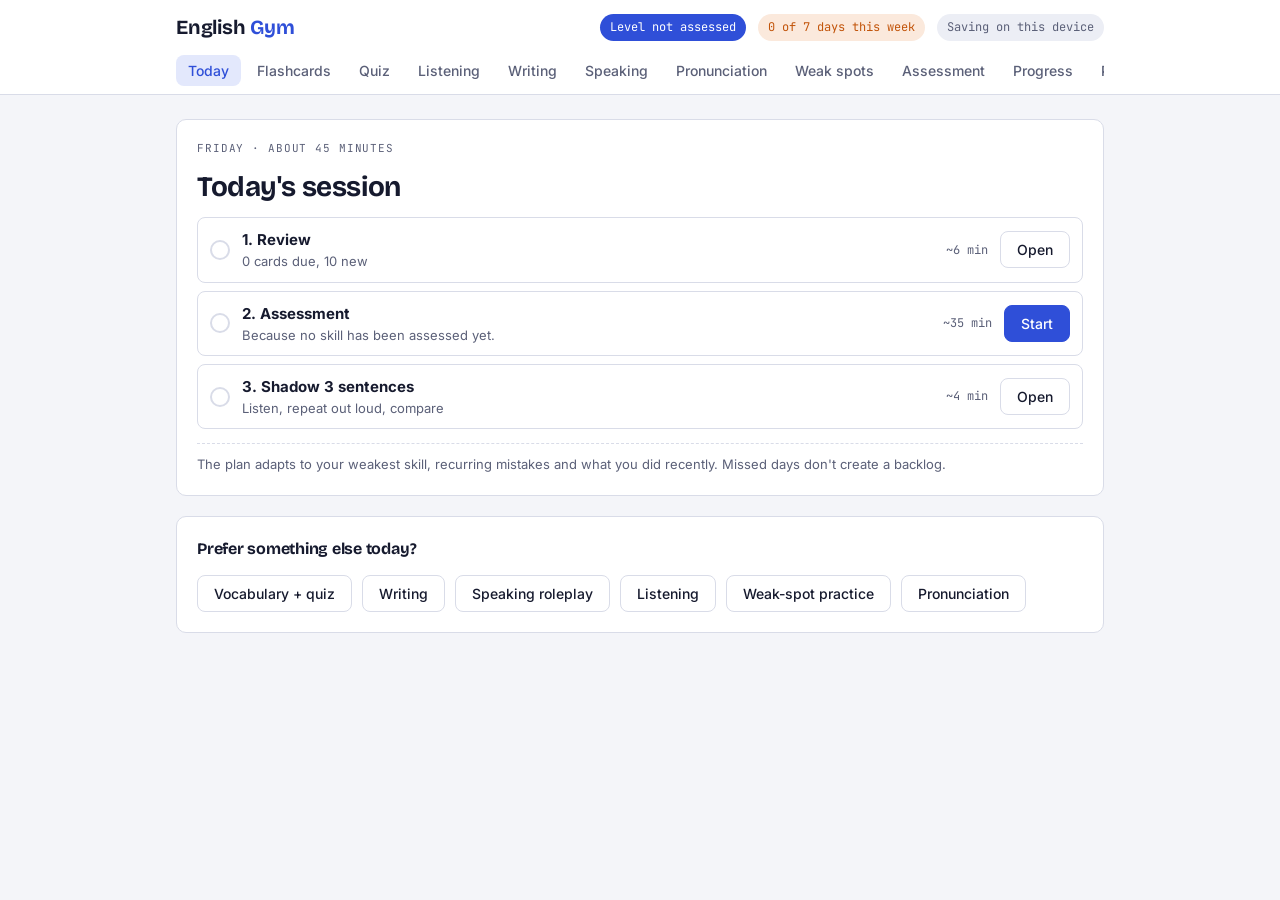
<file: index.html>
<!doctype html><html lang="en"><head><meta charset="utf-8">
<meta name="viewport" content="width=device-width,initial-scale=1,viewport-fit=cover">
<meta name="theme-color" content="#2f4fd8"><link rel="manifest" href="manifest.json">
<link rel="icon" href="icon-192.png"><link rel="apple-touch-icon" href="icon-192.png">
<style>*,*::before,*::after{box-sizing:border-box}html,body{margin:0}body{background:var(--bg,#f4f5f9)}</style>
<title>Paulik's English Gym</title>
<meta name="claude:viewport-fit-sides" content="cover">
<link rel="preconnect" href="https://fonts.googleapis.com">
<link rel="stylesheet" href="https://fonts.googleapis.com/css2?family=Bricolage+Grotesque:opsz,wght@12..96,500;12..96,700&family=Inter:wght@400;500;600&family=JetBrains+Mono:wght@500&display=swap">
<style>
/* Layout: sticky top bar with level + streak, tab rail, one working panel per mode, max 960px */
:root{
  --bg:#f4f5f9; --surface:#ffffff; --sunk:#eceef5; --line:#d9dce8;
  --fg:#161a2e; --muted:#5b6078; --accent:#2f4fd8; --accent-ink:#ffffff; --accent-soft:#e3e8fc;
  --warm:#c2540a; --warm-soft:#fbe9dc; --good:#1f8a4c; --good-soft:#e0f3e7; --bad:#c22f3a; --bad-soft:#fbe4e6;
  --display:"Bricolage Grotesque", "Segoe UI", system-ui, sans-serif;
  --body:"Inter", system-ui, -apple-system, "Segoe UI", sans-serif;
  --mono:"JetBrains Mono", ui-monospace, Menlo, monospace;
  --r:10px;
}
@media (prefers-color-scheme: dark){:root:not([data-theme="light"]){
  --bg:#10121c; --surface:#181b29; --sunk:#202436; --line:#2d3247;
  --fg:#e9ebf5; --muted:#9aa0bb; --accent:#7f97ff; --accent-ink:#0d1020; --accent-soft:#232c55;
  --warm:#f59a5b; --warm-soft:#3a2617; --good:#5cc98a; --good-soft:#173324; --bad:#f17a83; --bad-soft:#3b1c20; color-scheme:dark}}
:root[data-theme="dark"]{
  --bg:#10121c; --surface:#181b29; --sunk:#202436; --line:#2d3247;
  --fg:#e9ebf5; --muted:#9aa0bb; --accent:#7f97ff; --accent-ink:#0d1020; --accent-soft:#232c55;
  --warm:#f59a5b; --warm-soft:#3a2617; --good:#5cc98a; --good-soft:#173324; --bad:#f17a83; --bad-soft:#3b1c20; color-scheme:dark}
*{box-sizing:border-box}
body{background:var(--bg);color:var(--fg);font-family:var(--body);font-size:15px;line-height:1.55}
body::before{content:"";position:fixed;inset:0 0 auto;height:env(safe-area-inset-top,0px);z-index:10;background:var(--surface)}
.wrap{max-width:960px;margin:0 auto;padding-left:max(16px,env(safe-area-inset-left,0px));padding-right:max(16px,env(safe-area-inset-right,0px))}
header.top{position:sticky;top:env(safe-area-inset-top,0px);z-index:5;background:var(--surface);border-bottom:1px solid var(--line)}
.topin{display:flex;align-items:center;gap:12px;padding-block:12px;flex-wrap:wrap}
.brand{font-family:var(--display);font-weight:700;font-size:20px;letter-spacing:-.01em;margin-right:auto}
.brand span{color:var(--accent)}
.pill{font-family:var(--mono);font-size:12px;padding:4px 10px;border-radius:999px;background:var(--sunk);color:var(--muted);white-space:nowrap}
.pill.lvl{background:var(--accent);color:var(--accent-ink)}
.pill.fire{background:var(--warm-soft);color:var(--warm)}
nav.tabs{display:flex;gap:4px;overflow-x:auto;padding-bottom:8px;scrollbar-width:none}
nav.tabs::-webkit-scrollbar{display:none}
nav.tabs button{flex:0 0 auto;border:0;background:transparent;color:var(--muted);font:500 14px var(--body);padding:7px 12px;border-radius:8px;cursor:pointer}
nav.tabs button[aria-selected="true"]{background:var(--accent-soft);color:var(--accent)}
nav.tabs button:hover{color:var(--fg)}
main{padding-block:24px 64px;display:grid;gap:20px}
h1,h2,h3{font-family:var(--display);letter-spacing:-.015em;text-wrap:balance;margin:0}
h1{font-size:28px;line-height:1.15}
h2{font-size:21px}
h3{font-size:16px}
p{margin:0}
.muted{color:var(--muted)}
.small{font-size:13px}
.eyebrow{font-family:var(--mono);font-size:11px;text-transform:uppercase;letter-spacing:.08em;color:var(--muted)}
.panel{background:var(--surface);border:1px solid var(--line);border-radius:var(--r);padding:20px;display:grid;gap:14px;min-width:0}
.grid2{display:grid;grid-template-columns:repeat(auto-fit,minmax(260px,1fr));gap:16px}
.row{display:flex;gap:10px;flex-wrap:wrap;align-items:center}
.btn{border:1px solid var(--line);background:var(--surface);color:var(--fg);font:500 14px var(--body);padding:9px 16px;border-radius:8px;cursor:pointer}
.btn:hover{border-color:var(--accent)}
.btn.primary{background:var(--accent);border-color:var(--accent);color:var(--accent-ink)}
.btn.ghost{border-color:transparent;background:transparent;color:var(--accent);padding-inline:8px}
.btn:disabled{opacity:.5;cursor:not-allowed}
.btn:focus-visible,nav.tabs button:focus-visible,.opt:focus-visible,textarea:focus-visible,input:focus-visible,select:focus-visible{outline:2px solid var(--accent);outline-offset:2px}
.banner{background:var(--accent-soft);border-radius:var(--r);padding:16px 20px;display:flex;gap:14px;align-items:center;flex-wrap:wrap}
.banner p{flex:1 1 260px}
.stats{display:grid;grid-template-columns:repeat(auto-fit,minmax(130px,1fr));gap:12px}
.stat{background:var(--sunk);border-radius:8px;padding:12px 14px}
.stat b{display:block;font-family:var(--display);font-size:26px;font-variant-numeric:tabular-nums}
.stat span{font-size:12px;color:var(--muted)}
.mission{display:grid;gap:8px;margin:0;padding:0;list-style:none}
.mission li{display:flex;gap:12px;align-items:center;padding:10px 12px;border:1px solid var(--line);border-radius:8px}
.mission li .t{flex:1;min-width:0}
.mission li .min{font-family:var(--mono);font-size:12px;color:var(--muted)}
.check{width:20px;height:20px;border-radius:50%;border:2px solid var(--line);flex:0 0 auto}
.check.on{background:var(--good);border-color:var(--good)}
.tag{display:inline-block;font-family:var(--mono);font-size:11px;padding:2px 8px;border-radius:4px;background:var(--sunk);color:var(--muted)}
.tag.it{background:var(--accent-soft);color:var(--accent)}
.tag.gen{background:var(--warm-soft);color:var(--warm)}
/* flashcard */
.card{border:1px solid var(--line);border-radius:14px;padding:28px 24px;min-height:220px;display:grid;align-content:center;gap:10px;text-align:center;background:var(--surface)}
.card .word{font-family:var(--display);font-size:34px;font-weight:700;line-height:1.1;overflow-wrap:anywhere}
.card .def{font-size:16px}
.card .ex{font-style:italic;color:var(--muted)}
.rate{display:grid;grid-template-columns:repeat(4,1fr);gap:8px}
.rate .btn{display:grid;gap:2px;padding:10px 6px;text-align:center}
.rate .btn small{font-family:var(--mono);font-size:11px;color:var(--muted)}
.rate .again{border-color:var(--bad)} .rate .easy{border-color:var(--good)}
/* quiz */
.opts{display:grid;gap:8px}
.opt{text-align:left;border:1px solid var(--line);background:var(--surface);color:var(--fg);font:15px var(--body);padding:11px 14px;border-radius:8px;cursor:pointer}
.opt:hover{border-color:var(--accent)}
.opt.right{background:var(--good-soft);border-color:var(--good)}
.opt.wrong{background:var(--bad-soft);border-color:var(--bad)}
.progressbar{height:6px;background:var(--sunk);border-radius:3px;overflow:hidden}
.progressbar i{display:block;height:100%;background:var(--accent)}
textarea,input[type=text],select{width:100%;font:15px var(--body);color:var(--fg);background:var(--surface);border:1px solid var(--line);border-radius:8px;padding:10px 12px}
textarea{min-height:200px;resize:vertical;line-height:1.6}
label.f{display:grid;gap:6px;font-weight:500;font-size:14px}
.chips{display:flex;flex-wrap:wrap;gap:8px}
.chips label{display:flex;gap:6px;align-items:center;border:1px solid var(--line);border-radius:999px;padding:6px 12px;font-size:14px;cursor:pointer}
.chips input{accent-color:var(--accent)}
.fb{display:grid;gap:12px}
.score{font-family:var(--display);font-size:40px;font-weight:700;color:var(--accent);line-height:1}
.corr{border-left:3px solid var(--warm);padding:6px 12px;display:grid;gap:2px;background:var(--sunk);border-radius:0 6px 6px 0}
.corr del{color:var(--bad)} .corr ins{color:var(--good);text-decoration:none;font-weight:600}
.chat{display:grid;gap:10px;max-height:420px;overflow-y:auto;padding:4px}
.msg{max-width:85%;padding:10px 14px;border-radius:12px;overflow-wrap:anywhere}
.msg.them{background:var(--sunk);justify-self:start;border-bottom-left-radius:4px}
.msg.me{background:var(--accent);color:var(--accent-ink);justify-self:end;border-bottom-right-radius:4px}
.msg .who{font-family:var(--mono);font-size:10px;text-transform:uppercase;letter-spacing:.08em;opacity:.7;display:flex;gap:6px;align-items:center}
.speak{border:0;background:none;color:inherit;cursor:pointer;font-size:12px;padding:0;text-decoration:underline}
.scen{display:grid;grid-template-columns:repeat(auto-fit,minmax(220px,1fr));gap:10px}
.scen button{text-align:left;display:grid;gap:4px;border:1px solid var(--line);background:var(--surface);color:var(--fg);padding:14px;border-radius:10px;cursor:pointer;font:14px var(--body)}
.scen button:hover{border-color:var(--accent)}
.scen b{font-family:var(--display);font-size:16px}
table{border-collapse:collapse;width:100%;font-size:14px}
th,td{text-align:left;padding:8px 10px;border-bottom:1px solid var(--line);vertical-align:top}
th{font-family:var(--mono);font-size:11px;text-transform:uppercase;letter-spacing:.06em;color:var(--muted);font-weight:500}
td.num{font-variant-numeric:tabular-nums;font-family:var(--mono)}
.tablewrap{overflow-x:auto}
.bars{display:flex;align-items:flex-end;gap:4px;height:90px;border-bottom:1px solid var(--line)}
.bars div{flex:1;background:var(--accent);border-radius:3px 3px 0 0;min-height:2px;position:relative}
.bars div.zero{background:var(--line)}
.barlabels{display:flex;gap:4px;font-family:var(--mono);font-size:10px;color:var(--muted)}
.barlabels span{flex:1;text-align:center}
.note{font-size:13px;color:var(--muted);border-top:1px dashed var(--line);padding-top:10px}
.toast{position:fixed;left:50%;transform:translateX(-50%);bottom:calc(20px + env(safe-area-inset-bottom,0px));background:var(--fg);color:var(--bg);padding:10px 18px;border-radius:8px;font-size:14px;z-index:20}
.thinking{color:var(--muted);font-style:italic}
@media (prefers-reduced-motion: no-preference){.card,.panel{animation:rise .25s ease-out}@keyframes rise{from{transform:translateY(4px)}to{transform:none}}}
@media (max-width:480px){.card .word{font-size:28px}.rate .btn{font-size:13px}h1{font-size:24px}}
.chip{display:inline-block;font-family:var(--mono);font-size:11px;padding:2px 8px;border-radius:999px;background:var(--sunk);color:var(--muted);white-space:nowrap}
.chip.bad{background:var(--bad-soft);color:var(--bad)} .chip.warn{background:var(--warm-soft);color:var(--warm)} .chip.good{background:var(--good-soft);color:var(--good)}
.good-t{color:var(--good)} .bad-t{color:var(--bad)} .warn-t{color:var(--warm)}
.stat .sub{display:block;font-size:11px;color:var(--muted);margin-top:2px}
.opt.sel{border-color:var(--accent);background:var(--accent-soft)}
.reading{white-space:pre-wrap;background:var(--sunk);border-radius:8px;padding:14px 16px;line-height:1.7;max-width:68ch}
.crit{display:grid;gap:6px}
.crit>div{display:grid;grid-template-columns:minmax(120px,160px) 1fr 28px;gap:10px;align-items:center;font-size:14px}
.meter{height:8px;background:var(--sunk);border-radius:4px;overflow:hidden}.meter i{display:block;height:100%;background:var(--accent)}
details.panel>summary{cursor:pointer;list-style:none}
details.panel>summary::-webkit-details-marker{display:none}
details.panel>summary::before{content:"▸ ";color:var(--muted)} details.panel[open]>summary::before{content:"▾ "}
details>summary{cursor:pointer}
.fs{border:0;padding:0;margin:0;display:grid;gap:8px}.fs legend{font-weight:500;font-size:14px;margin-bottom:6px}
.corr.accent{border-left-color:var(--accent)}
.card input{max-width:360px;justify-self:center;text-align:center}
ol.mission{counter-reset:none}
.words{display:flex;flex-wrap:wrap;gap:6px;margin:0}
.words .w{font-family:var(--mono);font-size:13px;padding:3px 8px;border-radius:4px}
.words .w.ok{background:var(--good-soft);color:var(--good)} .words .w.miss{background:var(--bad-soft);color:var(--bad);text-decoration:underline dotted}
.pron-s{font-size:24px}
.mono-mark{font-family:var(--mono);font-size:14px;color:var(--accent);overflow-wrap:anywhere}
.spark svg{display:block;max-width:100%}
.reading p:last-child{margin-bottom:0}
</style>
<header class="top">
  <div class="wrap">
    <div class="topin">
      <div class="brand">English <span>Gym</span></div>
      <span class="pill lvl" id="hdrLevel">Level ?</span>
      <span class="pill fire" id="hdrStreak">this week</span>
      <span class="pill" id="hdrSync">Saving on this device</span>
    </div>
    <nav class="tabs" role="tablist" id="tabs"></nav>
  </div>
</header>
<main class="wrap" id="main"></main>
<div class="toast" id="toast" hidden></div>
<script>
/* Standalone (installed app) platform layer. Replaces the Claude runtime with the
   browser's own speech APIs. No Claude features, no account sync: those return null. */
window.EG_STANDALONE=true;
(function(){
  function webTTS(){
    const ss=window.speechSynthesis;if(!ss||typeof SpeechSynthesisUtterance==="undefined")return null;
    const ORDER=["buttery","airy","glassy","rounded"];
    let stateFns=[],cancelled=false,speaking=false;
    function emit(state,reason){stateFns.forEach(f=>{try{f({state,reason})}catch(e){}})}
    function pickVoices(){
      const want=(window.EG_VARIETY==="US")?"en-US":"en-GB";
      const all=ss.getVoices().filter(v=>/^en[-_]/i.test(v.lang));
      const norm=v=>v.lang.replace("_","-");
      const pref=all.filter(v=>norm(v)===want),rest=all.filter(v=>norm(v)!==want);
      return pref.concat(rest);
    }
    function speakOne(line,vs){return new Promise((res,rej)=>{
      const u=new SpeechSynthesisUtterance(String(line.text||""));
      const i=Math.max(0,ORDER.indexOf(line.voice||"buttery"));
      if(vs.length)u.voice=vs[i%vs.length];u.lang=u.voice?u.voice.lang:((window.EG_VARIETY==="US")?"en-US":"en-GB");
      u.rate=Math.min(1.5,Math.max(0.7,line.rate||1));
      u.onend=()=>res();u.onerror=e=>rej({code:(e&&e.error==="interrupted"||e&&e.error==="canceled")?"viewer_stopped":"unavailable",message:String(e&&e.error||"speech error")});
      ss.speak(u);
    })}
    return {
      async speak(input,opts){
        const lines=(Array.isArray(input)?input:[{text:input,...(opts||{})}]);
        ss.cancel();cancelled=false;speaking=true;emit("speaking");
        if(!ss.getVoices().length)await new Promise(r=>{ss.onvoiceschanged=r;setTimeout(r,1500)});
        const vs=pickVoices();
        try{for(const l of lines){if(cancelled)throw{code:"viewer_stopped"};await speakOne(l,vs)}speaking=false;emit("idle","completed")}
        catch(e){speaking=false;emit("idle","viewer_stopped");throw e}
      },
      stop(){cancelled=true;ss.cancel()},
      onState(f){stateFns.push(f);return()=>{stateFns=stateFns.filter(x=>x!==f)}}
    };
  }
  function webDict(){
    const R=window.SpeechRecognition||window.webkitSpeechRecognition;if(!R)return null;
    let P=[],F=[],St=[],rec=null,stopWait=null;
    const fire=(arr,v)=>arr.forEach(f=>{try{f(v)}catch(e){}});
    const sub=(arr,f)=>{arr.push(f);return()=>{const i=arr.indexOf(f);if(i>=0)arr.splice(i,1)}};
    return {
      onPartial:f=>sub(P,f),onFinal:f=>sub(F,f),onState:f=>sub(St,f),
      start(){return new Promise((res,rej)=>{
        try{if(rec)rec.abort()}catch(e){}
        rec=new R();rec.lang="en-GB";rec.continuous=true;rec.interimResults=true;
        let ok=false;
        rec.onstart=()=>{ok=true;fire(St,{state:"listening"});res()};
        rec.onresult=ev=>{let interim="";for(let i=ev.resultIndex;i<ev.results.length;i++){const r=ev.results[i];if(r.isFinal)fire(F,{text:r[0].transcript.trim()});else interim+=r[0].transcript}if(interim)fire(P,{text:interim.trim()})};
        rec.onerror=ev=>{const code=(ev.error==="not-allowed"||ev.error==="service-not-allowed")?"not_granted":"unavailable";if(!ok)rej({code,message:ev.error})};
        rec.onend=()=>{rec=null;fire(St,{state:"idle",reason:"stopped"});if(stopWait){stopWait();stopWait=null}};
        try{rec.start()}catch(e){rej({code:"unavailable",message:String(e)})}
      })},
      stop(){return new Promise(r=>{if(!rec)return r();stopWait=r;try{rec.stop()}catch(e){r()}setTimeout(r,3000)})}
    };
  }
  const caps={tts:webTTS(),dictation:webDict()};
  window.claude={use:n=>Promise.resolve(caps[n]||null)};
  if("serviceWorker" in navigator&&location.protocol!=="file:")window.addEventListener("load",()=>navigator.serviceWorker.register("sw.js").catch(()=>{}));
})();
</script>
<script>
/* ================= CONTENT ================= */
const LEVELS=["A2","B1","B2","C1"];
const ALL_LEVELS=["A1","A2","B1","B2","C1","C2"];
const CATS=["articles","prepositions","present perfect","past tenses","tenses (other)","question formation","word order","conditionals","passive","verb patterns","countables","subject-verb agreement","collocations","linkers","vocabulary","naturalness & register","spelling & punctuation","other"];
const SKILLS=[["grammar","Grammar & vocabulary"],["reading","Reading"],["listening","Listening"],["writing","Writing"],["speaking","Speaking"]];

/* Vocabulary. Order of the first 60 items must never change: card ids are "d"+index and your review history is keyed on them.
   Fields: w, pos/cat, hu (Hungarian meaning), def, ex, track (gen|it), lvl, syn?, ant?, note? */
const DECK_RAW=[
["get the hang of","expression","ráérez, belejön","to learn how to do something after some practice","After a week I finally got the hang of the new keyboard shortcuts.","gen","B1"],
["look forward to","phrasal verb","(örömmel) vár valamit","to feel happy about something that will happen","I'm looking forward to the summer break.","gen","B1"],
["put off","phrasal verb","elhalaszt, halogat","to delay doing something","Stop putting off your thesis and write one page today.","gen","B1",{syn:"postpone, delay"}],
["figure out","phrasal verb","rájön, kitalál","to understand or solve something after thinking","I can't figure out why the test keeps failing.","gen","B1",{syn:"work out"}],
["come up with","phrasal verb","kitalál (ötletet), előáll valamivel","to think of an idea or plan","We need to come up with a name for the app.","gen","B1"],
["turn down","phrasal verb","visszautasít","to refuse an offer or request","She turned down the job because the salary was too low.","gen","B1",{syn:"reject, decline",ant:"accept"}],
["make sense","collocation","van értelme, érthető","to be clear and logical","Does this explanation make sense to you?","gen","A2"],
["take part in","collocation","részt vesz valamiben","to join an activity","Over 200 students took part in the hackathon.","gen","A2",{syn:"participate in"}],
["on the other hand","linker","másrészt","used to give a contrasting point","The city is expensive. On the other hand, the salaries are higher.","gen","B1"],
["nevertheless","linker","mindazonáltal, ennek ellenére","despite what was just said","The task was hard; nevertheless, we finished on time.","gen","B2",{syn:"however, even so"}],
["whereas","linker","míg, ezzel szemben","compares two different facts","I prefer backend work, whereas my friend loves design.","gen","B2"],
["reluctant","word","vonakodó, nem szívesen tesz valamit","not willing to do something","He was reluctant to speak English in class at first.","gen","B2",{syn:"unwilling",ant:"eager"}],
["overwhelmed","word","túlterhelt, elárasztott (érzés)","having too much to deal with","I felt overwhelmed during the exam period.","gen","B1"],
["straightforward","word","egyszerű, egyértelmű","easy to understand or do","The installation is pretty straightforward.","gen","B2",{syn:"simple",ant:"complicated"}],
["thorough","word","alapos","careful and complete","She did a thorough review of the code.","gen","B2",{syn:"careful, detailed",ant:"careless"}],
["eventually","word","végül (hosszabb idő után)","in the end, after a long time","Eventually we found the bug in the config file.","gen","B1",{note:"False friend: it does NOT mean 'esetleg'. For 'esetleg' say 'possibly' or 'maybe'."}],
["a piece of cake","idiom","gyerekjáték","something very easy","The first assignment was a piece of cake.","gen","B1"],
["break the ice","idiom","megtöri a jeget","to make people feel relaxed in a new situation","He told a joke to break the ice at the meeting.","gen","B2"],
["cut corners","idiom","összecsap valamit, a minőség rovására spórol","to do something badly to save time or money","If you cut corners on testing, users will find the bugs.","gen","B2"],
["the bottom line","idiom","a lényeg","the most important fact","The bottom line is that we need more users.","gen","C1"],
["make ends meet","idiom","kijön a pénzéből","to have just enough money to live","Many students work part-time to make ends meet.","gen","B2"],
["commute","word","ingázás; ingázik","the regular journey to work or school","My commute to the university takes 20 minutes by tram.","gen","B1"],
["take for granted","expression","természetesnek vesz","to not value something because it is always there","We take fast internet for granted.","gen","B2"],
["drawback","word","hátrány","a disadvantage","The main drawback of remote work is isolation.","gen","B2",{syn:"disadvantage, downside",ant:"advantage"}],
["inevitable","word","elkerülhetetlen","certain to happen","Some mistakes are inevitable when you learn a language.","gen","C1",{syn:"unavoidable"}],
["nuance","word","árnyalat, finom különbség","a very small difference in meaning","Native speakers notice the nuance between 'job' and 'career'.","gen","C1"],
["albeit","linker","bár, habár (formális)","although (formal)","The plan worked, albeit more slowly than expected.","gen","C1"],
["keep in mind","expression","észben tart","to remember something important","Keep in mind that the deadline is Friday.","gen","B1",{syn:"bear in mind"}],
["to be honest","expression","őszintén szólva","used before saying what you really think","To be honest, I didn't enjoy the film.","gen","A2"],
["run out of","phrasal verb","kifogy valamiből","to have none left","We ran out of time before the last question.","gen","B1"],
["deploy","IT term","élesít, telepít (éles környezetbe)","to release software so it runs in production","We deploy a new version every Thursday.","it","B1"],
["deadline","business term","határidő","the time by which something must be finished","The deadline for the project report is next Monday.","it","A2"],
["stakeholder","business term","érintett fél, érdekelt fél","a person with an interest in a project or company","We presented the prototype to the main stakeholders.","it","B2"],
["scalable","IT term","skálázható","able to grow and handle more users or data","The architecture needs to be scalable to a million users.","it","B2"],
["bottleneck","IT term","szűk keresztmetszet","a point where a process slows down","The database query is the bottleneck of the whole app.","it","B2"],
["requirements","IT term","követelmények","what a system must do","The client changed the requirements twice this sprint.","it","B1"],
["sprint","IT term","sprint (rövid, fix fejlesztési ciklus)","a short fixed work period in Scrum","In this sprint we focus on the payment feature.","it","B1"],
["stand-up","IT term","napi rövid csapatmegbeszélés","a short daily team meeting","In the stand-up I said what I did yesterday and what I'll do today.","it","B1"],
["backlog","IT term","teendőlista, hátralék","a list of tasks still to be done","Let's add that idea to the backlog.","it","B1"],
["workaround","IT term","kerülőmegoldás","a temporary way to avoid a problem","There's no fix yet, but there is a workaround.","it","B2"],
["troubleshoot","IT term","hibát keres és elhárít","to find and fix problems","I spent the morning troubleshooting the network.","it","B2"],
["legacy system","IT term","örökölt (régi, még használt) rendszer","an old system still in use","Many banks still run legacy systems written in COBOL.","it","B2"],
["revenue","business term","árbevétel","money a company earns from sales","Our revenue grew by 15% this quarter.","it","B1"],
["profit margin","business term","haszonkulcs, profitráta","the percentage of revenue that is profit","Software has a higher profit margin than hardware.","it","B2"],
["ROI","business term","megtérülés (befektetésarányos)","return on investment: profit compared to cost","The ROI of the new CRM system was positive after one year.","it","B2"],
["KPI","business term","kulcs teljesítménymutató","key performance indicator: a measurable goal","Our main KPI is monthly active users.","it","B2"],
["outsource","business term","kiszervez","to pay another company to do work","They outsource customer support to a firm in Portugal.","it","B2"],
["data breach","IT term","adatszivárgás, adatvédelmi incidens","an incident where private data is stolen","The data breach affected two million customers.","it","B2"],
["compliance","business term","(szabályoknak való) megfelelés","following laws and rules, e.g. GDPR","GDPR compliance is required for all EU customers.","it","C1"],
["leverage","business term","kihasznál, kiaknáz","to use something to get the best result","We can leverage cloud services to cut costs.","it","C1"],
["streamline","business term","egyszerűsít, hatékonyabbá tesz","to make a process simpler and more efficient","The new tool streamlines our invoicing process.","it","C1"],
["benchmark","IT term","viszonyítási alap; teljesítményt mér","a standard to compare performance","We benchmarked three databases before choosing one.","it","B2"],
["follow up","phrasal verb","utánanéz, később visszajelez","to contact someone again about something","I'll follow up with an email after the meeting.","it","B1"],
["touch base","idiom","röviden egyeztet","to briefly contact someone","Let's touch base on Friday about the release.","it","B2"],
["on the same page","idiom","ugyanazt érti, egyetért","to agree and understand the same thing","Before coding, let's make sure we're on the same page.","it","B2"],
["ballpark figure","idiom","hozzávetőleges becslés","a rough estimate","Can you give me a ballpark figure for the cost?","it","C1"],
["user-friendly","word","felhasználóbarát","easy for people to use","The new dashboard is much more user-friendly.","it","B1"],
["feasibility","business term","megvalósíthatóság","how possible or practical something is","We did a feasibility study before the project.","it","C1"],
["roll out","phrasal verb","(fokozatosan) bevezet","to introduce a new product or system gradually","We'll roll out the update to 10% of users first.","it","B2"],
["attachment","word","csatolmány","a file sent with an email","Please find the report attached.","it","A2"],
/* ---- added in 2.0 ---- */
["make a decision","collocation","döntést hoz","to decide something","We need to make a decision by Friday.","gen","B1",{note:"Not 'do a decision' or 'bring a decision' (hozni → make)."}],
["solve a problem","collocation","megold egy problémát","to find an answer to a problem","Restarting the router solved the problem.","gen","A2"],
["gain experience","collocation","tapasztalatot szerez","to get practical knowledge by doing something","I want to gain experience in IT support before I specialise.","it","B1"],
["meet a deadline","collocation","tartja a határidőt","to finish something on time","We worked late to meet the deadline.","it","B1",{ant:"miss a deadline"}],
["miss a deadline","collocation","lekési a határidőt","to not finish something on time","If we miss the deadline, the client will pay less.","it","B1"],
["troubleshoot a network issue","collocation","hálózati hibát hárít el","to find and fix a problem with a network","I spent an hour troubleshooting a network issue in the lab.","it","B2"],
["deploy an application","collocation","alkalmazást élesít","to put an application into production","We deploy the application with one command.","it","B1"],
["raise a concern","collocation","aggályt vet fel","to say that you are worried about something","She raised a concern about data privacy.","it","B2"],
["run a meeting","collocation","megbeszélést vezet","to lead a meeting","Our team lead runs the meeting every Monday.","it","B2"],
["take responsibility for","collocation","felelősséget vállal valamiért","to accept that something is your job or your fault","I take full responsibility for the mistake.","gen","B1"],
["pay attention to","collocation","figyel valamire","to watch, listen or think carefully","Pay attention to the error code, not just the message.","gen","A2"],
["do research","collocation","kutatást végez, utánanéz","to study a subject carefully to find information","I did some research before the interview.","gen","B1",{note:"'research' is uncountable: some research, not 'a research'."}],
["make progress","collocation","halad, fejlődik","to get better or move forward","I'm making progress with my listening.","gen","B1"],
["have a look at","expression","ránéz, megnéz","to look at something quickly","Could you have a look at my code?","it","A2"],
["set up","phrasal verb","beállít, létrehoz","to prepare or configure something","Can you set up a new account for the intern?","it","B1"],
["back up","phrasal verb","biztonsági mentést készít","to make a copy of data in case it is lost","Always back up your files before an update.","it","B1"],
["log in","phrasal verb","bejelentkezik","to enter your username and password","I can't log in to my email.","it","A2"],
["reset a password","collocation","jelszót visszaállít","to change a password so the user can log in again","I reset her password and asked her to change it.","it","A2"],
["reboot","IT term","újraindít","to restart a computer or device","Have you tried rebooting the router?","it","A2",{syn:"restart"}],
["bandwidth","IT term","sávszélesség; (átvitt) szabad kapacitás","the amount of data a connection can carry; informally, time or energy","I don't have the bandwidth for another project this week.","it","B2"],
["latency","IT term","késleltetés","the delay before data is transferred","High latency makes video calls frustrating.","it","B2"],
["firewall","IT term","tűzfal","a system that blocks unwanted network traffic","The firewall blocked the connection to port 22.","it","B1"],
["phishing","IT term","adathalászat","fake messages that try to steal passwords or data","The email was a phishing attempt to steal passwords.","it","B1"],
["two-factor authentication","IT term","kétlépcsős azonosítás","logging in with a password plus a second check, such as a code","Turn on two-factor authentication for your bank account.","it","B1"],
["query","IT term","lekérdezés; lekérdez","a request for data from a database","This SQL query returns all active customers.","it","B1"],
["primary key","IT term","elsődleges kulcs","a column that uniquely identifies each row in a table","Each table needs a primary key.","it","B2"],
["redundancy","IT term","redundancia, tartalék (rendszer); (munkahelyen) leépítés","extra parts that keep a system running if one fails","We added redundancy so the service stays up if one server fails.","it","C1"],
["ticket","IT term","hibajegy","a support request recorded in a system","Please open a ticket and the support team will contact you.","it","B1"],
["escalate","IT term","továbbít magasabb szintre (eszkalál)","to pass a problem to someone more senior","If I can't solve it, I escalate the ticket to second-line support.","it","B2"],
["reproduce a bug","collocation","reprodukál egy hibát","to make a bug happen again on purpose to study it","I can't reproduce the bug on my machine.","it","B2"],
["root cause","IT term","kiváltó ok","the original reason for a problem","We still don't know the root cause of the outage.","it","B2"],
["outage","IT term","kiesés, leállás","a period when a service is not working","The outage lasted two hours.","it","B2",{syn:"downtime"}],
["cash flow","business term","pénzforgalom, cash flow","money moving in and out of a business","Many start-ups fail because of cash flow problems.","it","B2"],
["invest in","collocation","befektet valamibe","to put money into something to make a profit","He invests in index funds every month.","it","B1"],
["diversify","business term","diverzifikál, megosztja (a kockázatot)","to spread money across different investments","It's safer to diversify your investments.","it","C1"],
["share price","business term","részvényárfolyam","the price of one share of a company","The share price fell after the announcement.","it","B2"],
["make a profit","collocation","nyereséget termel","to earn more than you spend","The company made a profit for the first time last year.","it","B1",{ant:"make a loss"}],
["negotiate","business term","tárgyal, alkudozik","to discuss something to reach an agreement","We negotiated a better price with the supplier.","it","B2"],
["agenda","business term","napirend","a list of topics for a meeting","What's on the agenda for today's meeting?","it","B1",{note:"Not 'agenda' as in 'határidőnapló/naptár'."}],
["action item","business term","teendő (megbeszélés után)","a task someone must do after a meeting","Let's go through the action items before we finish.","it","B2"],
["by the way","expression","egyébként, apropó","used to add a new topic","By the way, the meeting moved to three.","gen","A2"],
["I'm not sure I follow","expression","nem biztos, hogy értem","a polite way to say you don't understand","Sorry, I'm not sure I follow. Could you explain that again?","gen","B1"],
["it's up to you","expression","rajtad múlik, te döntesz","you can decide","We can meet online or in person; it's up to you.","gen","A2"],
["hang out","phrasal verb","lóg, együtt van (barátokkal)","to spend free time with friends","We usually hang out by the river on Sundays.","gen","A2"],
["catch up","phrasal verb","beszélget (rég nem látott baráttal); behozza a lemaradást","to talk with someone you haven't seen for a while; to reach the same level","Let's catch up over coffee next week.","gen","B1"],
["work out","phrasal verb","edz; megold, kiderít","to exercise; to find the answer","I work out three times a week.","gen","B1"],
["open-world game","collocation","nyitott világú játék","a video game where players can move freely through a large world","GTA 6 is one of the most anticipated open-world games in years.","gen","B1"],
["storyline","word","történet, cselekmény","the plot of a book, film or game","The storyline was more interesting than the gameplay.","gen","B1",{syn:"plot"}],
["spoiler","word","(cselekményt elárul) spoiler","information that reveals what happens in a story","No spoilers, please! I haven't finished the game.","gen","B1"],
["jet lag","word","időeltolódás okozta fáradtság","tiredness after flying across time zones","I had terrible jet lag after flying to New York.","gen","B1"],
["book a table","collocation","asztalt foglal","to reserve a table in a restaurant","I'd like to book a table for two at seven.","gen","A2"],
["to be fair","expression","az igazsághoz hozzátartozik","used to add a point that is fair to someone","To be fair, the first version was built in two weeks.","gen","B2"],
["I see your point, but","expression","értem, mire gondolsz, de","a polite way to disagree","I see your point, but I think the cost is too high.","gen","B1"],
["in the long run","expression","hosszú távon","over a long period of time","Automated tests save time in the long run.","gen","B2"],
["gain weight","collocation","hízik","to become heavier","I gained weight during the exam period.","gen","B1",{ant:"lose weight"}],
["face a challenge","collocation","kihívással szembesül","to deal with a difficult situation","Every junior developer faces the same challenges.","gen","B2"]
];
const DECK=DECK_RAW.map((d,i)=>({id:"d"+i,w:d[0],cat:d[1],hu:d[2],def:d[3],ex:d[4],track:d[5],lvl:d[6],...(d[7]||{})}));

/* Practice items (quiz + targeted practice). id is stable for mastery tracking. */
const GRAMMAR=[
// articles
{id:"g-ar1",q:"She's ___ engineer at a software company.",o:["a","an","the","—"],a:1,cat:"articles",n:"'an' before a vowel sound.",lvl:"A2"},
{id:"g-ar2",q:"___ internet has changed how we work.",o:["A","An","The","—"],a:2,cat:"articles",n:"'the internet' is unique, so it takes 'the'.",lvl:"B1"},
{id:"g-ar3",q:"He is ___ best developer in our team.",o:["a","—","the","most"],a:2,cat:"articles",n:"Superlatives take 'the'.",lvl:"A2"},
{id:"g-ar4",q:"I usually go to work by ___ bus.",o:["a","the","—","an"],a:2,cat:"articles",n:"'by + transport' takes no article.",lvl:"B1"},
{id:"g-ar5",q:"___ life of a support technician is never boring.",o:["A","The","—","An"],a:1,cat:"articles",n:"'The life of...' is made specific by 'of'.",lvl:"B2"},
{id:"g-ar6",q:"I want to become ___ IT consultant.",o:["a","an","the","—"],a:1,cat:"articles",n:"Jobs take a/an; 'IT' starts with a vowel sound (/aɪ/).",lvl:"A2"},
{id:"g-ar7",q:"___ data security is important for every company.",o:["The","A","—","An"],a:2,cat:"articles",n:"A general, uncountable idea takes no article.",lvl:"B2"},
{id:"g-ar8",q:"Can you close ___ window? It's cold in here.",o:["a","the","—","an"],a:1,cat:"articles",n:"You both know which window: 'the'.",lvl:"A2"},
// prepositions
{id:"g-pr1",q:"I've been working here ___ three years.",o:["since","for","during","from"],a:1,cat:"prepositions",n:"'for' + a length of time; 'since' + a starting point.",lvl:"B1"},
{id:"g-pr2",q:"I'm interested ___ machine learning.",o:["on","about","in","for"],a:2,cat:"prepositions",n:"interested in.",lvl:"B1"},
{id:"g-pr3",q:"It depends ___ the budget.",o:["of","from","on","in"],a:2,cat:"prepositions",n:"depend on (Hungarian 'függ valamitől' tempts you to say 'from').",lvl:"B1"},
{id:"g-pr4",q:"We discussed ___ the new feature.",o:["about","on","—","over"],a:2,cat:"prepositions",n:"'discuss' takes no preposition.",lvl:"B2"},
{id:"g-pr5",q:"The meeting is ___ 3 pm ___ Friday.",o:["at / on","in / at","on / in","at / in"],a:0,cat:"prepositions",n:"at + clock time, on + day.",lvl:"A2"},
{id:"g-pr6",q:"Please reply ___ this email by Friday.",o:["—","on","to","at"],a:2,cat:"prepositions",n:"reply to something.",lvl:"B1"},
{id:"g-pr7",q:"She's good ___ explaining technical things.",o:["in","at","on","with"],a:1,cat:"prepositions",n:"good at something.",lvl:"A2"},
{id:"g-pr8",q:"I'll be there ___ ten minutes.",o:["after","in","during","for"],a:1,cat:"prepositions",n:"'in ten minutes' = ten minutes from now.",lvl:"B1"},
{id:"g-pr9",q:"We arrived ___ Budapest late at night.",o:["to","at","in","on"],a:2,cat:"prepositions",n:"arrive in a city, arrive at a building; never 'arrive to'.",lvl:"B1"},
{id:"g-pr10",q:"The crash was caused ___ a missing config file.",o:["from","by","of","with"],a:1,cat:"prepositions",n:"caused by.",lvl:"B1"},
// present perfect
{id:"g-pp1",q:"I ___ this bug three times this week.",o:["fixed","have fixed","fix","had fixed"],a:1,cat:"present perfect",n:"'this week' is unfinished time: present perfect.",lvl:"B1"},
{id:"g-pp2",q:"___ you ever ___ a presentation in English?",o:["Did / give","Have / given","Have / gave","Do / give"],a:1,cat:"present perfect",n:"Life experience with 'ever': present perfect.",lvl:"B1"},
{id:"g-pp3",q:"I ___ in Szeged since 2021.",o:["live","am living","have lived","lived"],a:2,cat:"present perfect",n:"since + a situation that continues now: present perfect (Hungarian uses present tense here).",lvl:"B1"},
{id:"g-pp4",q:"She ___ just ___ the new version.",o:["has / deployed","did / deploy","is / deploying","have / deployed"],a:0,cat:"present perfect",n:"'just' + a recent result: present perfect.",lvl:"B1"},
{id:"g-pp5",q:"How long ___ you known your team lead?",o:["do","are","have","did"],a:2,cat:"present perfect",n:"How long + a state up to now: present perfect.",lvl:"B1"},
{id:"g-pp6",q:"We ___ the meeting yesterday, so the decision is final.",o:["have had","had","have","had had"],a:1,cat:"present perfect",n:"A finished time ('yesterday') needs past simple, not present perfect.",lvl:"B1"},
// past tenses
{id:"g-pt1",q:"Yesterday I ___ the presentation.",o:["have finished","finished","had finish","finish"],a:1,cat:"past tenses",n:"Finished past time ('yesterday'): past simple.",lvl:"A2"},
{id:"g-pt2",q:"By the time we arrived, the meeting ___.",o:["already started","has already started","had already started","was already start"],a:2,cat:"past tenses",n:"An earlier past action: past perfect.",lvl:"B2"},
{id:"g-pt3",q:"I ___ a report when the power went off.",o:["wrote","was writing","have written","had write"],a:1,cat:"past tenses",n:"Past continuous for an action in progress when something interrupted it.",lvl:"B1"},
{id:"g-pt4",q:"When I was a child, I ___ play video games every evening.",o:["use to","used to","was used to","am used to"],a:1,cat:"past tenses",n:"used to + verb = a past habit.",lvl:"B1"},
{id:"g-pt5",q:"She ___ the email before she realised it had a mistake.",o:["has sent","had sent","sends","was send"],a:1,cat:"past tenses",n:"The first of two past actions: past perfect.",lvl:"B2"},
// question formation
{id:"g-qf1",q:"Where ___ you work?",o:["do","are","does","—"],a:0,cat:"question formation",n:"Present simple questions need 'do'.",lvl:"A2"},
{id:"g-qf2",q:"Can you tell me where ___?",o:["is the server room","the server room is","is server room","the server room"],a:1,cat:"question formation",n:"Indirect questions use statement word order.",lvl:"B2"},
{id:"g-qf3",q:"What ___ when the error appeared?",o:["you did","did you do","you do","have you did"],a:1,cat:"question formation",n:"Past questions: did + subject + base verb.",lvl:"A2"},
{id:"g-qf4",q:"Who ___ the database last night?",o:["did change","changed","did changed","has change"],a:1,cat:"question formation",n:"Subject questions (who did it?) take no 'did'.",lvl:"B2"},
{id:"g-qf5",q:"Do you know what time ___?",o:["does the meeting start","the meeting starts","starts the meeting","is the meeting start"],a:1,cat:"question formation",n:"Indirect question: statement word order, no 'does'.",lvl:"B2"},
{id:"g-qf6",q:"How long ___ it take to restore the backup?",o:["does","is","has","do"],a:0,cat:"question formation",n:"'How long does it take...?'",lvl:"A2"},
// word order
{id:"g-wo1",q:"Which sentence is correct?",o:["I like very much this job.","I like this job very much.","I very much like this job much.","Very much I like this job."],a:1,cat:"word order",n:"Don't put an adverb between the verb and its object.",lvl:"B1"},
{id:"g-wo2",q:"Which sentence is correct?",o:["She always is late.","She is always late.","Always she is late.","She is late always."],a:1,cat:"word order",n:"Frequency adverbs go after 'be' but before main verbs.",lvl:"A2"},
{id:"g-wo3",q:"Which sentence is correct?",o:["Yesterday I have seen him in the office.","I saw him in the office yesterday.","I saw yesterday him in the office.","I in the office saw him yesterday."],a:1,cat:"word order",n:"Subject – verb – object – place – time.",lvl:"B1"},
{id:"g-wo4",q:"Which sentence is correct?",o:["I can't find anywhere my keys.","I can't find my keys anywhere.","Anywhere I can't find my keys.","I can't anywhere find my keys."],a:1,cat:"word order",n:"The object comes right after the verb; place words after it.",lvl:"B1"},
{id:"g-wo5",q:"Hardly ___ the server restarted when it crashed again.",o:["had","has","did","was"],a:0,cat:"word order",n:"'Hardly had ... when ...' (inversion).",lvl:"C1"},
// conditionals
{id:"g-co1",q:"If I ___ more time, I would learn Rust.",o:["have","had","would have","will have"],a:1,cat:"conditionals",n:"Second conditional: if + past, would + verb.",lvl:"B1"},
{id:"g-co2",q:"I wish I ___ more English at school.",o:["studied","had studied","have studied","would study"],a:1,cat:"conditionals",n:"Regret about the past: wish + past perfect.",lvl:"B2"},
{id:"g-co3",q:"If you ___ the cable, the router restarts.",o:["unplug","will unplug","unplugged","would unplug"],a:0,cat:"conditionals",n:"Zero conditional for facts: if + present, present.",lvl:"B1"},
{id:"g-co4",q:"If I ___ you, I'd ask for a pay rise.",o:["am","was","were","be"],a:2,cat:"conditionals",n:"'If I were you' is the standard form for advice.",lvl:"B1"},
{id:"g-co5",q:"If they had backed up the data, they ___ it.",o:["wouldn't lose","won't lose","wouldn't have lost","didn't lose"],a:2,cat:"conditionals",n:"Third conditional: would have + past participle.",lvl:"B2"},
{id:"g-co6",q:"Unless you ___ the update, the bug will stay.",o:["install","will install","don't install","installed"],a:0,cat:"conditionals",n:"unless = if not, followed by the present.",lvl:"B2"},
// passive
{id:"g-pa1",q:"The data ___ every night at 2 am.",o:["backs up","is backed up","is backing","backed up"],a:1,cat:"passive",n:"The data does not do the action: passive.",lvl:"B1"},
{id:"g-pa2",q:"The software ___ for two years before it was replaced.",o:["was used","has been used","is used","uses"],a:0,cat:"passive",n:"A finished past period + passive.",lvl:"B2"},
{id:"g-pa3",q:"The new feature ___ next month.",o:["will release","will be released","is releasing","releases"],a:1,cat:"passive",n:"The feature doesn't release itself: passive.",lvl:"B1"},
{id:"g-pa4",q:"All passwords must ___ every 90 days.",o:["change","be changed","changed","be changing"],a:1,cat:"passive",n:"modal + be + past participle.",lvl:"B2"},
{id:"g-pa5",q:"The report ___ by the manager last week.",o:["wrote","was written","has written","is writing"],a:1,cat:"passive",n:"Past simple passive: was/were + past participle.",lvl:"B1"},
// verb patterns
{id:"g-vp1",q:"I look forward to ___ from you.",o:["hear","hearing","heard","be hearing"],a:1,cat:"verb patterns",n:"'look forward to' + -ing.",lvl:"B1"},
{id:"g-vp2",q:"He made me ___ the whole report again.",o:["to write","writing","write","wrote"],a:2,cat:"verb patterns",n:"make someone + base verb.",lvl:"B2"},
{id:"g-vp3",q:"I'd rather you ___ the code before pushing it.",o:["test","tested","will test","testing"],a:1,cat:"verb patterns",n:"would rather + someone + past simple.",lvl:"C1"},
{id:"g-vp4",q:"I'm not used to ___ up so early.",o:["get","getting","got","be getting"],a:1,cat:"verb patterns",n:"be used to + -ing.",lvl:"B1"},
{id:"g-vp5",q:"She suggested ___ the release until Monday.",o:["to postpone","postponing","postpone","that postponing"],a:1,cat:"verb patterns",n:"suggest + -ing.",lvl:"B2"},
{id:"g-vp6",q:"I'd like ___ about the role.",o:["to know more","knowing more","know more","to knowing more"],a:0,cat:"verb patterns",n:"would like + to-infinitive.",lvl:"A2"},
{id:"g-vp7",q:"Remember ___ the server room door when you leave.",o:["lock","to lock","locking","locked"],a:1,cat:"verb patterns",n:"remember to do = don't forget a future task.",lvl:"B1"},
// countables
{id:"g-cn1",q:"We need ___ information before we decide.",o:["more","many","a few","several"],a:0,cat:"countables",n:"'information' is uncountable.",lvl:"B1"},
{id:"g-cn2",q:"Can you give me some ___ on my CV?",o:["advices","advice","an advice","advise"],a:1,cat:"countables",n:"'advice' is uncountable; 'advise' is the verb.",lvl:"B1"},
{id:"g-cn3",q:"She has ___ experience with cloud platforms.",o:["a lot of","many","a few","much of"],a:0,cat:"countables",n:"'experience' (skill) is uncountable.",lvl:"B1"},
{id:"g-cn4",q:"How ___ equipment do we need for the lab?",o:["many","much","few","a lot"],a:1,cat:"countables",n:"'equipment' is uncountable: how much.",lvl:"B1"},
{id:"g-cn5",q:"There are ___ new features in this release.",o:["much","a few","a little","an"],a:1,cat:"countables",n:"'features' is a countable plural: a few.",lvl:"A2"},
// collocations
{id:"g-cl1",q:"I ___ a mistake in the calculation.",o:["did","made","took","had"],a:1,cat:"collocations",n:"make a mistake.",lvl:"A2"},
{id:"g-cl2",q:"Let's ___ a break.",o:["make","do","take","get"],a:2,cat:"collocations",n:"take a break.",lvl:"A2"},
{id:"g-cl3",q:"She ___ a lot of research before the interview.",o:["made","did","took","gave"],a:1,cat:"collocations",n:"do research.",lvl:"B1"},
{id:"g-cl4",q:"We need to ___ a decision today.",o:["do","make","bring","give"],a:1,cat:"collocations",n:"make a decision (not 'bring', from 'döntést hoz').",lvl:"B1"},
{id:"g-cl5",q:"I hope to ___ experience in IT support this summer.",o:["win","gain","do","catch"],a:1,cat:"collocations",n:"gain experience.",lvl:"B1"},
{id:"g-cl6",q:"We worked all weekend to ___ the deadline.",o:["meet","reach","do","hold"],a:0,cat:"collocations",n:"meet a deadline.",lvl:"B1"},
{id:"g-cl7",q:"Could you ___ a look at this error message?",o:["do","make","have","see"],a:2,cat:"collocations",n:"have (or take) a look at.",lvl:"A2"},
{id:"g-cl8",q:"Please ___ attention to the security warning.",o:["give","make","pay","do"],a:2,cat:"collocations",n:"pay attention.",lvl:"A2"},
// linkers
{id:"g-li1",q:"___ the project was difficult, we enjoyed it.",o:["Despite","Although","However","In spite"],a:1,cat:"linkers",n:"'Although' + clause; 'despite' + noun or -ing.",lvl:"B2"},
{id:"g-li2",q:"The app is popular. ___, it has some security issues.",o:["Although","However","Despite","Whereas"],a:1,cat:"linkers",n:"'However' starts a new sentence, followed by a comma.",lvl:"B1"},
{id:"g-li3",q:"The server was slow. ___, we upgraded the RAM.",o:["Although","Therefore","Despite","Unless"],a:1,cat:"linkers",n:"Therefore = as a result.",lvl:"B1"},
{id:"g-li4",q:"___ the bad weather, the event went ahead.",o:["Although","Despite","However","Even"],a:1,cat:"linkers",n:"despite + noun.",lvl:"B2"},
{id:"g-li5",q:"I'll call you ___ I get the results.",o:["as soon as","since","despite","whereas"],a:0,cat:"linkers",n:"as soon as = immediately when.",lvl:"B1"},
// vocabulary (false friends, word forms)
{id:"g-vo1",q:"We ___ fix the bug tomorrow, but I'm not sure.",o:["eventually","might","finally","actually"],a:1,cat:"vocabulary",n:"'eventually' means 'in the end', not 'esetleg'. Use 'might' or 'possibly'.",lvl:"B1"},
{id:"g-vo2",q:"Can you ___ me your charger for a minute?",o:["borrow","lend","rent","loan to"],a:1,cat:"vocabulary",n:"lend = give for a time; borrow = take for a time.",lvl:"A2"},
{id:"g-vo3",q:"The project was a big ___; we finished early.",o:["success","succeed","successful","successfully"],a:0,cat:"vocabulary",n:"After 'a big' you need a noun.",lvl:"B1"},
{id:"g-vo4",q:"I'm really ___ about the new job.",o:["exciting","excited","excite","excitement"],a:1,cat:"vocabulary",n:"-ed = how you feel; -ing = what causes the feeling.",lvl:"A2"},
{id:"g-vo5",q:"My manager gave me ___ feedback on my report.",o:["actual","useful","eventual","sympathetic"],a:1,cat:"vocabulary",n:"'actual' means 'real' (not 'aktuális'); 'sympathetic' means 'együttérző' (not 'szimpatikus').",lvl:"B2"}
];

/* Assessment sets: two parallel sets so the 4-week re-test uses new items. Grammar: 5 per level. */
const ASSESS_GRAMMAR={
A:[
{q:"She ___ to the gym every Tuesday.",o:["go","goes","going","is go"],a:1,lvl:"A2",cat:"subject-verb agreement"},
{q:"I ___ my keys yesterday.",o:["lose","lost","have lost","losing"],a:1,lvl:"A2",cat:"past tenses"},
{q:"There isn't ___ milk in the fridge.",o:["some","many","any","a"],a:2,lvl:"A2",cat:"countables"},
{q:"This laptop is ___ than my old one.",o:["more fast","fastest","faster","more faster"],a:2,lvl:"A2",cat:"other"},
{q:"We met ___ Monday morning.",o:["in","at","on","by"],a:2,lvl:"A2",cat:"prepositions"},
{q:"I ___ in Szeged since 2021.",o:["live","am living","have lived","lived"],a:2,lvl:"B1",cat:"present perfect"},
{q:"If it rains tomorrow, we ___ at home.",o:["stay","will stay","would stay","stayed"],a:1,lvl:"B1",cat:"conditionals"},
{q:"The report ___ by the manager last week.",o:["wrote","was written","has written","is writing"],a:1,lvl:"B1",cat:"passive"},
{q:"I'm not used to ___ up so early.",o:["get","getting","got","be getting"],a:1,lvl:"B1",cat:"verb patterns"},
{q:"We need to ___ a decision today.",o:["do","make","take on","give"],a:1,lvl:"B1",cat:"collocations"},
{q:"If I ___ about the problem earlier, I would have fixed it.",o:["knew","had known","have known","would know"],a:1,lvl:"B2",cat:"conditionals"},
{q:"By the time we arrived, the meeting ___.",o:["already started","has already started","had already started","was already start"],a:2,lvl:"B2",cat:"past tenses"},
{q:"She suggested ___ the release until Monday.",o:["to postpone","postponing","postpone","that postponing"],a:1,lvl:"B2",cat:"verb patterns"},
{q:"Despite ___ tired, he finished the code.",o:["he was","being","of being","to be"],a:1,lvl:"B2",cat:"linkers"},
{q:"Which request is the most formal?",o:["Can you send me the file?","Send the file, thanks.","Could you possibly send me the file?","Gimme the file pls."],a:2,lvl:"B2",cat:"naturalness & register"},
{q:"Not only ___ the deadline, but they also went over budget.",o:["they missed","did they miss","they did miss","missed they"],a:1,lvl:"C1",cat:"word order"},
{q:"The project, ___ was launched in May, has already made a profit.",o:["that","which","what","who"],a:1,lvl:"C1",cat:"other"},
{q:"Had we tested it properly, the bug ___.",o:["wouldn't have occurred","won't occur","didn't occur","hadn't occurred"],a:0,lvl:"C1",cat:"conditionals"},
{q:"Closest meaning of 'to mitigate a risk':",o:["to ignore it","to reduce it","to create it","to measure it"],a:1,lvl:"C1",cat:"vocabulary"},
{q:"It's high time we ___ a new strategy.",o:["adopt","adopted","will adopt","have adopted"],a:1,lvl:"C1",cat:"verb patterns"}
],
B:[
{q:"My brother ___ in a bank.",o:["work","works","is work","working"],a:1,lvl:"A2",cat:"subject-verb agreement"},
{q:"___ you like coffee?",o:["Are","Do","Does","Is"],a:1,lvl:"A2",cat:"question formation"},
{q:"We didn't ___ to the party last night.",o:["went","go","going","gone"],a:1,lvl:"A2",cat:"past tenses"},
{q:"There ___ two printers in the office.",o:["is","are","be","has"],a:1,lvl:"A2",cat:"subject-verb agreement"},
{q:"The keys are ___ the table.",o:["in","on","at","to"],a:1,lvl:"A2",cat:"prepositions"},
{q:"I ___ for this company for two years now.",o:["work","am working","have been working","worked"],a:2,lvl:"B1",cat:"present perfect"},
{q:"If you heat ice, it ___.",o:["melts","will melted","melted","would melt"],a:0,lvl:"B1",cat:"conditionals"},
{q:"The new office ___ next year.",o:["builds","is building","will be built","will build"],a:2,lvl:"B1",cat:"passive"},
{q:"I'm thinking ___ changing jobs.",o:["to","about","for","on"],a:1,lvl:"B1",cat:"prepositions"},
{q:"She asked me where ___.",o:["did I live","I lived","do I live","lived I"],a:1,lvl:"B1",cat:"question formation"},
{q:"I'd rather ___ from home tomorrow.",o:["work","to work","working","worked"],a:0,lvl:"B2",cat:"verb patterns"},
{q:"He denied ___ the files.",o:["to delete","deleting","delete","that deleting"],a:1,lvl:"B2",cat:"verb patterns"},
{q:"The meeting ___ by the time I logged in.",o:["has finished","had finished","finished already","was finishing"],a:1,lvl:"B2",cat:"past tenses"},
{q:"We should have ___ the risks earlier.",o:["consider","considered","considering","to consider"],a:1,lvl:"B2",cat:"verb patterns"},
{q:"Closest meaning of 'to postpone':",o:["to cancel","to delay","to finish","to approve"],a:1,lvl:"B2",cat:"vocabulary"},
{q:"Only after the audit ___ how serious the problem was.",o:["we realised","did we realise","we did realise","realised we"],a:1,lvl:"C1",cat:"word order"},
{q:"The proposal, ___ I strongly disagreed, was accepted.",o:["that","with which","which","with that"],a:1,lvl:"C1",cat:"other"},
{q:"Were the price lower, more people ___ it.",o:["would buy","will buy","bought","buy"],a:0,lvl:"C1",cat:"conditionals"},
{q:"Closest meaning of 'to scrutinise':",o:["to ignore","to examine carefully","to approve quickly","to publish"],a:1,lvl:"C1",cat:"vocabulary"},
{q:"She is ___ the most experienced person on the team.",o:["by far","very much","so","too"],a:0,lvl:"C1",cat:"collocations"}
]};

const ASSESS_READING={
A:[
{lvl:"A2",title:"A message from Anna",text:"Hi Tom,\nThanks for your email. I can't come to the football match on Saturday because I have to work. My manager asked me to help with a new computer system. But I'm free on Sunday afternoon. Do you want to get a pizza near the station? Let me know!\nAnna",qs:[
{q:"Why can't Anna go on Saturday?",o:["She is ill.","She has to work.","She has no ticket.","She is travelling."],a:1},
{q:"What does Anna suggest?",o:["Watching football on Sunday","Having pizza on Sunday","Meeting at work","Going to the station on Saturday"],a:1},
{q:"What will Anna do at work?",o:["Train new staff","Help with a computer system","Fix a printer","Write emails"],a:1}]},
{lvl:"B1",title:"IT notice: scheduled maintenance",text:"On Thursday from 22:00 to 02:00, the email server will be unavailable while we install security updates. Messages sent during this time will not be lost; they will be delivered once the server is back online. If you need to send urgent messages, please use the team chat instead. Staff working night shifts should save their work before 22:00, as shared drives may also be slow. Thank you for your patience.",qs:[
{q:"Why will the server be unavailable?",o:["It is being replaced.","Security updates are being installed.","There was an attack.","The office is closed."],a:1},
{q:"What happens to emails sent during the maintenance?",o:["They are deleted.","They are returned.","They arrive later.","They move to the team chat."],a:2},
{q:"Who should save their work early?",o:["Managers","People working at night","The IT team","Everyone using chat"],a:1}]},
{lvl:"B2",title:"Remote hiring",text:"Remote work has changed how companies hire. Firms that once recruited only within commuting distance can now employ developers in other countries, which widens the talent pool but also increases competition for each opening. For junior candidates, this is a mixed blessing: there are more openings, yet they compete with experienced people from abroad. Many recruiters say the deciding factor is no longer location but communication: the ability to explain progress clearly in writing and to ask for help early.",qs:[
{q:"What is the main effect of remote work on hiring?",o:["Companies hire fewer people.","The pool of candidates is larger.","Salaries have fallen.","Juniors are preferred."],a:1},
{q:"Why is it 'a mixed blessing' for juniors?",o:["They earn less.","There are more jobs but more competition.","They must move abroad.","Recruiters ignore them."],a:1},
{q:"What do recruiters now value most?",o:["Location","Clear communication","Years of experience","Certificates"],a:1}]},
{lvl:"C1",title:"Technical debt",text:"Few concepts in software are as misunderstood as 'technical debt'. The metaphor is often invoked to excuse sloppy code, yet it was meant to describe something subtler: the deliberate decision to ship with an incomplete understanding of the problem, on the condition that the code is revised once that understanding improves. Debt, in this sense, is not inherently bad; it becomes toxic only when repayment is put off indefinitely and interest accumulates in the form of ever-slower development.",qs:[
{q:"What does the writer suggest about how the term is commonly used?",o:["It is used precisely.","It is often used to justify poor work.","It is rarely used.","It refers only to money."],a:1},
{q:"According to the original idea, technical debt is acceptable when...",o:["the code is never changed.","the team later revises the code.","the product is free.","deadlines are ignored."],a:1},
{q:"What does 'interest' refer to in the last sentence?",o:["Money paid to banks","Developers' curiosity","Development becoming slower","User engagement"],a:2}]}
],
B:[
{lvl:"A2",title:"Notice at the gym",text:"From Monday, the gym opens at 6 am instead of 7 am. The swimming pool is closed for cleaning until Wednesday. Please bring your own towel: we no longer give out towels at reception. Lockers are free, but you need a 100-forint coin.",qs:[
{q:"What changes on Monday?",o:["The gym closes earlier.","The gym opens earlier.","The pool opens.","Towels are free."],a:1},
{q:"Why is the pool closed?",o:["It is broken.","It is being cleaned.","There is no water.","It is too early."],a:1},
{q:"What do you need for a locker?",o:["A towel","A card","A coin","A key from reception"],a:2}]},
{lvl:"B1",title:"A customer email",text:"Hello,\nI bought a wireless keyboard from your online shop two weeks ago. At first it worked perfectly, but since yesterday some keys don't respond, even after I changed the batteries. I have already tried connecting it to a different computer, and the problem is the same. Could you tell me how to return it or get a replacement? I still have the receipt.\nBest regards,\nMárk",qs:[
{q:"What is the problem?",o:["The keyboard never worked.","Some keys stopped working.","The battery is missing.","It was not delivered."],a:1},
{q:"What has Márk already tried?",o:["Calling the shop","Using another computer","Buying a new keyboard","Updating software"],a:1},
{q:"What does he want?",o:["A discount","A return or a replacement","Technical training","New batteries"],a:1}]},
{lvl:"B2",title:"Security training",text:"Cybersecurity training often fails because it focuses on rules rather than habits. Employees are told not to click suspicious links, but phishing emails are designed precisely so that they do not look suspicious. More effective programmes run realistic simulations: staff receive fake phishing emails, and those who click are shown, immediately and without blame, what they missed. Over time, the click rate falls not because people memorise rules but because they develop a reflex to pause before acting.",qs:[
{q:"Why does traditional training often fail?",o:["It is too expensive.","It teaches rules, not habits.","It is too short.","Staff don't attend."],a:1},
{q:"What happens in effective programmes when someone clicks?",o:["They are punished.","They are shown their mistake without blame.","They must repeat the course.","Their manager is told."],a:1},
{q:"What is the main reason the click rate falls?",o:["People memorise rules.","People learn to pause.","Emails are blocked.","Fewer emails are sent."],a:1}]},
{lvl:"C1",title:"Open worlds",text:"The appeal of open-world games lies less in their size than in the illusion of consequence. A sprawling map is merely scenery unless the player's choices ripple outward: a shop owner who remembers a robbery, a district whose atmosphere shifts after a gang war. Developers, however, face a combinatorial problem, since every branching consequence multiplies the content that must be written, tested and translated. Consequently, many studios settle for systems that feel reactive in the moment while quietly resetting behind the scenes.",qs:[
{q:"According to the writer, what makes open-world games appealing?",o:["Their huge maps","The feeling that choices matter","Realistic graphics","Low prices"],a:1},
{q:"Why are real consequences difficult to create?",o:["Players dislike them.","Each consequence multiplies the work.","Game engines can't handle them.","Maps are too big."],a:1},
{q:"What do many studios do instead?",o:["Remove choices","Create effects that seem lasting but reset","Make smaller maps","Hire more writers"],a:1}]}
]};

const ASSESS_WRITING={
A:{task:"Write an email (120–200 words) to your team lead. A customer reported that they cannot log in to your company's web app. Explain what happened, what you have already checked, and what you need from your team lead."},
B:{task:"Write 150–220 words: Should universities teach more practical IT skills and less theory? Give your opinion with reasons and at least one example."}
};
const ASSESS_SPEAKING={
A:["Introduce yourself and your studies. Speak for about one minute.","Describe a technical problem you had and how you solved it.","Do you think AI will make IT support jobs disappear? Why or why not?"],
B:["Talk about a place you would like to travel to, and why.","A colleague cannot connect to the office Wi-Fi. Explain what you would check, step by step.","What makes a good team member? Give examples from your experience."]
};

const CEFR_WRITING="A2: short, simple notes and messages; simple connectors (and, but, because); frequent basic errors. B1: straightforward connected text on familiar topics; links a series of shorter ideas; errors occur but meaning is clear. B2: clear, detailed text; can argue for and against; uses a range of linkers; good grammatical control; errors rarely cause misunderstanding. C1: clear, well-structured text; flexible and effective; complex sentences; wide vocabulary and idiomatic language; consistently high accuracy. C2: smooth, precise, appropriate style; virtually error-free.";
const CEFR_SPEAKING="A2: short phrases and simple sentences about familiar things; needs help; many pauses. B1: connected, simple description and explanation; can keep going comprehensibly though pauses for planning are evident. B2: clear, detailed descriptions; can develop an argument; reasonably fluent; good control with occasional errors. C1: fluent and spontaneous; precise, well-structured, with a broad range of language; errors are rare. C2: effortless, nuanced, precise.";

const PROMPTS=[
{t:"it",lvl:"B1",title:"Email to a lecturer",task:"Write an email to your lecturer asking for a one-week extension for a project. Explain why and suggest a new date. (120-180 words)"},
{t:"it",lvl:"B1",title:"Stand-up update",task:"Write your daily stand-up update: what you did yesterday, what you will do today, and one blocker. (80-120 words)"},
{t:"it",lvl:"B1",title:"Follow-up email after an interview",task:"Write a short follow-up email after a job interview for a junior IT support role. Thank them, mention one thing you discussed, and confirm your interest. (100-150 words)"},
{t:"it",lvl:"B2",title:"Bug report",task:"Write a clear bug report for a web app: steps to reproduce, expected result, actual result, and impact. (150-200 words)"},
{t:"it",lvl:"B2",title:"LinkedIn 'About' section",task:"Write your LinkedIn About section as a Business IT student in Szeged: skills, projects, and the role you are looking for. (150-220 words)"},
{t:"it",lvl:"B2",title:"Tool recommendation",task:"Your manager asks which project management tool the team should use (Jira, Trello or Notion). Write a short recommendation with pros and cons. (180-250 words)"},
{t:"it",lvl:"B2",title:"Explain a database to a client",task:"A small shop owner asks why they need a database instead of Excel. Explain it in simple, professional English. (150-200 words)"},
{t:"it",lvl:"C1",title:"Cover letter",task:"Write a cover letter for a junior business analyst position at an international company in Budapest. (220-300 words)"},
{t:"it",lvl:"C1",title:"Incident summary",task:"Write an incident summary for management: a two-hour outage of the company website. Cover cause, impact, fix, and prevention. (200-280 words)"},
{t:"gen",lvl:"A2",title:"My weekend",task:"Describe your last weekend: where you went, what you did, and who you met. (80-120 words)"},
{t:"gen",lvl:"B1",title:"Szeged for visitors",task:"A foreign friend is visiting Szeged. Write a message recommending three places and explaining why. (120-180 words)"},
{t:"gen",lvl:"B1",title:"A challenge I overcame",task:"Write about a difficult situation you faced and how you dealt with it. (150-200 words)"},
{t:"gen",lvl:"B2",title:"Opinion: remote work",task:"Is working from home better than working in an office? Give your opinion with arguments for both sides. (200-250 words)"},
{t:"gen",lvl:"B2",title:"Game review",task:"Review a game, film or series you played or watched recently. Summarise it without spoilers and say who it is for. (180-240 words)"},
{t:"gen",lvl:"C1",title:"Opinion: AI and jobs",task:"'AI will create more jobs than it destroys.' Discuss, with examples. (250-320 words)"}
];

const SCENARIOS=[
{id:"interview",t:"it",title:"Junior IT Support interview",who:"Hiring manager at an international IT services company",desc:"Classic and behavioural questions, plus a quick troubleshooting question.",start:"Hi, thanks for coming in today. To start, could you tell me a little about yourself and why you're interested in IT support?"},
{id:"explain",t:"it",title:"Explaining a technical issue",who:"Non-technical project manager",desc:"Explain why a feature is delayed by a technical problem, without jargon.",start:"I just heard the release is delayed again. What exactly is the problem, and when will it be fixed?"},
{id:"support",t:"it",title:"Customer troubleshooting call",who:"Frustrated customer whose laptop won't connect to the internet",desc:"Stay calm, ask the right questions, guide them step by step.",start:"Hi, finally! My internet hasn't worked since this morning and I have an important meeting in an hour. Can you help me or not?"},
{id:"standup",t:"it",title:"Daily stand-up",who:"Scrum master",desc:"Give your update, explain a blocker, answer follow-up questions.",start:"Morning everyone. Let's go round. What did you work on yesterday, and what's the plan for today?"},
{id:"present",t:"it",title:"Presenting your software project",who:"Professor at a project defence",desc:"Explain your project and defend your choices.",start:"Welcome. Please give us a short overview of your project, and then we'll have some questions."},
{id:"sql",t:"it",title:"Discussing an SQL database",who:"Senior developer reviewing your database design",desc:"Explain your tables, keys and queries, and respond to criticism.",start:"I've had a quick look at your schema. Walk me through the main tables. Why did you split customers and orders like that?"},
{id:"network",t:"it",title:"Explaining networking concepts",who:"New intern who knows almost nothing about networks",desc:"Explain IP addresses, DNS, routers and firewalls clearly.",start:"Sorry if this is a silly question, but what actually happens when I type a website address into my browser?"},
{id:"followup",t:"it",title:"Agreeing a follow-up email",who:"Client after a meeting",desc:"Summarise the meeting out loud and agree what the follow-up email will say.",start:"Thanks for the meeting. Before we hang up, can you summarise what we agreed and what you'll send me in writing?"},
{id:"client",t:"it",title:"Client requirements call",who:"Owner of a small online shop",desc:"Ask questions to understand what the client wants built.",start:"Hi! So, I want a new website for my shop, but honestly I'm not sure where to start. What do you need to know from me?"},
{id:"smalltalk",t:"gen",title:"Meeting someone new",who:"Friendly Erasmus student from Ireland",desc:"Introduce yourself, ask questions, keep the conversation going.",start:"Hey, I don't think we've met! I'm Aoife. How do you know the host?"},
{id:"food",t:"gen",title:"Ordering food",who:"Waiter in a busy London restaurant",desc:"Order, ask about ingredients, deal with a wrong dish.",start:"Hi there, are you ready to order, or do you need a few more minutes?"},
{id:"travel",t:"gen",title:"Problem at a hotel",who:"Hotel receptionist in Edinburgh",desc:"Your room has a problem. Explain it and ask for a solution politely.",start:"Good evening, how can I help you?"},
{id:"hobbies",t:"gen",title:"Talking about hobbies",who:"New colleague at lunch",desc:"Talk about gaming, sport, films; ask follow-up questions.",start:"So what do you do when you're not studying? Any hobbies?"},
{id:"debate",t:"gen",title:"Friendly debate",who:"Opinionated friend",desc:"Defend your opinion and respond to counter-arguments.",start:"Okay, honest question: do you think video games like GTA are bad for young people? I kind of think they are."}
];
const SPEAK_QS=["Describe your perfect working day in five years.","What is the most useful app on your phone and why?","Explain what Business IT is to a 10-year-old.","Talk about a person who influenced you.","What would you change about your university?","Describe a project you are proud of.","Should university education be free? Why?","Talk about your favourite place in Hungary.","How will AI change your future job?","Describe a time you worked in a team."];
/* ================= CONTENT: listening + pronunciation ================= */
/* Audio is generated with Claude text-to-speech from these scripts. They are written for the app, not real recordings.
   variety = spelling and vocabulary of the script (US or UK). Voices are not regional accents. */
const VOICES=["buttery","airy","glassy","rounded"];
const LISTENING=[
{id:"ls-a2-pass",lvl:"A2",variety:"US",track:"it",title:"Help desk: a forgotten password",speakers:{Sam:"rounded",Kata:"airy"},lines:[
["Sam","Hi, IT help desk, this is Sam. How can I help?"],["Kata","Hi Sam. I can't log in to my email. I think I forgot my password."],["Sam","No problem. Can you tell me your name and your department?"],["Kata","Sure. It's Kata Nagy, from the marketing department."],["Sam","Thanks, Kata. I'm sending a reset link to your phone now. Did you get a text message?"],["Kata","Yes, I got it. Should I click the link?"],["Sam","Yes. Then choose a new password with at least twelve characters."],["Kata","Twelve? Okay. Can I use my old password again?"],["Sam","No, sorry. It has to be a new one. And please don't write it on a sticky note!"],["Kata","Ha, okay. Done. I'm in! Thank you so much."]],
qs:[{q:"Why does Kata call?",o:["She can't log in to her email.","Her laptop is broken.","She needs a new phone.","She wants to change department."],a:0},{q:"Where does Sam send the reset link?",o:["To her email","To her phone","To her manager","To the marketing team"],a:1},{q:"How long must the new password be?",o:["At least eight characters","At least ten characters","At least twelve characters","Exactly twelve characters"],a:2},{q:"What does Sam ask her not to do?",o:["Use her phone","Write the password on a note","Click the link","Call again"],a:1}],
vocab:[["reset link","jelszó-visszaállító link"],["sticky note","öntapadós cetli"],["I'm in!","bent vagyok (sikerült belépni)"]]},
{id:"ls-b1-weekend",lvl:"B1",variety:"UK",track:"gen",title:"Plans for the weekend",speakers:{Dan:"buttery",Ellie:"airy"},lines:[
["Dan","So, any plans for the weekend?"],["Ellie","Not really. I was going to go hiking in the hills, but the forecast says it's going to pour with rain all day Saturday."],["Dan","That's a shame. Why don't you come round to ours on Saturday instead? We're having a few people over to watch the match."],["Ellie","Oh, which match?"],["Dan","England against France. It kicks off at three, so come at half two if you like."],["Ellie","Sounds great. Shall I bring anything?"],["Dan","Maybe some snacks? We've got plenty to drink."],["Ellie","Brilliant. And if the weather's better on Sunday, I might still go hiking. Fancy joining me?"],["Dan","Hmm, I'll see how I feel after Saturday night!"]],
qs:[{q:"Why isn't Ellie going hiking on Saturday?",o:["It's too cold.","Heavy rain is expected.","The hills are closed.","She is working."],a:1},{q:"What time does the match start?",o:["2:30","3:00","3:30","2:00"],a:1},{q:"What should Ellie bring?",o:["Drinks","Snacks","A friend","Nothing"],a:1},{q:"How does Dan answer the invitation for Sunday?",o:["He says yes immediately.","He refuses.","He isn't sure yet.","He suggests Monday."],a:2}],
vocab:[["pour with rain","zuhog az eső"],["come round","átjön (valakihez)"],["kick off","kezdődik (meccs)"],["Fancy joining me?","Van kedved csatlakozni? (brit)"]]},
{id:"ls-b1-standup",lvl:"B1",variety:"US",track:"it",title:"A daily stand-up",speakers:{Lead:"rounded",Mia:"airy",Tom:"buttery"},lines:[
["Lead","Okay, let's keep this short. Mia, you first."],["Mia","Yesterday I finished the login page and pushed it for review. Today I'm starting on the password reset flow. No blockers."],["Lead","Great. Tom?"],["Tom","I spent most of yesterday on the payment bug. I still can't reproduce it on my machine, so I'm going to ask the customer for more details. That's kind of a blocker, actually."],["Lead","Okay, let's talk after the meeting. I can join the call with the customer if that helps."],["Tom","That would be great, thanks."],["Lead","Anything else? No? Then that's it. Thanks, everyone."]],
qs:[{q:"What did Mia finish yesterday?",o:["The password reset flow","The login page","The payment bug","A code review"],a:1},{q:"What is Tom's problem?",o:["He is ill.","He can't reproduce the bug.","The customer is angry.","His laptop broke."],a:1},{q:"What will Tom do next?",o:["Ask the customer for more details","Fix the login page","Write tests","Go home early"],a:0},{q:"How does the team lead help?",o:["Offers to join the customer call","Gives the bug to Mia","Cancels the meeting","Fixes the bug"],a:0}],
vocab:[["push for review","beküld ellenőrzésre (kódot)"],["reproduce a bug","reprodukál egy hibát"],["blocker","akadály, ami miatt nem lehet haladni"]]},
{id:"ls-b2-phishing",lvl:"B2",variety:"UK",track:"it",title:"Security briefing: a phishing attempt",speakers:{Security:"glassy"},lines:[
["Security","Morning, everyone. I'll keep this brief. Last week, three people in the finance team received an email that appeared to come from our CEO, asking them to pay an urgent invoice. Fortunately, one of them noticed that the sender's address was slightly off. There was an extra letter in the domain name, and she reported it straight away. That's exactly what we want."],["Security","So, a couple of reminders. First, if a message creates a sense of urgency, that's a red flag in itself. Second, never confirm payment details by replying to the email; ring the person on a number you already have. And finally, if you do click on something by mistake, don't panic and don't hide it. Tell IT immediately. The sooner we know, the less damage it does. Right, any questions?"]],
qs:[{q:"Who received the fake email?",o:["The IT team","Three people in finance","The CEO","All staff"],a:1},{q:"How was the attack noticed?",o:["The invoice was too high.","The sender's address was slightly wrong.","The CEO phoned.","Antivirus blocked it."],a:1},{q:"How should you check payment details?",o:["Reply to the email","Phone the person on a number you already have","Ask a colleague","Check the invoice number"],a:1},{q:"What should you do if you click a bad link?",o:["Delete the email and say nothing","Restart your computer","Tell IT immediately","Change your password next week"],a:2}],
vocab:[["slightly off","kicsit nem stimmel"],["red flag","figyelmeztető jel"],["ring someone","felhív valakit (brit)"],["straight away","azonnal"]]},
{id:"ls-b2-interview",lvl:"B2",variety:"US",track:"it",title:"Interview: a difficult user",speakers:{Interviewer:"rounded",Candidate:"buttery"},lines:[
["Interviewer","So, tell me about a time you had to deal with a difficult user."],["Candidate","Sure. During my internship, a user called in really upset because she'd lost a presentation an hour before a client meeting. She was pretty frustrated and, honestly, a bit rude."],["Interviewer","How did you handle it?"],["Candidate","First, I let her explain without interrupting, because I figured she needed to vent. Then I asked her a few specific questions: where she'd saved the file, and when she'd last opened it. It turned out it was on a network drive, and we had snapshots every hour, so I was able to restore a version from forty minutes earlier."],["Interviewer","Nice. What did you learn from that?"],["Candidate","Mainly that staying calm is half the job. And that asking the right questions saves a lot of time."]],
qs:[{q:"Why was the user upset?",o:["Her laptop was stolen.","She lost a presentation before a meeting.","She couldn't log in.","The network was down."],a:1},{q:"What did the candidate do first?",o:["Restored the file","Listened without interrupting","Called a manager","Restarted the server"],a:1},{q:"How was the file recovered?",o:["From an email attachment","From an hourly snapshot on the network drive","From a USB stick","The user rewrote it"],a:1},{q:"What lesson does the candidate mention?",o:["Users are always rude.","Stay calm and ask the right questions.","Backups are unnecessary.","Interns shouldn't answer calls."],a:1}],
vocab:[["vent","kiadja a mérgét, kibeszéli magából"],["it turned out","kiderült"],["restore","visszaállít"],["snapshot","pillanatkép (mentés)"]]},
{id:"ls-c1-ai",lvl:"C1",variety:"UK",track:"it",title:"Podcast: AI and customer support",speakers:{Host:"glassy"},lines:[
["Host","There's a widespread assumption that AI will simply replace first-line support staff, and to some extent the numbers bear that out: chatbots now resolve a sizeable share of routine queries, like password resets and delivery updates. But what tends to get overlooked is what happens to the queries that remain."],["Host","They're, almost by definition, the awkward ones: the ambiguous, the emotionally charged, the ones that don't fit neatly into a category. So rather than disappearing, the role is shifting. The support agents who'll thrive are the ones who can untangle a messy problem, explain it in plain language, and keep a frustrated customer on side. Ironically, the more we automate, the more those distinctly human skills are worth."]],
qs:[{q:"According to the speaker, what do chatbots handle well?",o:["Complex complaints","Routine questions such as password resets","Sales negotiations","Emotional customers"],a:1},{q:"What is often overlooked?",o:["The cost of chatbots","How difficult the remaining queries are","Customer privacy","The speed of AI"],a:1},{q:"What does the speaker predict for support roles?",o:["They will disappear.","They will change rather than vanish.","They will be outsourced.","They will become purely technical."],a:1},{q:"What does 'keep a customer on side' mean here?",o:["Keep them waiting","Keep them friendly and cooperative","Transfer them","Give them a refund"],a:1}],
vocab:[["bear out","alátámaszt, igazol"],["untangle","kibogoz"],["keep someone on side","megtartja valaki jóindulatát"],["thrive","boldogul, virágzik"]]}
];
const ASSESS_LISTENING={
A:[
{lvl:"A2",variety:"US",speakers:{Voice:"rounded"},lines:[["Voice","Attention, please. The 10:15 train to Budapest is running about twenty minutes late. It will now leave from platform four, not platform two. The café on platform one is open until eleven. Thank you."]],qs:[{q:"How late is the train?",o:["Ten minutes","Twenty minutes","Fifteen minutes","One hour"],a:1},{q:"Which platform will it leave from?",o:["Two","One","Four","Three"],a:2},{q:"Until when is the café open?",o:["10:15","10:00","11:00","12:00"],a:2}]},
{lvl:"B1",variety:"UK",speakers:{Laura:"airy"},lines:[["Laura","Hi, it's Laura from the recruitment agency. I'm ringing about the IT support job we discussed. The company would like to meet you on Thursday at ten, at their office near the river. Could you bring a printed copy of your CV and some form of ID? If Thursday doesn't work, give me a call back before Wednesday lunchtime and we'll sort out another time. Thanks, bye!"]],qs:[{q:"Why is Laura calling?",o:["To offer the job directly","To arrange an interview","To cancel a meeting","To ask for references"],a:1},{q:"What should you bring?",o:["A laptop and your CV","A printed CV and ID","Two references","Nothing"],a:1},{q:"When should you call back if Thursday is impossible?",o:["Before Wednesday lunchtime","Before Thursday morning","Next week","Today"],a:0}]},
{lvl:"B2",variety:"US",speakers:{Manager:"rounded",Dev:"buttery"},lines:[["Manager","So where are we with the migration?"],["Dev","We moved about eighty percent of the data over the weekend. The remaining twenty percent is the old customer records, and they're messier than we expected. Lots of duplicates."],["Manager","Will that push back the launch?"],["Dev","Probably by a week, unless we decide to clean them up after launch instead."],["Manager","Let me check with the client. I'd rather not delay if we can avoid it."]],qs:[{q:"How much data has been moved?",o:["20%","50%","80%","All of it"],a:2},{q:"What is the problem with the remaining data?",o:["It is lost.","It has many duplicates.","It is encrypted.","It is too new."],a:1},{q:"What does the manager prefer?",o:["Delaying the launch","Avoiding a delay if possible","Cancelling the project","Hiring more developers"],a:1}]},
{lvl:"C1",variety:"UK",speakers:{Speaker:"glassy"},lines:[["Speaker","What struck me most about the merger wasn't the technology, which, frankly, was the easy part. It was the culture clash. One company made decisions by consensus, with endless meetings until everyone was on board; the other was used to a single director simply calling the shots. Neither approach is wrong in itself, but put them together without acknowledging the difference and you get paralysis. In hindsight, we should have agreed on how decisions would be made before we agreed on anything else."]],qs:[{q:"What was the hardest part of the merger?",o:["The technology","The different ways of making decisions","The cost","Legal issues"],a:1},{q:"What does 'calling the shots' mean?",o:["Making the decisions","Avoiding meetings","Firing people","Taking photos"],a:0},{q:"What does the speaker wish they had done?",o:["Chosen better technology","Agreed first on how decisions would be made","Avoided the merger","Hired a new director"],a:1}]}
],
B:[
{lvl:"A2",variety:"UK",speakers:{Voice:"airy"},lines:[["Voice","Hello, and welcome to the City Library. Today, the library closes early, at four o'clock, because of a staff meeting. The computers on the first floor are free to use for one hour. Please ask at the front desk for a password. Thank you."]],qs:[{q:"When does the library close today?",o:["Two o'clock","Four o'clock","Six o'clock","Eight o'clock"],a:1},{q:"Why does it close early?",o:["A holiday","A staff meeting","Cleaning","A power cut"],a:1},{q:"How do you get a computer password?",o:["Online","Ask at the front desk","From a friend","It's on the computer"],a:1}]},
{lvl:"B1",variety:"US",speakers:{Customer:"buttery",Agent:"airy"},lines:[["Customer","Hi, I ordered a laptop last week, but I got the wrong color. I ordered silver, and this one's black."],["Agent","I'm sorry about that. Do you want to exchange it, or would you prefer a refund?"],["Customer","An exchange, please. But I need it by Friday for a trip."],["Agent","Okay. If I send the silver one today with express shipping, it'll arrive Thursday. You can return the black one using the free label in the box."]],qs:[{q:"What is wrong with the order?",o:["It's broken.","It's the wrong color.","It's late.","It's too expensive."],a:1},{q:"What does the customer want?",o:["A refund","An exchange","A discount","To cancel"],a:1},{q:"When will the new laptop arrive?",o:["Today","Wednesday","Thursday","Friday"],a:2}]},
{lvl:"B2",variety:"UK",speakers:{Speaker:"rounded"},lines:[["Speaker","Before we start, a quick update on the network upgrade. Over the next fortnight, we'll be replacing the switches in every building, one floor at a time. You'll get an email the day before your floor is done. While the work is happening, the wired connection will drop for roughly fifteen minutes, so if you're on a call, switch to Wi-Fi or use your phone. Please don't unplug anything yourselves; the engineers will handle it."]],qs:[{q:"How long will the whole upgrade take?",o:["One day","Two weeks","A month","Fifteen minutes"],a:1},{q:"What happens while your floor is being done?",o:["Wi-Fi stops working.","The wired connection drops for about 15 minutes.","Phones stop working.","The building closes."],a:1},{q:"What should staff NOT do?",o:["Use Wi-Fi","Unplug equipment themselves","Make calls","Read the email"],a:1}]},
{lvl:"C1",variety:"US",speakers:{Speaker:"buttery"},lines:[["Speaker","People often ask whether they should learn a specific programming language to get hired. Honestly, I think that's the wrong question. Languages come and go; what hiring managers are really screening for is whether you can reason about a problem you've never seen before and explain your thinking out loud. A candidate who gets stuck but talks through their assumptions often comes across better than one who silently produces a perfect answer. That's not to say syntax doesn't matter, but it's rarely the deciding factor."]],qs:[{q:"What does the speaker think about learning one specific language?",o:["It's the most important factor.","It's the wrong thing to focus on.","It's a waste of time.","It's only for seniors."],a:1},{q:"What are hiring managers mainly looking for?",o:["Perfect syntax","Reasoning and explaining your thinking","Speed","Certificates"],a:1},{q:"How can a candidate who gets stuck still do well?",o:["By staying silent","By talking through their assumptions","By switching languages","By asking to skip the question"],a:1}]}
]};
const REAL_AUDIO=[
["BBC Learning English: 6 Minute English","https://www.bbc.co.uk/learningenglish/english/features/6-minute-english","UK accents, B1–B2, transcripts included"],
["VOA Learning English","https://learningenglish.voanews.com/","US accent, slower news, A2–B1"],
["TED Talks (technology)","https://www.ted.com/topics/technology","Many accents, B2–C1, transcripts included"]
];

const PRON=[
{id:"p1",focus:"word stress",s:"I'm a developer, not a designer.",mark:"I'm a de-VEL-o-per, not a de-SIGN-er.",tip:"Hungarian stresses the first syllable. English often doesn't: de-VEL-o-per, de-SIGN-er."},
{id:"p2",focus:"word stress",s:"We need to develop a new technology.",mark:"We need to de-VEL-op a new tech-NOL-o-gy.",tip:"The vowels around the stressed syllable become short and weak."},
{id:"p3",focus:"word stress",s:"The computer is on the table in the corner.",mark:"The com-PU-ter is on the TA-ble in the COR-ner.",tip:"com-PU-ter, not COM-pu-ter."},
{id:"p4",focus:"word stress",s:"It depends on the requirements and the budget.",mark:"It de-PENDS on the re-QUIRE-ments and the BUD-get.",tip:"Many verbs and nouns from Latin stress the second syllable."},
{id:"p5",focus:"word stress",s:"Thanks for your help. I really appreciate it.",mark:"THANKS for your HELP. I REAL-ly ap-PRE-ci-ate it.",tip:"ap-PRE-ci-ate: the stress is on the second syllable."},
{id:"p6",focus:"th sounds",s:"I think these three things are worth thinking about.",mark:"I THINK these THREE THINGS are WORTH THINK-ing a-BOUT.",tip:"Put your tongue between your teeth for th. Don't replace it with t, d, s or f."},
{id:"p7",focus:"th sounds",s:"The other thing is that the data is on the third server.",mark:"The OTH-er THING is that the DA-ta is on the THIRD SER-ver.",tip:"Voiced th (the, other, that) vibrates; unvoiced th (thing, third) is only air."},
{id:"p8",focus:"w and v",s:"We very rarely work over the weekend.",mark:"We VER-y RARE-ly WORK O-ver the WEEK-end.",tip:"w: round your lips, no teeth. v: top teeth touch the bottom lip."},
{id:"p9",focus:"w and v",s:"Which version of Windows are you using?",mark:"WHICH VER-sion of WIN-dows are you US-ing?",tip:"Which and Windows start with w, version starts with v. Feel the difference on your lip."},
{id:"p10",focus:"connected speech",s:"Can I have a look at it?",mark:"Ca-nI-ha-va-LOO-ka-tit?",tip:"Words link when one ends in a consonant and the next starts with a vowel."},
{id:"p11",focus:"connected speech",s:"What do you want to do?",mark:"WHAT d'you WAN-na DO?",tip:"In fast speech, 'do you' and 'want to' are reduced. Don't say every word separately."},
{id:"p12",focus:"connected speech",s:"I'll get back to you as soon as I can.",mark:"I'll GET BACK to you as SOON as I CAN.",tip:"'to you' sounds like 'tuh-yuh'; 'as soon as' links smoothly."},
{id:"p13",focus:"connected speech",s:"Turn it off and on again.",mark:"TUR-ni-TOFF a-NON a-GAIN.",tip:"A classic IT sentence. Link the words: turnitoffandonagain."},
{id:"p14",focus:"final consonants",s:"I asked him to fix the bugs and test the fix.",mark:"I ASKED him to FIX the BUGS and TEST the FIX.",tip:"Say the final sounds clearly: askt, bugz, fiks."},
{id:"p15",focus:"final consonants",s:"She worked late and checked the logs.",mark:"She WORKED LATE and CHECKED the LOGS.",tip:"-ed after k sounds like t: workt, checkt. Logs ends with a z sound."},
{id:"p16",focus:"rhythm",s:"I'd like a cup of coffee and a piece of cake.",mark:"I'd LIKE a CUP of COF-fee and a PIECE of CAKE.",tip:"Stress the content words. Small words (a, of, and) are quick and weak."},
{id:"p17",focus:"rhythm",s:"The server went down at three this morning.",mark:"The SER-ver went DOWN at THREE this MOR-ning.",tip:"English keeps a beat on stressed words; the words between them get squeezed."},
{id:"p18",focus:"intonation",s:"Could you send me the report by Friday?",mark:"Could you SEND me the re-PORT by FRI-day? ↗",tip:"A polite yes/no request usually rises at the end."},
{id:"p19",focus:"intonation",s:"Where did you save the file?",mark:"WHERE did you SAVE the FILE? ↘",tip:"Wh- questions usually fall at the end."},
{id:"p20",focus:"sentence stress",s:"I said the blue cable, not the red one.",mark:"I said the BLUE ca-ble, not the RED one.",tip:"To correct someone, stress the word that changes."},
{id:"p21",focus:"word stress",s:"Have you ever worked with SQL databases?",mark:"Have you EV-er WORKED with S-Q-L DA-ta-ba-ses?",tip:"SQL is said 'S-Q-L' or 'sequel'. DA-ta-ba-ses: stress on the first syllable."},
{id:"p22",focus:"h sound",s:"How have you handled hardware problems?",mark:"HOW have you HAN-dled HARD-ware PROB-lems?",tip:"h is a soft, light breath. Don't drop it, and don't make it rough."},
{id:"p23",focus:"vowels",s:"The analysis was thorough, though a bit long.",mark:"The a-NAL-y-sis was THOR-ough, though a bit LONG.",tip:"thorough rhymes with 'borough' (THUR-uh); though sounds like 'dhoh'."},
{id:"p24",focus:"vowels",s:"Can you check the cache and the cookies?",mark:"Can you CHECK the CACHE and the COOK-ies?",tip:"cache sounds exactly like 'cash'."}
];
/* ================= LEARNING LOGIC (pure functions, covered by tests) ================= */
const DAY=864e5;
function addDays(iso,n){const d=new Date(iso+"T12:00:00Z");d.setUTCDate(d.getUTCDate()+n);return d.toISOString().slice(0,10)}
function daysBetween(a,b){return Math.round((new Date(b+"T12:00:00Z")-new Date(a+"T12:00:00Z"))/DAY)}
const lvlIdx=l=>ALL_LEVELS.indexOf(l);

/* ---- state shape + migration ---- */
function defaultState(){return{v:2,profile:null,cards:{},custom:[],mistakes:[],events:[],revStats:{},writings:[],talks:[],activity:{},tests:[],assess:[],skills:{},genItems:[],missions:{},listening:[],pron:[],started:null}}
function normalizeCat(t){
  const s=String(t||"").toLowerCase();
  if(!s)return"other";
  if(CATS.includes(s))return s;
  if(s.includes("article"))return"articles";
  if(s.includes("preposition"))return"prepositions";
  if(s.includes("present perfect")||s==="perfect")return"present perfect";
  if(s.includes("past"))return"past tenses";
  if(s.includes("question"))return"question formation";
  if(s.includes("order")||s.includes("inversion"))return"word order";
  if(s.includes("conditional")||s.includes("wish"))return"conditionals";
  if(s.includes("passive"))return"passive";
  if(s.includes("agreement")||s.includes("third person")||s.includes("subject-verb"))return"subject-verb agreement";
  if(s.includes("tense")||s.includes("future")||s.includes("continuous"))return"tenses (other)";
  if(s.includes("pattern")||s.includes("gerund")||s.includes("infinitive"))return"verb patterns";
  if(s.includes("countable")||s.includes("plural")||s.includes("quantifier"))return"countables";
  if(s.includes("collocation"))return"collocations";
  if(s.includes("linker")||s.includes("connector")||s.includes("conjunction")||s.includes("linking")||s.includes("cohesion"))return"linkers";
  if(s.includes("register")||s.includes("style")||s.includes("natural")||s.includes("formal")||s.includes("idiom")||s.includes("tone"))return"naturalness & register";
  if(s.includes("spell")||s.includes("punctu")||s.includes("capital"))return"spelling & punctuation";
  if(s.includes("vocab")||s.includes("word choice")||s.includes("false friend")||s.includes("word form")||s.includes("meaning"))return"vocabulary";
  if(s.includes("adjective"))return"prepositions";
  return"other";
}
function migrate(raw){
  const S=Object.assign(defaultState(),raw||{});
  if(!raw||raw.v===2)return S;
  // v1 -> v2
  S.v=2;
  S.mistakes=(raw.mistakes||[]).map((m,i)=>({id:"m1-"+i,d:m.d,cat:normalizeCat(m.type),src:m.src||"quiz",q:m.q||"",yours:m.yours||"",correct:m.correct||"",note:m.note||"",uses:[],fixedAt:m.fixed?(m.d||null):null,manual:!!m.fixed}));
  S.events=[];S.revStats={};S.assess=[];S.skills={};S.genItems=[];
  (raw.tests||[]).filter(t=>t.kind==="placement").forEach(t=>{
    const a={d:t.d,skill:"grammar",set:"A",score:t.score,of:t.of,level:t.level,conf:"low",note:"From the 1.0 test (20 grammar questions)"};
    S.assess.push(a);S.skills.grammar=a;
  });
  delete S.level;
  return S;
}

/* ---- spaced repetition ---- */
function rateCard(s,r,today){
  s=Object.assign({ease:2.5,interval:0,reps:0,lapses:0},s||{});
  if(r===0){s.interval=1;s.lapses++;s.ease=Math.max(1.3,s.ease-.2);s.reps=0}
  else{
    if(s.reps===0)s.interval=r===3?3:1;
    else if(s.reps===1)s.interval=r===1?2:r===2?3:6;
    else s.interval=Math.max(s.interval+1,Math.round(s.interval*(r===1?1.2:r===2?s.ease:s.ease*1.3)));
    s.ease=Math.max(1.3,s.ease+(r===1?-.15:r===3?.15:0));s.reps++;
  }
  s.due=addDays(today,s.interval);s.last=today;return s;
}
function cardStatus(s){if(!s)return"new";if(s.interval>=21)return"mastered";if(s.reps>=2&&s.interval>=7)return"review";return"learning"}
/* Daily caps: reviews come first; new cards shrink as the review load grows, so a missed day never snowballs. */
function reviewCap(minutes){return minutes>=60?70:minutes>=45?55:minutes>=30?40:25}
function newAllowance(dueCount,learningCount,minutes){
  const base=minutes>=60?12:minutes>=45?10:minutes>=30?8:5;
  if(dueCount>=reviewCap(minutes))return 0;
  if(learningCount>=40)return 0;            // too many fresh cards still unstable
  if(dueCount>25||learningCount>=25)return Math.min(3,base);
  return base;
}
function dueQueue(cardsState,deck,today,minutes){
  const due=deck.filter(c=>cardsState[c.id]&&cardsState[c.id].due<=today).sort((a,b)=>cardsState[a.id].due<cardsState[b.id].due?-1:1);
  const cap=reviewCap(minutes);
  return{now:due.slice(0,cap),waiting:Math.max(0,due.length-cap),total:due.length};
}
function retention(revStats,today,days){let n=0,ok=0;for(let k=0;k<days;k++){const r=revStats[addDays(today,-k)];if(r){n+=r.n;ok+=r.ok}}return n?ok/n:null}
function normAnswer(s){return String(s||"").toLowerCase().replace(/[’']/g,"'").replace(/[^a-z0-9' -]/g,"").replace(/\s+/g," ").trim()}
function checkTyped(input,target){
  const a=normAnswer(input),b=normAnswer(target);
  if(!a)return"empty";if(a===b)return"exact";
  // allow one small typo per 6 letters
  const dist=lev(a,b);return dist<=Math.max(1,Math.floor(b.length/6))?"close":"wrong";
}
function lev(a,b){const m=[];for(let i=0;i<=a.length;i++){m[i]=[i];for(let j=1;j<=b.length;j++)m[i][j]=i===0?j:Math.min(m[i-1][j]+1,m[i][j-1]+1,m[i-1][j-1]+(a[i-1]===b[j-1]?0:1))}return m[a.length][b.length]}

/* ---- mistakes: a mistake is fixed only after 3 correct uses, on 3 different items, on at least 2 different days ---- */
const MASTERY={uses:3,items:3,days:2};
function isMastered(m){
  if(m.fixedAt)return true;
  const u=m.uses||[];
  return u.length>=MASTERY.uses&&new Set(u.map(x=>x.qid)).size>=MASTERY.items&&new Set(u.map(x=>x.d)).size>=MASTERY.days;
}
function addMistake(S,m,today){
  const rec={id:"m"+Date.now().toString(36)+Math.random().toString(36).slice(2,6),d:today,cat:normalizeCat(m.cat),src:m.src,q:m.q||"",qid:m.qid||null,yours:m.yours||"",correct:m.correct||"",note:m.note||"",uses:[],fixedAt:null};
  S.mistakes.unshift(rec);
  // keep all open mistakes; trim only old fixed ones
  if(S.mistakes.length>400){const open=S.mistakes.filter(x=>!isMastered(x));const fixed=S.mistakes.filter(isMastered).slice(0,Math.max(0,400-open.length));S.mistakes=open.concat(fixed)}
  return rec;
}
function recordEvent(S,cat,ok,src,qid,today){S.events.push({d:today,cat:normalizeCat(cat),ok:!!ok,src,qid:qid||null});if(S.events.length>2500)S.events=S.events.slice(-2500)}
/* A correct answer credits the oldest open mistake in that category, if that item hasn't already counted for it. */
function creditCorrect(S,cat,qid,today){
  cat=normalizeCat(cat);
  const open=S.mistakes.filter(m=>m.cat===cat&&!isMastered(m)).reverse();
  for(const m of open){
    if(m.qid&&m.qid===qid&&m.d===today)continue; // same question right after the mistake doesn't count
    if((m.uses||[]).some(u=>u.qid===qid))continue;
    m.uses=(m.uses||[]).concat([{d:today,qid}]);
    if(isMastered(m))m.fixedAt=today;
    return m;
  }
  return null;
}
/* Weakness profile per category over the last 28 days, compared with the 28 days before. */
function weaknessProfile(S,today){
  const out={};
  const from28=addDays(today,-27),from56=addDays(today,-55);
  for(const e of S.events){
    const c=out[e.cat]||(out[e.cat]={cat:e.cat,ok28:0,err28:0,okPrev:0,errPrev:0,open:0,fixed:0});
    if(e.d>=from28){e.ok?c.ok28++:c.err28++}else if(e.d>=from56){e.ok?c.okPrev++:c.errPrev++}
  }
  for(const m of S.mistakes){
    const c=out[m.cat]||(out[m.cat]={cat:m.cat,ok28:0,err28:0,okPrev:0,errPrev:0,open:0,fixed:0});
    isMastered(m)?c.fixed++:c.open++;
    // writing/speaking mistakes are not quiz events; count them as errors in the window
    if(m.src!=="quiz"&&m.src!=="practice"&&m.src!=="assessment"&&m.d>=from28)c.err28++;
  }
  return Object.values(out).map(c=>{
    const n=c.ok28+c.err28,np=c.okPrev+c.errPrev;
    c.acc=n?c.ok28/n:null;c.accPrev=np?c.okPrev/np:null;c.attempts=n;
    c.status=n<3&&c.open===0?"not enough data":
      (c.acc!=null&&c.acc>=.85&&n>=6&&c.open<=1)?"strong":
      (c.accPrev!=null&&c.acc!=null&&c.acc-c.accPrev>=.15)?"improving":
      (c.err28>=3&&(c.acc==null||c.acc<.6))?"weak":
      (c.open>=3)?"recurring":"developing";
    c.priority=c.open*2+c.err28-(c.ok28*.3)+(c.status==="weak"?3:c.status==="recurring"?2:0)-(c.status==="strong"?5:0);
    return c;
  }).sort((a,b)=>b.priority-a.priority);
}
/* Targeted practice: weakest categories first, skip items answered correctly in the last 3 days. */
function targetedItems(S,pool,today,n,levelIdxCap){
  const prof=weaknessProfile(S,today).filter(c=>c.status!=="strong"&&(c.open>0||c.err28>0));
  const recentOk=new Set(S.events.filter(e=>e.ok&&e.d>=addDays(today,-2)).map(e=>e.qid));
  const picked=[];
  for(const c of prof){
    const items=pool.filter(q=>q.cat===c.cat&&!recentOk.has(q.id)&&(levelIdxCap==null||lvlIdx(q.lvl)<=levelIdxCap+1));
    for(const q of items){if(picked.length>=n)break;if(!picked.includes(q))picked.push(q)}
    if(picked.length>=n)break;
  }
  return{items:picked,cats:prof.slice(0,3).map(c=>c.cat)};
}
/* Validate a Claude-generated practice item. */
function validItem(x){
  return x&&typeof x.q==="string"&&x.q.length>5&&Array.isArray(x.o)&&x.o.length===4&&x.o.every(o=>typeof o==="string"&&o.trim())&&new Set(x.o.map(o=>o.trim().toLowerCase())).size===4&&Number.isInteger(x.a)&&x.a>=0&&x.a<4&&CATS.includes(normalizeCat(x.cat));
}

/* ---- assessment ---- */
/* Band scoring: you reach a level when you get at least `pass` of that level's items right AND all lower levels are reached. */
function bandLevel(items,answers,pass){
  const by={};items.forEach((q,i)=>{const b=by[q.lvl]||(by[q.lvl]={n:0,ok:0});b.n++;if(answers[i])b.ok++});
  let level="A1";
  for(const L of LEVELS){const b=by[L];if(!b)continue;if(b.ok/b.n>=pass)level=L;else break}
  return{level,by};
}
function nextSet(S,skill){const last=S.assess.filter(a=>a.skill===skill).slice(-1)[0];return last&&last.set==="A"?"B":"A"}
function overallEstimate(skills){
  const ls=SKILLS.map(([k])=>skills[k]&&skills[k].level).filter(Boolean).map(lvlIdx).sort((a,b)=>a-b);
  if(!ls.length)return null;
  const med=ls[Math.floor((ls.length-1)/2)]; // lower median: don't round up
  return{level:ALL_LEVELS[med],tested:ls.length,spread:ls[ls.length-1]-ls[0]>=2,provisional:ls.length<3,low:ALL_LEVELS[ls[0]],high:ALL_LEVELS[ls[ls.length-1]]};
}
function retestDue(S,today){const last=S.assess.slice(-1)[0];return last?daysBetween(last.d,today)>=28:false}
function validRating(r){return r&&ALL_LEVELS.includes(String(r.level||"").toUpperCase())}

/* ---- activity ---- */
function daysThisWeek(activity,today){let n=0;for(let k=0;k<7;k++)if(activity[addDays(today,-k)])n++;return n}
/* ================= LEARNING LOGIC, part 2 (pure, tested) ================= */
const CONTRACTIONS={"i'm":"i am","you're":"you are","we're":"we are","they're":"they are","it's":"it is","that's":"that is","there's":"there is","what's":"what is","i'll":"i will","you'll":"you will","we'll":"we will","it'll":"it will","i'd":"i would","you'd":"you would","we'd":"we would","don't":"do not","doesn't":"does not","didn't":"did not","can't":"can not","cannot":"can not","won't":"will not","isn't":"is not","aren't":"are not","wasn't":"was not","haven't":"have not","hasn't":"has not","i've":"i have","we've":"we have","you've":"you have","let's":"let us","wanna":"want to","gonna":"going to"};
const NUMS={"0":"zero","1":"one","2":"two","3":"three","4":"four","5":"five","6":"six","7":"seven","8":"eight","9":"nine","10":"ten","12":"twelve"};
function speechTokens(s){
  const out=[];
  String(s||"").toLowerCase().replace(/[’`]/g,"'").replace(/[^a-z0-9' -]/g," ").split(/[\s-]+/).filter(Boolean).forEach(w=>{
    w=w.replace(/^'+|'+$/g,"");if(!w)return;
    if(CONTRACTIONS[w])out.push(...CONTRACTIONS[w].split(" "));else if(NUMS[w])out.push(NUMS[w]);else out.push(w);
  });
  return out;
}
/* Word-level match between the target sentence and what speech recognition heard (longest common subsequence). */
function wordDiff(target,heard){
  const a=speechTokens(target),b=speechTokens(heard);
  const m=Array.from({length:a.length+1},()=>new Array(b.length+1).fill(0));
  for(let i=a.length-1;i>=0;i--)for(let j=b.length-1;j>=0;j--)m[i][j]=a[i]===b[j]?m[i+1][j+1]+1:Math.max(m[i+1][j],m[i][j+1]);
  const matchedIdx=new Set();let i=0,j=0;
  while(i<a.length&&j<b.length){if(a[i]===b[j]){matchedIdx.add(i);i++;j++}else if(m[i+1][j]>=m[i][j+1])i++;else j++}
  const words=a.map((w,k)=>({w,ok:matchedIdx.has(k)}));
  return{score:a.length?matchedIdx.size/a.length:0,matched:matchedIdx.size,total:a.length,missing:words.filter(x=>!x.ok).map(x=>x.w),words,extra:Math.max(0,b.length-matchedIdx.size)};
}

/* ---- adaptive daily session ---- */
const MODE_LABEL={quiz:"Vocabulary + quiz",write:"Writing",speak:"Speaking roleplay",weak:"Weak-spot practice",listen:"Listening",pron:"Pronunciation & shadowing",assess:"Assessment",produce:"60-second speaking"};
const RHYTHM2={1:"quiz",2:"write",3:"speak",4:"weak",5:"speak",6:"write",0:"listen"};
const SKILL_MODE={grammar:"weak",listening:"listen",writing:"write",speaking:"speak",reading:"quiz"};
function lastDone(S,mode,today){for(let k=0;k<60;k++){const d=addDays(today,-k);if(S.missions[d]&&S.missions[d][mode])return k}return null}
function planSession(S,today,minutes,dow){
  const scores={},why={};
  const add=(m,v,r)=>{scores[m]=(scores[m]||0)+v;if(r&&v>0)(why[m]=why[m]||[]).push(r)};
  ["quiz","write","speak","weak","listen"].forEach(m=>add(m,0));
  add(RHYTHM2[dow],2,"today's slot in your weekly rhythm");
  const anyAssess=S.assess.length>0;
  if(!anyAssess)add("assess",4,"no skill has been assessed yet");
  else if(retestDue(S,today))add("assess",5,"your 4-week re-test is due");
  const tested=SKILLS.map(([k])=>[k,S.skills[k]]).filter(x=>x[1]);
  if(tested.length>=2){
    const lo=Math.min(...tested.map(x=>lvlIdx(x[1].level))),hi=Math.max(...tested.map(x=>lvlIdx(x[1].level)));
    if(hi>lo)tested.filter(x=>lvlIdx(x[1].level)===lo).forEach(([k])=>add(SKILL_MODE[k],2,`${k} is your lowest skill`));
  }
  const prof=weaknessProfile(S,today),weakN=prof.filter(c=>c.status==="weak"||c.status==="recurring").length;
  if(weakN>=2)add("weak",1.5,`${weakN} mistake areas keep coming back`);
  const lastW=S.writings[0];if(lastW&&lastW.score!=null&&lastW.score<5&&daysBetween(lastW.d,today)<=7)add("write",1,"your last text scored low, so a second attempt helps");
  ["quiz","write","speak","weak","listen"].forEach(m=>{const k=lastDone(S,m,today);if(k===0)add(m,-3);else if(k===null||k>=4)add(m,1,k===null?"you haven't done this yet":`last done ${k} days ago`)});
  const order=["assess","weak","write","speak","listen","quiz"];
  const main=Object.keys(scores).sort((a,b)=>scores[b]-scores[a]||order.indexOf(a)-order.indexOf(b))[0];
  const dq=dueQueue(S.cards,DECK.concat(S.custom||[]),today,minutes);
  const learning=Object.values(S.cards).filter(c=>cardStatus(c)==="learning").length;
  const nNew=newAllowance(dq.total,learning,minutes);
  const reviewMin=Math.max(3,Math.min(12,Math.round(dq.now.length*.35+nNew*.6)));
  const produce=main==="speak"||main==="assess"?"pron":main==="write"?"produce":(Number(today.slice(-2))%2?"pron":"produce");
  const produceMin=4;
  return{review:{due:dq.now.length,waiting:dq.waiting,nNew,min:reviewMin},main:{mode:main,why:(why[main]||[]).slice(0,2),min:Math.max(10,minutes-reviewMin-produceMin)},produce:{mode:produce,min:produceMin}};
}

/* ---- outcome analytics ---- */
function windowAvg(list,dateKey,valFn,from,to){const v=list.filter(x=>x[dateKey]>=from&&x[dateKey]<=to).map(valFn).filter(x=>x!=null&&isFinite(x));return v.length?v.reduce((a,b)=>a+b,0)/v.length:null}
function compare4w(S,today){
  const cur=[addDays(today,-27),today],prev=[addDays(today,-55),addDays(today,-28)];
  const q=(r)=>{const e=S.events.filter(x=>x.d>=r[0]&&x.d<=r[1]&&x.src!=="assessment");return e.length?e.filter(x=>x.ok).length/e.length:null};
  const rec=(r)=>{let n=0,ok=0;for(const[d,v]of Object.entries(S.revStats))if(d>=r[0]&&d<=r[1]){n+=v.n;ok+=v.ok}return n?ok/n:null};
  const w=(r)=>windowAvg(S.writings,"d",x=>x.score,r[0],r[1]);
  const l=(r)=>windowAvg(S.listening||[],"d",x=>x.of?x.score/x.of:null,r[0],r[1]);
  const sp=(r)=>windowAvg(S.talks,"d",x=>x.gr!=null?(x.gr+x.vo+x.na+x.fl)/4:(x.fl!=null?(x.fl+x.ac+x.vo)/3:null),r[0],r[1]);
  const pr=(r)=>windowAvg(S.pron||[],"d",x=>x.match,r[0],r[1]);
  return[["Question accuracy",q(prev),q(cur),"pct"],["Card recall",rec(prev),rec(cur),"pct"],["Writing score",w(prev),w(cur),"10"],["Listening accuracy",l(prev),l(cur),"pct"],["Speaking score",sp(prev),sp(cur),"10"],["Speech recognised (shadowing)",pr(prev),pr(cur),"pct"]];
}
function weeklyMinutes(activity,today,weeks){const out=[];for(let w=weeks-1;w>=0;w--){let s=0;for(let k=0;k<7;k++)s+=activity[addDays(today,-(w*7+k))]||0;out.push(s)}return out}
/* ================= APP ================= */
function today(){const d=new Date();return d.getFullYear()+"-"+String(d.getMonth()+1).padStart(2,"0")+"-"+String(d.getDate()).padStart(2,"0")}
let S=defaultState();
let docRef=null,sample=null,dict=null,tts=null,downloads=null,saveTimer=null,storeMode="local";
const STANDALONE=!!window.EG_STANDALONE,CLAUDE_URL="https://claude.ai/artifact/VuYbGGJVvynT2938BzDKqA";
function needsClaude(what){return STANDALONE?h("span",{class:"small muted"},(what||"This")+" needs Claude, so it only works in the Claude version. ",h("a",{href:CLAUDE_URL,target:"_blank",rel:"noopener"},"Open the Claude version")):h("span",{class:"small muted"},(what||"This")+" needs Claude, which isn't available in this view.")}
const LSKEY="english-gym-v1";
function loadLocal(){try{const r=localStorage.getItem(LSKEY);if(r)return JSON.parse(r)}catch(e){}return null}
function saveLocal(){try{localStorage.setItem(LSKEY,JSON.stringify(S))}catch(e){}}
function save(){
  saveLocal();clearTimeout(saveTimer);
  if(docRef){saveTimer=setTimeout(async()=>{try{await docRef.set({json:JSON.stringify(S),updated:Date.now(),v:2});setSync("Saved to your account")}catch(e){setSync("Saved on this device")}},700)}
}
function setSync(t){const e=document.getElementById("hdrSync");if(e)e.textContent=t}
function logMinutes(m,kind){const d=today();S.activity[d]=(S.activity[d]||0)+m;S.missions[d]=S.missions[d]||{};if(kind)S.missions[d][kind]=true;save();renderHeader()}
const DEFAULT_PROFILE={name:"Paulik",level:"B1",minutes:45,goals:["Job interviews","Speaking confidently","Business emails"],interests:["Software and AI","IT support and networking","Databases","Cybersecurity","Business and investing","Gaming (GTA 6)","Sport","Travel","Film and series"],balance:50};
const P=()=>Object.assign({},DEFAULT_PROFILE,S.profile||{});
const overall=()=>overallEstimate(S.skills);
function contentLevel(){const o=overall();let l=(o&&o.level)||P().level||"B1";if(l==="A1")l="A2";if(l==="C2")l="C1";return l}
const cIdx=()=>lvlIdx(contentLevel());
const learnCount=()=>Object.values(S.cards).filter(c=>cardStatus(c)==="learning").length;

/* ---------- helpers ---------- */
const $=s=>document.querySelector(s);
function h(tag,attrs={},...kids){const e=document.createElement(tag);for(const[k,v]of Object.entries(attrs||{})){if(k==="class")e.className=v;else if(k.startsWith("on"))e.addEventListener(k.slice(2),v);else if(v!==false&&v!=null)e.setAttribute(k,v===true?"":v)}for(const k of kids.flat()){if(k==null||k===false)continue;e.append(k.nodeType?k:document.createTextNode(String(k)))}return e}
function toast(t){const e=$("#toast");e.textContent=t;e.hidden=false;clearTimeout(toast._t);toast._t=setTimeout(()=>e.hidden=true,2600)}
const shuffle=a=>{a=a.slice();for(let i=a.length-1;i>0;i--){const j=Math.floor(Math.random()*(i+1));[a[i],a[j]]=[a[j],a[i]]}return a};
function allCards(){return DECK.concat(S.custom.map(c=>Object.assign({cat:"word",hu:"",track:"gen",lvl:"B1"},c)))}
function speakBtn(text,label){if(!tts)return null;return h("button",{class:"speak",type:"button",onclick:()=>{tts.speak(text,{language:"en"}).catch(()=>{})}},label||"listen")}
function stat(v,l,sub){return h("div",{class:"stat"},h("b",{},v),h("span",{},l),sub?h("span",{class:"sub"},sub):null)}
const pct=x=>x==null?"–":Math.round(x*100)+"%";
const STATUS_CLASS={"weak":"bad","recurring":"warn","developing":"","improving":"good","strong":"good","not enough data":""};
function chip(text,cls){return h("span",{class:"chip "+(cls||"")},text)}
function claudeErr(e){return e&&e.code==="not_granted"?"Claude access is off for this page, so this part can't run.":e&&e.code==="rate_limited"?"Too many Claude requests right now. Wait a minute and try again.":"Claude didn't answer properly. Your work is kept; try again."}

/* ---------- answer handling (shared by quiz, practice, generated items) ---------- */
function handleAnswer(q,chosen,src){
  const ok=chosen===q.a,d=today(),qid=q.id||null;
  recordEvent(S,q.cat,ok,src,qid,d);
  let note="";
  if(ok){const m=creditCorrect(S,q.cat,qid,d);if(m){const n=(m.uses||[]).length;note=isMastered(m)?`That fixed one of your ${q.cat} mistakes.`:`Counts toward fixing a ${q.cat} mistake (${Math.min(n,3)}/3).`}}
  else addMistake(S,{cat:q.cat,src,qid,q:q.q,yours:q.o[chosen],correct:q.o[q.a],note:q.n||""},d);
  save();return{ok,note};
}
function runMCQ(panel,qs,src,title,onDone){
  let i=0,score=0,answered=false;
  function draw(){
    panel.innerHTML="";
    if(i>=qs.length){onDone(score);return}
    const q=qs[i];
    panel.append(h("div",{class:"row"},h("span",{class:"eyebrow"},`${title} · ${i+1} of ${qs.length}`),h("span",{class:"tag"},q.cat)),h("div",{class:"progressbar"},h("i",{style:`width:${i/qs.length*100}%`})),h("h2",{},q.q));
    const opts=h("div",{class:"opts"}),fb=h("div",{"aria-live":"polite"});
    q.o.forEach((o,k)=>opts.append(h("button",{class:"opt",onclick:()=>{if(answered)return;answered=true;const r=handleAnswer(q,k,src);const btns=[...opts.children];btns[q.a].classList.add("right");
      if(r.ok){score++;fb.append(h("p",{class:"good-t"},"Correct. "+(q.n||"")))}else{btns[k].classList.add("wrong");fb.append(h("p",{class:"bad-t"},"Not quite. "+(q.n||"")))}
      if(r.note)fb.append(h("p",{class:"small muted"},r.note));
      const nb=h("button",{class:"btn primary",style:"margin-top:10px",onclick:()=>{i++;answered=false;draw()}},i+1<qs.length?"Next":"See result");fb.append(nb);nb.focus()}},o)));
    panel.append(opts,fb);
  }
  draw();
}

/* ---------- navigation ---------- */
const TABS=[["today","Today"],["cards","Flashcards"],["quiz","Quiz"],["listen","Listening"],["write","Writing"],["speak","Speaking"],["pron","Pronunciation"],["weak","Weak spots"],["assess","Assessment"],["progress","Progress"],["profile","Profile"]];
const HIDDEN_VIEWS=["practice"];
let view="today";
function go(v){view=v;try{history.replaceState(null,"","#"+v)}catch(e){}render()}
function renderTabs(){const t=$("#tabs");t.innerHTML="";for(const[k,l]of TABS)t.append(h("button",{role:"tab","aria-selected":String(k===view),onclick:()=>go(k)},l))}
function renderHeader(){const o=overall();$("#hdrLevel").textContent=o?("Est. "+o.level+(o.provisional?" (provisional)":"")):"Level not assessed";$("#hdrStreak").textContent=daysThisWeek(S.activity,today())+" of 7 days this week"}
function render(){renderTabs();renderHeader();const m=$("#main");m.innerHTML="";(VIEWS[view]||VIEWS.today)(m);window.scrollTo({top:0})}

const RHYTHM={1:["Vocabulary + quiz","quiz","New words and phrases, then a 10-question quiz"],2:["Writing (IT and Business)","write","An email, report or update"],3:["Speaking roleplay (General)","speak","Meeting people, food, travel, debate"],4:["Weak-spot practice","weak","Targeted questions on your most frequent mistakes"],5:["Speaking roleplay (IT and Business)","speak","Interview, troubleshooting, stand-up"],6:["Writing (General)","write","Opinion, review or story"],0:["Review and check-in","progress","Cards, then look at your progress"]};

const VIEWS={
today(m){
  const p=P(),dow=new Date().getDay(),r=RHYTHM[dow],dn=["Sunday","Monday","Tuesday","Wednesday","Thursday","Friday","Saturday"][dow],ms=S.missions[today()]||{};
  const o=overall();
  if(!o)m.append(h("div",{class:"banner"},h("p",{},h("b",{},"Start with an assessment of each skill."),h("br"),h("span",{class:"muted small"},"Grammar and reading take about 10 minutes each and need nothing else. Writing and speaking use Claude for the rating. Until then the app uses your own level guess ("+p.level+").")),h("button",{class:"btn primary",onclick:()=>go("assess")},"Open assessments")));
  else if(retestDue(S,today()))m.append(h("div",{class:"banner"},h("p",{},h("b",{},"4-week check-in is due."),h("br"),h("span",{class:"muted small"},"Re-take the skill assessments with new questions and compare with last time.")),h("button",{class:"btn primary",onclick:()=>go("assess")},"Re-test")));
  const q=dueQueue(S.cards,allCards(),today(),p.minutes),nn=Math.min(newAllowance(q.total,learnCount(),p.minutes),newCards(20).length);
  const top=weaknessProfile(S,today()).find(c=>c.status==="weak"||c.status==="recurring");
  const mainMin=Math.max(10,p.minutes-15);
  m.append(h("div",{class:"panel"},
    h("div",{class:"eyebrow"},dn+" · about "+p.minutes+" minutes"),
    h("h1",{},"Today's session"),
    h("ol",{class:"mission"},
      h("li",{},h("span",{class:"check"+(ms.cards?" on":"")}),h("div",{class:"t"},h("b",{},"1. Review"),h("div",{class:"muted small"},`${q.now.length} cards due${nn?`, ${nn} new`:""}${q.waiting?` · ${q.waiting} can wait, no need to catch up at once`:""}`)),h("span",{class:"min"},"~8 min"),h("button",{class:"btn",onclick:()=>go("cards")},"Open")),
      h("li",{},h("span",{class:"check"+(ms[r[1]]?" on":"")}),h("div",{class:"t"},h("b",{},"2. "+r[0]),h("div",{class:"muted small"},r[2])),h("span",{class:"min"},"~"+mainMin+" min"),h("button",{class:"btn primary",onclick:()=>go(r[1])},"Start")),
      h("li",{},h("span",{class:"check"+(ms.produce?" on":"")}),h("div",{class:"t"},h("b",{},"3. Say it yourself"),h("div",{class:"muted small"},"60 seconds speaking out loud on a topic, using one new phrase")),h("span",{class:"min"},"~3 min"),h("button",{class:"btn",onclick:()=>go("speak")},"Open"))
    ),
    top?h("p",{class:"note"},"Your most frequent mistakes right now: ",h("b",{},top.cat),". ",h("button",{class:"btn ghost",onclick:()=>go("weak")},"Practise them")):h("p",{class:"note"},"Missed a day? Just carry on. Reviews are capped so nothing piles up.")
  ));
},
cards(m){
  const p=P();
  const dq=dueQueue(S.cards,allCards(),today(),p.minutes);
  let queue=dq.now.concat(newCards(newAllowance(dq.total,learnCount(),p.minutes))),i=0,shown=false,done=0,typed=null;
  const panel=h("div",{class:"panel"});m.append(panel);
  function prodMode(c){const s=S.cards[c.id];return s&&s.reps>=2&&((c.id.length+today().charCodeAt(9))%2===0)}
  function draw(){
    panel.innerHTML="";
    if(i>=queue.length){
      panel.append(h("h2",{},done?"Session done":"Nothing due right now"),h("p",{class:"muted"},done?`You reviewed ${done} cards.`+(dq.waiting?` ${dq.waiting} older reviews will come tomorrow; that is on purpose.`:" Come back tomorrow for the next batch."):"All reviews are done for today."));
      if(done)logMinutes(Math.max(1,Math.round(done*0.4)),"cards");
      const extra=newCards(5);
      panel.append(h("div",{class:"row"},extra.length&&newAllowance(0,learnCount(),p.minutes)>0?h("button",{class:"btn",onclick:()=>{queue=extra;i=0;done=0;draw()}},"Learn 5 more"):null,h("button",{class:"btn",onclick:()=>go("today")},"Back to today")));
      if(learnCount()>=25)panel.append(h("p",{class:"note"},`You have ${learnCount()} cards still in the learning stage, so new cards are limited until they settle.`));
      return;
    }
    const c=queue[i],st=S.cards[c.id],isNew=!st,prod=prodMode(c);
    panel.append(h("div",{class:"row"},h("span",{class:"eyebrow"},`Card ${i+1} of ${queue.length}`),h("span",{class:"tag "+(c.track==="it"?"it":"gen")},c.track==="it"?"IT & Business":"General"),h("span",{class:"tag"},c.cat),h("span",{class:"tag"},c.lvl),chip(cardStatus(st))),
      h("div",{class:"progressbar"},h("i",{style:`width:${i/queue.length*100}%`})));
    const card=h("div",{class:"card"});
    if(prod){
      card.append(h("div",{class:"eyebrow"},"Say or type the English"),h("div",{class:"def"},c.hu||c.def),h("div",{class:"muted"},c.def),h("div",{class:"ex"},"“"+blankOut(c.ex,c.w)+"”"));
      if(!shown){const inp=h("input",{type:"text",id:"prodIn",placeholder:"English expression",autocomplete:"off"});card.append(inp);setTimeout(()=>inp.focus(),0);
        inp.addEventListener("keydown",e=>{if(e.key==="Enter"){typed=checkTyped(inp.value,c.w);shown=true;draw()}});}
    }else{
      card.append(h("div",{class:"word"},c.w),speakBtn(c.w));
    }
    if(shown){
      if(prod)card.append(h("div",{class:"word"},c.w),typed?h("p",{class:typed==="exact"||typed==="close"?"good-t":"bad-t"},typed==="exact"?"Correct.":typed==="close"?"Almost: check the spelling.":typed==="empty"?"Recalled in your head? Rate honestly.":"Not this time."):null);
      else card.append(c.hu?h("div",{class:"def"},h("b",{},c.hu)):null,h("div",{class:"def"},c.def));
      card.append(h("div",{class:"ex"},"“"+c.ex+"”"),speakBtn(c.ex,"listen to the sentence"));
      const extra=[c.syn?"Similar: "+c.syn:null,c.ant?"Opposite: "+c.ant:null].filter(Boolean).join(" · ");
      if(extra)card.append(h("div",{class:"small muted"},extra));
      if(c.note)card.append(h("div",{class:"small warn-t"},c.note));
    }
    panel.append(card);
    if(!shown)panel.append(h("button",{class:"btn primary",onclick:()=>{if(prod){const inp=$("#prodIn");typed=checkTyped(inp&&inp.value,c.w)}shown=true;draw()}},prod?"Check":"Show meaning"),h("p",{class:"muted small"},prod?"Production practice: recall the English yourself before you look.":"Say the meaning out loud first, or make your own sentence with it."));
    else{
      const names=["Again","Hard","Good","Easy"],cls=["again","","","easy"];
      panel.append(h("div",{class:"rate"},names.map((n,k)=>h("button",{class:"btn "+cls[k],onclick:()=>{
        const before=S.cards[c.id];S.cards[c.id]=rateCard(before,k,today());
        if(before){const d=today();const r=S.revStats[d]||(S.revStats[d]={n:0,ok:0});r.n++;if(k>0)r.ok++}
        if(k===0)queue.push(c);i++;done++;shown=false;typed=null;save();draw()}},n,h("small",{},nextLabel(st,k))))));
    }
  }
  draw();
  m.append(deckPanel(),addCardPanel());
},
quiz(m){
  const L=cIdx(),d=today();
  const tg=targetedItems(S,GRAMMAR,d,4,L).items;
  const rest=shuffle(GRAMMAR.filter(q=>!tg.includes(q)&&Math.abs(lvlIdx(q.lvl)-L)<=1)).slice(0,8-tg.length);
  const qs=shuffle(tg.concat(rest).concat(vocabQuestions(2)));
  const panel=h("div",{class:"panel"});m.append(panel);
  runMCQ(panel,qs,"quiz","Quiz",score=>{logMinutes(5,"quiz");S.tests.push({d,kind:"quiz",score,of:qs.length});save();
    panel.append(h("div",{class:"eyebrow"},"Quiz result"),h("div",{class:"score"},`${score} / ${qs.length}`),h("p",{class:"muted"},tg.length?`${tg.length} questions targeted your weak spots. Wrong answers went to your mistake list.`:"Wrong answers went to your mistake list."),h("div",{class:"row"},h("button",{class:"btn primary",onclick:()=>go("quiz")},"New quiz"),h("button",{class:"btn",onclick:()=>go("weak")},"See weak spots")))});
},
weak(m){
  const d=today(),prof=weaknessProfile(S,d);
  const open=S.mistakes.filter(x=>!isMastered(x));
  m.append(h("div",{class:"panel"},h("div",{class:"eyebrow"},"Weak spots"),h("h1",{},prof.length?"Your mistake profile":"No data yet"),
    h("p",{class:"muted small"},"Built from quizzes, practice, writing and speaking feedback over the last 4 weeks. A mistake only counts as fixed after you get 3 different questions on it right, on at least 2 different days."),
    prof.length?h("div",{class:"tablewrap"},h("table",{},h("thead",{},h("tr",{},h("th",{},"Area"),h("th",{},"Status"),h("th",{},"Accuracy, 4 wks"),h("th",{},"Errors, 4 wks"),h("th",{},"Open"))),h("tbody",{},prof.map(c=>h("tr",{},h("td",{},c.cat),h("td",{},chip(c.status,STATUS_CLASS[c.status])),h("td",{class:"num"},pct(c.acc)+(c.accPrev!=null?` (was ${pct(c.accPrev)})`:"")),h("td",{class:"num"},c.err28),h("td",{class:"num"},c.open)))))):h("p",{class:"muted"},"Take a quiz or get writing feedback, and your weak spots will appear here."),
    h("div",{class:"row"},h("button",{class:"btn primary",disabled:!open.length,onclick:()=>go("practice")},"Practise my weak spots"),open.length?h("span",{class:"small muted"},`${open.length} open mistakes`):null)));
  const byCat={};open.forEach(x=>(byCat[x.cat]=byCat[x.cat]||[]).push(x));
  for(const c of prof.filter(c=>byCat[c.cat])){
    m.append(h("details",{class:"panel"},h("summary",{},h("b",{},c.cat)," · "+byCat[c.cat].length+" open"),byCat[c.cat].slice(0,30).map(x=>h("div",{class:"corr"},
      h("div",{},x.src==="quiz"||x.src==="practice"?h("span",{},x.q+" "):null,h("del",{},x.yours)," → ",h("ins",{},x.correct)),
      h("div",{class:"row"},h("span",{class:"small muted",style:"flex:1"},[x.note,x.src,x.d,`${(x.uses||[]).length}/3 correct uses`].filter(Boolean).join(" · ")),h("button",{class:"btn ghost",onclick:()=>{S.mistakes=S.mistakes.filter(y=>y!==x);save();render()}},"Not a mistake"))))));
  }
  const fixed=S.mistakes.filter(isMastered).length;if(fixed)m.append(h("p",{class:"muted small"},fixed+" mistakes fixed so far."));
},
practice(m){
  const d=today(),tg=targetedItems(S,GRAMMAR.concat(S.genItems),d,8,cIdx());
  const panel=h("div",{class:"panel"});m.append(panel);
  const gen=async()=>{
    if(!sample){toast(STANDALONE?"Fresh questions need Claude. Use the Claude version (link in Profile).":"Claude is not available in this view.");return}
    const cats=(tg.cats.length?tg.cats:weaknessProfile(S,d).slice(0,2).map(c=>c.cat)).slice(0,2);
    panel.innerHTML="";panel.append(h("p",{class:"thinking"},"Claude is writing fresh questions on "+cats.join(" and ")+"…"));
    try{
      const ex=S.mistakes.filter(x=>cats.includes(x.cat)&&!isMastered(x)).slice(0,6).map(x=>`- wrote "${x.yours}" instead of "${x.correct}"`).join("\n");
      const r=await sample.json(`Write 8 multiple-choice English practice questions for a Hungarian learner at CEFR ${contentLevel()}, targeting these error categories: ${cats.join(", ")}.
Recent mistakes by this learner:\n${ex||"(none recorded)"}
Use new, natural, contemporary sentences in varied contexts (IT support, databases, networking, business, gaming, sport, travel, daily life). Each question has one gap shown as ___ and exactly 4 options with exactly one correct answer. Do not reuse the learner's sentences.
Return ONLY a JSON array of {"q":"sentence with ___","o":["","","",""],"a":index of correct option 0-3,"cat":"one of: ${cats.join(", ")}","n":"one-line explanation"}.`,{modelTier:"default"});
      const ok=(Array.isArray(r)?r:[]).filter(validItem).map(x=>({id:"gen-"+hashStr(x.q),q:x.q.trim(),o:x.o.map(s=>s.trim()),a:x.a,cat:normalizeCat(x.cat),n:String(x.n||""),lvl:contentLevel(),gen:true}));
      if(!ok.length)throw{code:"invalid"};
      S.genItems=ok.concat(S.genItems).slice(0,120);save();start(ok);
    }catch(e){panel.innerHTML="";panel.append(h("p",{class:"bad-t"},claudeErr(e)),h("button",{class:"btn",onclick:()=>go("weak")},"Back"))}
  };
  function start(items){runMCQ(panel,items,"practice","Weak-spot practice",score=>{logMinutes(6,"weak");panel.append(h("div",{class:"score"},`${score} / ${items.length}`),h("p",{class:"muted"},"Correct answers count toward fixing your open mistakes. Come back on another day to complete them."),h("div",{class:"row"},h("button",{class:"btn primary",onclick:()=>go("weak")},"See weak spots"),sample?h("button",{class:"btn",onclick:gen},"More fresh questions (Claude)"):null))})}
  if(tg.items.length>=4)start(tg.items);
  else{panel.append(h("h2",{},"You've used up the built-in questions for now"),h("p",{class:"muted"},tg.items.length?`Only ${tg.items.length} unused questions left in your weak areas.`:"Every built-in question in your weak areas was answered correctly in the last 3 days."),h("div",{class:"row"},sample?h("button",{class:"btn primary",onclick:gen},"Generate fresh questions with Claude"):needsClaude("Fresh questions"),tg.items.length?h("button",{class:"btn",onclick:()=>start(tg.items)},"Do the "+tg.items.length+" left"):null))}
},
assess(m){
  const o=overall(),d=today();
  m.append(h("div",{class:"panel"},h("div",{class:"eyebrow"},"Assessment"),h("h1",{},o?`Estimated overall level: ${o.level}`:"Find your level, skill by skill"),
    o?h("p",{},`Based on ${o.tested} of 5 skills.`+(o.provisional?" Provisional until at least 3 skills are tested.":"")+(o.spread?` Your skills differ a lot (from ${o.low} to ${o.high}), so practise the lowest one most.`:"")):null,
    h("p",{class:"muted small"},"These are estimates against CEFR descriptors, not an official certificate. Your level only changes when you take an assessment, never from streaks, minutes or word counts. Re-test every 4 weeks; the next test uses the other question set.")));
  const grid=h("div",{class:"grid2"});m.append(grid);
  const meta={grammar:["20 multiple-choice questions, A2 to C1","~10 min",null,()=>runGrammarTest(m)],reading:["4 short texts, 12 questions","~12 min",null,()=>runReadingTest(m)],listening:["4 short recordings (generated audio), 12 questions","~10 min","tts",()=>runListeningTest(m)],writing:["One task, rated by Claude on CEFR writing descriptors","~20 min","claude",()=>runWritingTest(m)],speaking:["3 questions answered by voice (or typing), rated from the transcript","~8 min","claude",()=>runSpeakingTest(m)]};
  for(const[k,label]of SKILLS){
    const last=S.skills[k],[desc,time,need,fn]=meta[k];
    const due=last&&daysBetween(last.d,d)>=28;
    const prev=S.assess.filter(a=>a.skill===k).slice(-2);
    grid.append(h("div",{class:"panel"},h("div",{class:"row"},h("h3",{style:"flex:1"},label),last?h("span",{class:"pill lvl"},last.level):chip("not tested")),
      h("p",{class:"small muted"},desc+(time?" · "+time:"")),
      last?h("p",{class:"small"},`Last: ${last.d}`+(last.conf?` · confidence ${last.conf}`:"")+(prev.length===2?` · before: ${prev[0].level}`:"")+(last.note?` · ${last.note}`:"")):null,
      fn?h("button",{class:"btn "+(due||!last?"primary":""),disabled:(need==="claude"&&!sample)||(need==="tts"&&!tts),onclick:fn},last?(due?"Re-test now (new questions)":"Re-test"):"Start"):null,
      need==="claude"&&!sample?h("p",{},needsClaude("This test")):null,
      need==="tts"&&!tts?h("p",{class:"small muted"},"Needs audio (Chrome, Edge or the Claude desktop app)."):null));
  }
  const hist=S.assess.slice().reverse().slice(0,15);
  if(hist.length)m.append(h("div",{class:"panel"},h("h3",{},"History"),h("div",{class:"tablewrap"},h("table",{},h("thead",{},h("tr",{},h("th",{},"Date"),h("th",{},"Skill"),h("th",{},"Set"),h("th",{},"Result"),h("th",{},"Estimate"))),h("tbody",{},hist.map(a=>h("tr",{},h("td",{class:"num"},a.d),h("td",{},a.skill),h("td",{},a.set||"–"),h("td",{class:"num"},a.of?a.score+"/"+a.of:"rated"),h("td",{},a.level))))))));
},
write(m){VIEWS_WRITE(m)},
speak(m){VIEWS_SPEAK(m)},
progress(m){
  const d=today(),o=overall();
  const words=Object.values(S.cards).filter(c=>c.reps>0).length,mastered=Object.values(S.cards).filter(c=>cardStatus(c)==="mastered").length,due=dueQueue(S.cards,allCards(),d,P().minutes).total;
  const ev28=S.events.filter(e=>e.d>=addDays(d,-27)&&e.src!=="assessment"),acc=ev28.length?ev28.filter(e=>e.ok).length/ev28.length:null;
  const fixed28=S.mistakes.filter(x=>x.fixedAt&&x.fixedAt>=addDays(d,-27)&&!x.manual).length;
  m.append(h("div",{class:"panel"},h("div",{class:"eyebrow"},"Am I getting better?"),h("h1",{},o?`Estimated ${o.level} overall`:"Not assessed yet"),
    h("div",{class:"tablewrap"},h("table",{},h("thead",{},h("tr",{},h("th",{},"Skill"),h("th",{},"Estimate"),h("th",{},"Previous"),h("th",{},"Date"))),h("tbody",{},SKILLS.map(([k,l])=>{const a=S.assess.filter(x=>x.skill===k);const last=a[a.length-1],prev=a[a.length-2];return h("tr",{},h("td",{},l),h("td",{},last?last.level:"–"),h("td",{},prev?prev.level:"–"),h("td",{class:"num"},last?last.d:"–"))})))),
    h("h3",{},"Learning outcomes, last 4 weeks"),
    h("div",{class:"stats"},stat(pct(retention(S.revStats,d,28)),"card recall","reviews you remembered"),stat(pct(acc),"question accuracy","quiz and practice"),stat(mastered,"words mastered","interval 21+ days"),stat(fixed28,"mistakes fixed","3 correct uses each")),
    h("p",{class:"note"},"Outcomes measure what you can do. The numbers below only measure effort.")));
  const days=[];for(let k=13;k>=0;k--){const x=addDays(d,-k);days.push([x,S.activity[x]||0])}
  const max=Math.max(30,...days.map(x=>x[1]));
  m.append(h("div",{class:"panel"},h("h3",{},"Activity"),h("div",{class:"stats"},stat(daysThisWeek(S.activity,d)+"/7","days practised this week"),stat(words,"words started"),stat(due,"cards due"),stat(S.writings.length,"texts written"),stat(S.talks.length,"roleplays")),
    h("p",{class:"small muted"},"Minutes per day, last 14 days (estimated from activities)"),
    h("div",{class:"bars"},days.map(([x,v])=>h("div",{class:v?"":"zero",style:`height:${v/max*100}%`,title:x+": "+v+" min"}))),
    h("div",{class:"barlabels"},days.map(([x],k)=>h("span",{},k%2?"":x.slice(8))))));
  m.append(h("div",{class:"panel"},h("h3",{},"More analytics are coming"),h("p",{class:"small muted"},"Writing and listening trends, speaking history and a 4-week comparison arrive with the next updates.")));
},
profile(m){
  const p=P();
  const goals=["Job interviews","University courses","Reading tech docs","Speaking confidently","Business emails","Customer support","Presentations","Travel","Films and series without subtitles"];
  const ints=["Software and AI","IT support and networking","Databases","Cybersecurity","Business and investing","Gaming (GTA 6)","Sport","Travel","Film and series","Music"];
  const f=h("form",{class:"panel",onsubmit:e=>{e.preventDefault();const fd=new FormData(f);S.profile={name:fd.get("name")||"Paulik",level:fd.get("level"),minutes:+fd.get("minutes"),goals:fd.getAll("goals"),interests:fd.getAll("interests"),balance:+fd.get("balance")};save();toast("Profile saved");go(overall()?"today":"assess")}},
    h("div",{class:"eyebrow"},"Profile"),h("h2",{},S.profile?"Your learning profile":"Set up your profile"),h("p",{class:"muted small"},"These answers shape your word list, prompts and daily plan."),
    h("label",{class:"f"},"Name",h("input",{type:"text",id:"pname",name:"name",value:p.name})),
    h("label",{class:"f"},"Your own level guess (used only until you take the assessments)",h("select",{id:"plevel",name:"level"},[["A2","A2 · simple everyday English"],["B1","B1 · most daily situations"],["B2","B2 · technical and abstract topics"],["C1","C1 · fluent and precise"]].map(([v,l])=>h("option",{value:v,selected:p.level===v},l)))),
    h("label",{class:"f"},"Minutes per day",h("select",{id:"pmin",name:"minutes"},[15,30,45,60].map(v=>h("option",{value:v,selected:p.minutes===v},v+" minutes")))),
    h("fieldset",{class:"fs"},h("legend",{},"Main goals"),h("div",{class:"chips"},goals.map(g=>h("label",{},h("input",{type:"checkbox",name:"goals",value:g,checked:p.goals.includes(g)}),g)))),
    h("fieldset",{class:"fs"},h("legend",{},"Interests (topics for texts, roleplays and generated words)"),h("div",{class:"chips"},ints.map(g=>h("label",{},h("input",{type:"checkbox",name:"interests",value:g,checked:p.interests.includes(g)}),g)))),
    h("label",{class:"f"},"Balance: General ← → IT and Business",h("input",{type:"range",id:"pbal",name:"balance",min:0,max:100,step:10,value:p.balance})),
    h("div",{class:"row"},h("button",{class:"btn primary",type:"submit"},"Save profile")));
  m.append(f,h("div",{class:"panel"},h("h3",{},"Where your progress is saved"),h("p",{class:"muted small"},storeMode==="db"?"In your Claude account, so it follows you between phone and laptop. Only you can see it. A copy is also kept in this browser.":STANDALONE?"On this device only. The installed app has no account sync: use Export and Import below to move progress between your PC, your phone and the Claude version.":"In this browser only. Open the app while signed in to claude.ai to sync between devices."),
    STANDALONE?h("p",{class:"small"},h("a",{href:CLAUDE_URL,target:"_blank",rel:"noopener"},"Open the Claude version")," for writing and speaking feedback, roleplays, the writing and speaking tests and Claude-generated practice."):null),
    backupPanel());
}
};
/* ---------- export / import of progress ---------- */
function exportText(){return JSON.stringify({app:"english-gym",format:1,exported:new Date().toISOString(),state:S})}
function parseImport(txt){
  let o;try{o=JSON.parse(String(txt||"").trim())}catch(e){return{error:"That isn't a valid English Gym file (not JSON)."}}
  const st=o&&o.app==="english-gym"&&o.state?o.state:o;
  if(!st||typeof st!=="object"||Array.isArray(st)||!("cards" in st)||!("mistakes" in st))return{error:"That file doesn't look like English Gym progress."};
  if(st.v&&st.v>2)return{error:"This file comes from a newer version of English Gym. Update the app first."};
  try{return{state:migrate(st)}}catch(e){return{error:"The file couldn't be read: "+e.message}}
}
function stateSummary(x){return `${Object.keys(x.cards||{}).length} cards studied, ${(x.writings||[]).length} texts, ${(x.assess||[]).length} test results, ${Object.keys(x.activity||{}).length} active days`}
function backupPanel(){
  const out=h("div",{});
  const fname="english-gym-progress-"+today()+".json";
  async function doExport(){
    const data=exportText();
    if(downloads){try{await downloads.save({filename:fname,data});toast("Progress exported");return}catch(e){if(e&&e.code==="declined")return}}
    if(!window.claude||STANDALONE){try{const a=h("a",{href:URL.createObjectURL(new Blob([data],{type:"application/json"})),download:fname});document.body.append(a);a.click();a.remove();toast("Progress exported");return}catch(e){}}
    copyBox(data);
  }
  function copyBox(data){out.innerHTML="";const ta=h("textarea",{readonly:true,style:"min-height:90px"});ta.value=data;
    out.append(h("p",{class:"small muted"},"Download isn't available here. Copy this text and paste it into Import on your other device."),ta,
      h("div",{class:"row"},h("button",{class:"btn",onclick:async()=>{try{await navigator.clipboard.writeText(data);toast("Copied")}catch(e){ta.select();toast("Select all and copy")}}},"Copy")))}
  function confirmImport(st){out.innerHTML="";
    out.append(h("div",{class:"banner"},h("p",{},h("b",{},"Replace the progress on this device?")),
      h("p",{class:"small"},"File: "+stateSummary(st)+"."),h("p",{class:"small"},"Now: "+stateSummary(S)+"."),
      h("p",{class:"small muted"},"Your current progress is downloaded as a backup first, if this view allows downloads."),
      h("div",{class:"row"},h("button",{class:"btn primary",onclick:async()=>{try{await doExport()}catch(e){}S=st;if(!S.started)S.started=today();save();toast("Progress imported");render()}},"Replace"),h("button",{class:"btn",onclick:()=>{out.innerHTML=""}},"Cancel"))))}
  function tryImport(txt){const r=parseImport(txt);if(r.error){toast(r.error);return}confirmImport(r.state)}
  const file=h("input",{type:"file",accept:".json,application/json",style:"display:none",onchange:async e=>{const f=e.target.files&&e.target.files[0];if(f)tryImport(await f.text());e.target.value=""}});
  return h("div",{class:"panel"},h("h3",{},"Export and import progress"),
    h("p",{class:"muted small"},"Move your progress between the Claude version, the Windows app and the Android app. Export saves one file with everything; Import replaces this device's progress with that file."),
    h("div",{class:"row"},h("button",{class:"btn",onclick:doExport},"Export progress"),h("button",{class:"btn",onclick:()=>file.click()},"Import from file"),
      h("button",{class:"btn ghost",onclick:()=>{out.innerHTML="";const ta=h("textarea",{placeholder:"Paste exported progress here",style:"min-height:90px"});out.append(ta,h("div",{class:"row"},h("button",{class:"btn",onclick:()=>tryImport(ta.value)},"Import pasted text")))}},"Paste instead")),
    file,out);
}


/* ---------- vocabulary helpers ---------- */
function nextLabel(st,r){const s=rateCard(st,r,today());return s.interval+"d"}
function blankOut(ex,w){const re=new RegExp(w.split(/\s+/).map(x=>x.replace(/[.*+?^${}()|[\]\\]/g,"\\$&")).join("\\s+")+"\\w*","i");return re.test(ex)?ex.replace(re,"_____"):ex}
function newCards(n){
  if(n<=0)return[];
  const L=cIdx(),bal=P().balance;
  const pool=allCards().filter(c=>!S.cards[c.id]&&lvlIdx(c.lvl)<=L+1);
  const score=c=>(c.custom?-2:0)+Math.abs(lvlIdx(c.lvl)-L)+(c.track==="it"?(bal>=50?0:1):(bal>=50?1:0))+(c.cat==="collocation"?-.3:0)+Math.random()*.9;
  return pool.map(c=>[score(c),c]).sort((a,b)=>a[0]-b[0]).slice(0,n).map(x=>x[1]);
}
function vocabQuestions(n){
  const L=cIdx(),pool=shuffle(allCards().filter(c=>S.cards[c.id]&&lvlIdx(c.lvl)<=L+1));
  const src=pool.length>=n?pool:shuffle(allCards().filter(c=>lvlIdx(c.lvl)<=L+1));
  return src.slice(0,n).map(c=>{
    const same=shuffle(allCards().filter(x=>x.id!==c.id&&x.cat===c.cat&&x.w!==c.w));
    const other=shuffle(allCards().filter(x=>x.id!==c.id&&x.cat!==c.cat));
    const wrong=same.concat(other).slice(0,3).map(x=>x.w);
    const o=shuffle([c.w,...wrong]);
    return{id:"v-"+c.id,q:`Which fits? “${blankOut(c.ex,c.w)}”`,o,a:o.indexOf(c.w),cat:"vocabulary",n:`${c.w}: ${c.def}${c.hu?" ("+c.hu+")":""}`,lvl:c.lvl};
  });
}
function hashStr(s){let x=0;for(let i=0;i<s.length;i++)x=(x*31+s.charCodeAt(i))|0;return(x>>>0).toString(36)}
function deckPanel(){
  const counts={new:0,learning:0,review:0,mastered:0};allCards().forEach(c=>counts[cardStatus(S.cards[c.id])]++);
  return h("details",{class:"panel"},h("summary",{},h("b",{},"Your deck")," · "+allCards().length+" items"),
    h("div",{class:"stats"},stat(counts.new,"new"),stat(counts.learning,"learning"),stat(counts.review,"in review"),stat(counts.mastered,"mastered")),
    h("div",{class:"tablewrap"},h("table",{},h("thead",{},h("tr",{},h("th",{},"Expression"),h("th",{},"Magyarul"),h("th",{},"Type"),h("th",{},"Level"),h("th",{},"Status"))),h("tbody",{},allCards().filter(c=>S.cards[c.id]).slice(0,200).map(c=>h("tr",{},h("td",{},c.w),h("td",{},c.hu||"–"),h("td",{},c.cat),h("td",{},c.lvl),h("td",{},cardStatus(S.cards[c.id]))))))));
}
function addCustom(w,cat,def,ex,track,hu){w=String(w||"").trim();if(!w||!def)return false;if(allCards().some(c=>c.w.toLowerCase()===w.toLowerCase()))return false;S.custom.push({id:"c"+Date.now().toString(36)+Math.random().toString(36).slice(2,5),w,cat:cat||"word",def:String(def),ex:String(ex||""),hu:String(hu||""),track:track==="it"?"it":"gen",lvl:contentLevel(),custom:true});save();return true}
function addCardPanel(){
  const w=h("input",{type:"text",id:"nw",placeholder:"Word or phrase"}),hu=h("input",{type:"text",id:"nhu",placeholder:"Magyarul"}),d=h("input",{type:"text",id:"nd",placeholder:"English definition"}),e=h("input",{type:"text",id:"ne",placeholder:"Example sentence"});
  const tr=h("select",{id:"nt"},h("option",{value:"gen"},"General"),h("option",{value:"it"},"IT & Business"));
  const gen=h("button",{class:"btn",disabled:!sample,onclick:async()=>{
    gen.disabled=true;gen.textContent="Generating…";
    try{const p=P();const known=allCards().map(c=>c.w).join(", ");
      const r=await sample.json(`Create 10 English vocabulary items for a CEFR ${contentLevel()} learner: a 23-year-old Hungarian Business IT student. Interests: ${p.interests.join(", ")}. Goals: ${p.goals.join(", ")}. About ${p.balance}% IT and Business, the rest general English. Prefer collocations, phrasal verbs and useful expressions over single rare words. Avoid: ${known}.
Return ONLY a JSON array of {"w":"expression","cat":"word|phrasal verb|collocation|expression|idiom|IT term|business term","hu":"accurate Hungarian meaning (not a literal word-for-word translation)","def":"simple English definition","ex":"natural, contemporary example sentence containing the expression","track":"it or gen"}.`,{modelTier:"default"});
      let n=0;(Array.isArray(r)?r:[]).forEach(c=>{if(c&&typeof c.w==="string"&&typeof c.def==="string"&&typeof c.ex==="string"&&c.ex.toLowerCase().includes(c.w.toLowerCase().split(" ")[0])&&addCustom(c.w,c.cat,c.def,c.ex,c.track,c.hu))n++});
      toast(n?`Added ${n} new items.`:"Nothing usable came back. Try again.");if(n)go("cards");
    }catch(err){toast(claudeErr(err))}gen.disabled=false;gen.textContent="Generate 10 for me"}},"Generate 10 for me");
  return h("details",{class:"panel"},h("summary",{},h("b",{},"Add your own words")),h("p",{class:"muted small"},"Words from lectures, films or work stick best. "+S.custom.length+" of your own so far."),
    h("div",{class:"grid2"},w,hu),d,e,h("div",{class:"row"},tr,h("button",{class:"btn primary",onclick:()=>{if(!w.value.trim()||!d.value.trim()){toast("Add the expression and its definition.");return}if(addCustom(w.value,"word",d.value.trim(),e.value.trim(),tr.value,hu.value.trim())){w.value=d.value=e.value=hu.value="";toast("Card added")}else toast("That expression is already in your deck.")}},"Add card"),gen));
}

/* ---------- assessments ---------- */
function finishAssess(rec){S.assess.push(rec);S.skills[rec.skill]=rec;logMinutes(10,"assess");save();renderHeader()}
function runGrammarTest(m){
  const set=nextSet(S,"grammar"),items=ASSESS_GRAMMAR[set].map(q=>Object.assign({},q,{o:q.o}));
  m.innerHTML="";const panel=h("div",{class:"panel"});m.append(panel);
  let i=0;const ans=[];
  function draw(){
    panel.innerHTML="";
    if(i>=items.length){
      const r=bandLevel(items,ans,.6),sc=ans.filter(Boolean).length,d=today();
      items.forEach((q,k)=>recordEvent(S,q.cat,ans[k],"assessment","a-"+set+k,d));
      finishAssess({d,skill:"grammar",set,score:sc,of:items.length,level:r.level,conf:"medium",by:r.by});
      panel.append(h("div",{class:"eyebrow"},"Grammar & vocabulary · set "+set),h("div",{class:"score"},r.level),h("p",{},`${sc} of ${items.length} correct. `+LEVELS.map(L=>`${L} ${r.by[L].ok}/${r.by[L].n}`).join(" · ")),
        h("p",{class:"muted small"},"A level counts as reached when you get at least 3 of its 5 questions right and all easier levels are reached. This measures grammar and vocabulary only; speaking and writing are assessed separately."),
        h("button",{class:"btn primary",onclick:()=>go("assess")},"Back to assessments"));return}
    const q=items[i];
    panel.append(h("div",{class:"eyebrow"},`Grammar & vocabulary · ${i+1} of ${items.length}`),h("div",{class:"progressbar"},h("i",{style:`width:${i/items.length*100}%`})),h("h2",{},q.q),
      h("div",{class:"opts"},q.o.map((o,k)=>h("button",{class:"opt",onclick:()=>{ans[i]=k===q.a;i++;draw()}},o))),
      h("button",{class:"btn ghost",onclick:()=>{ans[i]=false;i++;draw()}},"I don't know"));
  }
  draw();
}
function runReadingTest(m){
  const set=nextSet(S,"reading"),texts=ASSESS_READING[set];
  const flat=[];texts.forEach(t=>t.qs.forEach(q=>flat.push(Object.assign({lvl:t.lvl},q))));
  m.innerHTML="";const panel=h("div",{class:"panel"});m.append(panel);
  let ti=0;const ans=[];
  function draw(){
    panel.innerHTML="";
    if(ti>=texts.length){
      const r=bandLevel(flat,ans,.6),sc=ans.filter(Boolean).length;
      finishAssess({d:today(),skill:"reading",set,score:sc,of:flat.length,level:r.level,conf:"medium",by:r.by});
      panel.append(h("div",{class:"eyebrow"},"Reading · set "+set),h("div",{class:"score"},r.level),h("p",{},`${sc} of ${flat.length} correct. `+LEVELS.map(L=>`${L} ${r.by[L].ok}/${r.by[L].n}`).join(" · ")),h("p",{class:"muted small"},"A level counts when you answer at least 2 of its 3 questions correctly and all easier texts are passed."),h("button",{class:"btn primary",onclick:()=>go("assess")},"Back to assessments"));return}
    const t=texts[ti],sel=[];
    panel.append(h("div",{class:"eyebrow"},`Reading · text ${ti+1} of ${texts.length}`),h("div",{class:"progressbar"},h("i",{style:`width:${ti/texts.length*100}%`})),h("h2",{},t.title),h("div",{class:"reading"},t.text));
    t.qs.forEach((q,qi)=>{const opts=h("div",{class:"opts"});q.o.forEach((o,k)=>opts.append(h("button",{class:"opt","aria-pressed":"false",onclick:()=>{sel[qi]=k;[...opts.children].forEach((b,j)=>{b.classList.toggle("sel",j===k);b.setAttribute("aria-pressed",String(j===k))})}},o)));panel.append(h("h3",{},(qi+1)+". "+q.q),opts)});
    panel.append(h("button",{class:"btn primary",onclick:()=>{if(sel.filter(x=>x!=null).length<t.qs.length){toast("Answer all three questions (guess if you need to).");return}t.qs.forEach((q,qi)=>ans.push(sel[qi]===q.a));ti++;draw()}},ti+1<texts.length?"Next text":"Finish"));
  }
  draw();
}
async function rateWithClaude(kind,task,text,extra){
  const desc=kind==="writing"?CEFR_WRITING:CEFR_SPEAKING;
  const r=await sample.json(`You are a strict, fair CEFR examiner. Rate this ${kind} sample by a Hungarian learner of English. Use these descriptors: ${desc}
Do not inflate: if evidence is mixed, choose the lower level. Do not reward unnecessarily complicated vocabulary. Judge only what is in the sample.${extra||""}
Task: ${task}
Sample:
"""${text}"""
Return ONLY JSON: {"level":"A1|A2|B1|B2|C1|C2","confidence":"low|medium|high","criteria":{"range":"one line","accuracy":"one line","coherence":"one line","task":"one line"},"strengths":["",""],"to_reach_next_level":["","",""],"mistakes":[{"original":"","corrected":"","category":"articles|prepositions|present perfect|past tenses|tenses (other)|question formation|word order|conditionals|passive|verb patterns|countables|subject-verb agreement|collocations|linkers|vocabulary|naturalness & register|spelling & punctuation"}]}`,{modelTier:"complex"});
  if(!validRating(r))throw{code:"invalid"};
  r.level=String(r.level).toUpperCase();return r;
}
function showRating(panel,skill,set,r,note){
  const d=today();
  (Array.isArray(r.mistakes)?r.mistakes:[]).slice(0,10).forEach(x=>{if(x&&x.original&&x.corrected)addMistake(S,{cat:x.category,src:skill,q:x.original,yours:x.original,correct:x.corrected,note:"from the "+skill+" assessment"},d)});
  const conf=["low","medium","high"].includes(r.confidence)?r.confidence:"low";
  finishAssess({d,skill,set,level:r.level,conf:note&&note.typed?"low":conf,note:note&&note.text});
  panel.innerHTML="";
  panel.append(h("div",{class:"eyebrow"},(skill==="writing"?"Writing":"Speaking")+" · set "+set),h("div",{class:"score"},r.level),h("p",{class:"small muted"},`Estimated by Claude against CEFR descriptors, confidence ${note&&note.typed?"low":conf}. Not a certificate.`+(note&&note.text?" "+note.text:"")));
  if(r.criteria&&typeof r.criteria==="object")panel.append(h("div",{class:"tablewrap"},h("table",{},h("tbody",{},Object.entries(r.criteria).map(([k,v])=>h("tr",{},h("th",{},k),h("td",{},String(v))))))));
  if(Array.isArray(r.strengths)&&r.strengths.length)panel.append(h("h3",{},"Strengths"),h("ul",{},r.strengths.map(s=>h("li",{},String(s)))));
  if(Array.isArray(r.to_reach_next_level)&&r.to_reach_next_level.length)panel.append(h("h3",{},"To reach the next level"),h("ul",{},r.to_reach_next_level.map(s=>h("li",{},String(s)))));
  panel.append(h("button",{class:"btn primary",onclick:()=>go("assess")},"Back to assessments"));
}
function runWritingTest(m){
  const set=nextSet(S,"writing"),task=ASSESS_WRITING[set].task;
  m.innerHTML="";const panel=h("div",{class:"panel"});m.append(panel);
  const ta=h("textarea",{id:"assessWrite",placeholder:"Write here. No dictionary, no translator: the result should reflect what you can do alone."});
  const wc=h("span",{class:"muted small"},"0 words");ta.addEventListener("input",()=>wc.textContent=words(ta.value)+" words");
  const b=h("button",{class:"btn primary",onclick:async()=>{
    if(words(ta.value)<80){toast("Write at least 80 words so there is enough to rate.");return}
    b.disabled=true;const th=h("p",{class:"thinking"},"Claude is rating your text. This can take up to a minute.");panel.append(th);
    try{const r=await rateWithClaude("writing",task,ta.value.trim());showRating(panel,"writing",set,r)}catch(e){th.remove();toast(claudeErr(e));b.disabled=false}
  }},"Submit for rating");
  panel.append(h("div",{class:"eyebrow"},"Writing assessment · set "+set),h("h2",{},"Your task"),h("p",{},task),h("p",{class:"small muted"},"Take about 20 minutes. Don't use a translator."),ta,h("div",{class:"row"},wc,h("span",{style:"flex:1"}),b));
}
function runSpeakingTest(m){
  const set=nextSet(S,"speaking"),qs=ASSESS_SPEAKING[set];
  m.innerHTML="";const panel=h("div",{class:"panel"});m.append(panel);
  let i=0;const answers=[],spoken=[];
  function draw(){
    panel.innerHTML="";
    if(i>=qs.length){
      const th=h("p",{class:"thinking"},"Claude is rating your answers…");panel.append(th);
      const typed=spoken.filter(Boolean).length<qs.length;
      rateWithClaude("speaking (transcribed)",qs.join(" / "),qs.map((q,k)=>`Q${k+1}: ${q}\nA${k+1}: ${answers[k]}`).join("\n\n"),` This is a speech-to-text transcript: ignore punctuation and capitalisation, and do not judge pronunciation, which cannot be heard.${typed?" Some answers were typed, not spoken.":""}`)
        .then(r=>showRating(panel,"speaking",set,r,{typed,text:typed?"Some answers were typed, so this says less about real speaking.":"Rated from a transcript: pronunciation is not assessed."}))
        .catch(e=>{th.remove();panel.append(h("p",{class:"bad-t"},claudeErr(e)),h("button",{class:"btn",onclick:()=>{i=qs.length;draw()}},"Try the rating again"))});
      return}
    const ta=h("textarea",{id:"spk"+i,style:"min-height:120px",placeholder:dict?"Press Speak and answer out loud. Your words appear here.":"Speech input isn't available here, so type what you would say."});
    if(answers[i])ta.value=answers[i];
    const mic=dict?h("button",{class:"btn primary",type:"button",onclick:()=>{spoken[i]=true;dictateInto(ta,mic,"Speak")}},"Speak"):null;
    panel.append(h("div",{class:"eyebrow"},`Speaking assessment · set ${set} · ${i+1} of ${qs.length}`),h("h2",{},qs[i]),speakBtn(qs[i],"listen to the question"),h("p",{class:"small muted"},"Answer for 45 to 90 seconds. Don't prepare notes; speak as you would in a conversation."),ta,
      h("div",{class:"row"},mic,h("span",{style:"flex:1"}),h("button",{class:"btn",onclick:()=>{if(words(ta.value)<15){toast("Say a bit more: at least 15 words.");return}answers[i]=ta.value.trim();i++;draw()}},i+1<qs.length?"Next question":"Finish")));
  }
  draw();
}
const words=t=>String(t||"").trim().split(/\s+/).filter(Boolean).length;

/* ---------- dictation ---------- */
let dictUnsubs=[];
function dictHandlers(hs){dictUnsubs.forEach(u=>{try{u()}catch(e){}});dictUnsubs=[];if(!dict)return;if(hs.partial)dictUnsubs.push(dict.onPartial(hs.partial));if(hs.final)dictUnsubs.push(dict.onFinal(hs.final));if(hs.state)dictUnsubs.push(dict.onState(hs.state))}
async function dictateInto(ta,btn,label){
  label=label||"Dictate";
  if(!dict)return;
  if(btn.dataset.on){btn.textContent=label;delete btn.dataset.on;try{await dict.stop()}catch(e){}return}
  const base=ta.value;let acc="";
  dictHandlers({partial:({text})=>{ta.value=(base?base+" ":"")+acc+text},final:({text})=>{acc+=text+" ";ta.value=(base?base+" ":"")+acc;ta.dispatchEvent(new Event("input"))},state:({state})=>{if(state==="idle"){btn.textContent=label;delete btn.dataset.on}}});
  btn.dataset.on="1";btn.textContent="Stop";
  dict.start().catch(e=>{btn.textContent=label;delete btn.dataset.on;toast(e&&e.code==="not_granted"?"Microphone is off for this page. Type instead.":"Speech input isn't available. Type instead.")});
}
/* ---------- audio playback (Claude text-to-speech, labelled as generated) ---------- */
let ttsRate=1;
function playScript(item,onState){
  if(!tts)return Promise.reject({code:"unavailable"});window.EG_VARIETY=item.variety;
  const lines=item.lines.map(([sp,text])=>({text,voice:(item.speakers&&item.speakers[sp])||"buttery",language:"en",rate:ttsRate}));
  onState&&onState("playing");
  return tts.speak(lines).then(()=>onState&&onState("done")).catch(e=>{onState&&onState("stopped");throw e});
}
function stopAudio(){try{tts&&tts.stop()}catch(e){}}
const GEN_LABEL=window.EG_STANDALONE?"Generated audio: your device's built-in voice reading a script written for this exercise. Not a real recording. The app picks a British or American system voice when your device has one.":"Generated audio: a Claude voice reading a script written for this exercise. Not a real recording, and the voices are not regional accents.";
function audioUnavailable(){return h("div",{class:"banner"},h("p",{},h("b",{},"Audio isn't available in this browser."),h("br"),h("span",{class:"small muted"},(window.EG_STANDALONE?"This device has no English text-to-speech voice. On Android, install Speech Services by Google; on Windows, add an English voice in Settings > Time & language > Speech.":"Text-to-speech works in Chrome, Edge and the Claude desktop app, not in Safari or the Claude mobile apps. Listening practice needs real audio, so it can't run here. Try the real recordings below instead."))))}
function realAudioPanel(){return h("div",{class:"panel"},h("h3",{},"Real recordings with real accents"),h("p",{class:"small muted"},"Generated voices can't replace real speakers. Use these free sources for accent variety; they open in a new tab."),h("ul",{},REAL_AUDIO.map(([t,u,d])=>h("li",{},h("a",{href:u,target:"_blank",rel:"noopener"},t)," · "+d))))}

/* ---------- listening ---------- */
VIEWS.listen=function(m){
  const L=cIdx(),items=LISTENING.concat(S.listenGen||[]);
  const acc=S.listening.slice(0,10);
  m.append(h("div",{class:"panel"},h("div",{class:"eyebrow"},"Listening"),h("h1",{},"Listen first, read later"),
    h("p",{class:"muted small"},"Each exercise: listen without the text, answer the questions, then check the transcript and key vocabulary. "+GEN_LABEL),
    acc.length?h("p",{class:"small"},`Recent accuracy: ${pct(acc.reduce((a,x)=>a+x.score/x.of,0)/acc.length)} over ${acc.length} exercises.`):null));
  if(!tts)m.append(audioUnavailable());
  const list=h("div",{class:"scen"});
  items.slice().sort((a,b)=>Math.abs(lvlIdx(a.lvl)-L)-Math.abs(lvlIdx(b.lvl)-L)).forEach(x=>{
    const done=S.listening.filter(r=>r.id===x.id);
    list.append(h("button",{disabled:!tts,onclick:()=>runListening(m,x)},h("span",{class:"row",style:"gap:6px"},h("span",{class:"tag"},x.lvl),h("span",{class:"tag"},x.variety==="UK"?"British English":"American English"),x.gen?h("span",{class:"tag"},"Claude script"):null),h("b",{},x.title),done.length?h("span",{class:"small muted"},`done ${done.length}×, best ${Math.max(...done.map(r=>r.score))}/${done[0].of}`):h("span",{class:"small muted"},Object.keys(x.speakers).length>1?"Dialogue":"Monologue")));
  });
  const gen=h("button",{class:"btn",disabled:!sample||!tts,onclick:async()=>{
    gen.disabled=true;gen.textContent="Writing a new exercise…";
    try{const x=await generateListening();S.listenGen=[x].concat(S.listenGen||[]).slice(0,30);save();runListening(m,x)}catch(e){toast(claudeErr(e));gen.disabled=false;gen.textContent="New exercise on my interests (Claude)"}
  }},"New exercise on my interests (Claude)");
  m.append(h("div",{class:"panel"},h("h3",{},"Exercises"),list,h("div",{class:"row"},gen,h("span",{class:"small muted"},"Claude writes the script and questions; the audio is then generated."))),realAudioPanel());
};
async function generateListening(){
  const p=P(),lvl=contentLevel(),variety=Math.random()<.5?"UK":"US";
  const topic=shuffle(p.interests)[0]||"technology";
  const r=await sample.json(`Write a realistic listening exercise for a CEFR ${lvl} learner (Hungarian Business IT student). Topic area: ${topic}. Use consistent ${variety==="UK"?"British":"American"} English spelling and vocabulary. Make it natural, contemporary and specific, like real speech (fillers, reformulations), not a textbook. 180-300 words total, 1 to 3 speakers with first names.
Then 4 comprehension questions (gist, detail, inference, meaning of a phrase in context), 4 options each, exactly one correct.
Return ONLY JSON: {"title":"short title","lines":[{"speaker":"Name","text":"..."}],"qs":[{"q":"","o":["","","",""],"a":0}],"vocab":[["expression","Hungarian meaning"]]} with 3-5 vocab items taken from the script.`,{modelTier:"default"});
  const lines=(r&&Array.isArray(r.lines)?r.lines:[]).filter(l=>l&&typeof l.speaker==="string"&&typeof l.text==="string"&&l.text.trim()).map(l=>[l.speaker.trim().slice(0,20),l.text.trim().slice(0,1800)]);
  const names=[...new Set(lines.map(l=>l[0]))];const chars=lines.reduce((a,l)=>a+l[1].length,0);
  const qs=(Array.isArray(r&&r.qs)?r.qs:[]).filter(q=>q&&typeof q.q==="string"&&Array.isArray(q.o)&&q.o.length===4&&Number.isInteger(q.a)&&q.a>=0&&q.a<4);
  if(lines.length<1||names.length>3||chars<500||chars>2600||qs.length<3)throw{code:"invalid"};
  const speakers={};names.forEach((n,i)=>speakers[n]=VOICES[(i*2+1)%VOICES.length]);
  return{id:"lsg-"+hashStr(lines.map(l=>l[1]).join(" ")),gen:true,lvl,variety,track:"gen",title:String(r.title||"New exercise").slice(0,60),speakers,lines,qs:qs.slice(0,4),vocab:(Array.isArray(r.vocab)?r.vocab:[]).filter(v=>Array.isArray(v)&&v[0]).slice(0,5)};
}
function runListening(m,x){
  m.innerHTML="";const panel=h("div",{class:"panel"});m.append(panel);
  let plays=0,stage="listen";const sel=[];
  const status=h("span",{class:"small muted"},"Not played yet");
  const playB=h("button",{class:"btn primary",onclick:()=>{plays++;status.textContent="Playing… (play "+plays+")";playB.disabled=true;playScript(x).then(()=>{status.textContent=`Played ${plays}×`}).catch(()=>{status.textContent=plays?`Stopped (played ${plays}×)`:"Couldn't play"}).finally(()=>{playB.disabled=false})}},"Play");
  const speed=h("select",{id:"lspeed",onchange:()=>{ttsRate=+speed.value}},[["0.85","Slower"],["1","Normal"],["1.15","Faster"]].map(([v,l])=>h("option",{value:v,selected:String(ttsRate)===v},l)));
  function controls(){return h("div",{class:"row"},playB,h("button",{class:"btn",onclick:stopAudio},"Stop"),h("label",{class:"small row",style:"gap:6px"},"Speed",speed),status)}
  function draw(){
    panel.innerHTML="";
    panel.append(h("div",{class:"row"},h("button",{class:"btn ghost",onclick:()=>{stopAudio();go("listen")}},"← Exercises"),h("span",{class:"eyebrow"},`${x.lvl} · ${x.variety==="UK"?"British":"American"} English`)),h("h2",{},x.title),h("p",{class:"small muted"},GEN_LABEL));
    if(stage==="listen"){panel.append(controls(),h("p",{},"Listen once for the general idea. You can play it again while you answer."),h("button",{class:"btn",onclick:()=>{stage="questions";draw()}},"Show the questions"));return}
    if(stage==="questions"){
      panel.append(controls());
      x.qs.forEach((q,qi)=>{const opts=h("div",{class:"opts"});q.o.forEach((o,k)=>opts.append(h("button",{class:"opt"+(sel[qi]===k?" sel":""),"aria-pressed":String(sel[qi]===k),onclick:()=>{sel[qi]=k;[...opts.children].forEach((b,j)=>{b.classList.toggle("sel",j===k);b.setAttribute("aria-pressed",String(j===k))})}},o)));panel.append(h("h3",{},(qi+1)+". "+q.q),opts)});
      panel.append(h("button",{class:"btn primary",onclick:()=>{if(sel.filter(v=>v!=null).length<x.qs.length){toast("Answer every question (guess if you need to).");return}stopAudio();stage="review";
        const score=x.qs.filter((q,i)=>sel[i]===q.a).length;S.listening.unshift({d:today(),id:x.id,lvl:x.lvl,score,of:x.qs.length,plays});S.listening=S.listening.slice(0,200);logMinutes(8,"listen");draw()}},"Check answers"));return}
    const score=x.qs.filter((q,i)=>sel[i]===q.a).length;
    panel.append(h("div",{class:"row"},h("div",{class:"score"},`${score}/${x.qs.length}`),h("p",{class:"muted",style:"flex:1;min-width:200px"},`You played it ${plays}×. `+(plays>2?"Next time, try to answer after two plays.":"")+(score===x.qs.length?" Excellent.":"")))) ;
    x.qs.forEach((q,i)=>panel.append(h("p",{class:sel[i]===q.a?"good-t":"bad-t"},`${i+1}. ${q.q} `,h("b",{},q.o[q.a]),sel[i]===q.a?"":` (you chose: ${q.o[sel[i]]})`)));
    panel.append(h("h3",{},"Transcript"),h("div",{class:"reading"},x.lines.map(([sp,t])=>h("p",{style:"margin:0 0 8px"},Object.keys(x.speakers).length>1?h("b",{},sp+": "):null,t))),h("div",{class:"row"},playB,h("span",{class:"small muted"},"Listen again while reading. Then shadow one line out loud.")));
    if(x.vocab&&x.vocab.length)panel.append(h("h3",{},"Key vocabulary"),h("ul",{},x.vocab.map(([w,hu])=>h("li",{},h("b",{},w)," – "+(hu||"")))),h("button",{class:"btn",onclick:e=>{let n=0;x.vocab.forEach(([w,hu])=>{const line=x.lines.map(l=>l[1]).find(t=>t.toLowerCase().includes(String(w).toLowerCase().split(" ")[0]))||"";if(addCustom(w,"expression",hu||w,line,x.track,hu))n++});e.target.disabled=true;toast(n?`Added ${n} to flashcards`:"Already in your deck")}},"Add to my flashcards"));
    panel.append(h("div",{class:"row"},h("button",{class:"btn primary",onclick:()=>go("listen")},"More listening")));
  }
  draw();
}
function runListeningTest(m){
  const set=nextSet(S,"listening"),items=ASSESS_LISTENING[set];
  const flat=[];items.forEach(it=>it.qs.forEach(q=>flat.push(Object.assign({lvl:it.lvl},q))));
  m.innerHTML="";const panel=h("div",{class:"panel"});m.append(panel);
  let ii=0;const ans=[];
  function draw(){
    panel.innerHTML="";
    if(ii>=items.length){const r=bandLevel(flat,ans,.6),sc=ans.filter(Boolean).length;
      finishAssess({d:today(),skill:"listening",set,score:sc,of:flat.length,level:r.level,conf:"medium",by:r.by,note:"generated audio"});
      panel.append(h("div",{class:"eyebrow"},"Listening · set "+set),h("div",{class:"score"},r.level),h("p",{},`${sc} of ${flat.length} correct. `+LEVELS.map(L=>`${L} ${r.by[L].ok}/${r.by[L].n}`).join(" · ")),h("p",{class:"muted small"},"Based on generated audio with clear voices. Real conversations with accents and noise are harder, so treat this as an upper estimate."),h("button",{class:"btn primary",onclick:()=>go("assess")},"Back to assessments"));return}
    const it=items[ii],sel=[];let plays=0;
    const st=h("span",{class:"small muted"},"You can play each recording twice.");
    const pb=h("button",{class:"btn primary",onclick:()=>{if(plays>=2)return;plays++;pb.disabled=true;st.textContent=`Playing (${plays} of 2)…`;playScript(it).catch(()=>{}).finally(()=>{st.textContent=`Played ${plays} of 2`;pb.disabled=plays>=2})}},"Play");
    panel.append(h("div",{class:"eyebrow"},`Listening assessment · ${ii+1} of ${items.length}`),h("div",{class:"progressbar"},h("i",{style:`width:${ii/items.length*100}%`})),h("p",{class:"small muted"},GEN_LABEL),h("div",{class:"row"},pb,st));
    it.qs.forEach((q,qi)=>{const opts=h("div",{class:"opts"});q.o.forEach((o,k)=>opts.append(h("button",{class:"opt",onclick:()=>{sel[qi]=k;[...opts.children].forEach((b,j)=>b.classList.toggle("sel",j===k))}},o)));panel.append(h("h3",{},(qi+1)+". "+q.q),opts)});
    panel.append(h("button",{class:"btn",onclick:()=>{if(!plays){toast("Play the recording first.");return}if(sel.filter(v=>v!=null).length<it.qs.length){toast("Answer all three questions.");return}stopAudio();it.qs.forEach((q,qi)=>ans.push(sel[qi]===q.a));ii++;draw()}},ii+1<items.length?"Next recording":"Finish"));
  }
  draw();
}

/* ---------- pronunciation & shadowing ---------- */
VIEWS.pron=function(m){
  const foci=[...new Set(PRON.map(p=>p.focus))];
  let focus=null;try{focus=localStorage.getItem("eg-pfocus")}catch(e){}
  const done=new Set((S.pron||[]).filter(r=>r.d===today()).map(r=>r.id));
  const pool=PRON.filter(p=>!focus||p.focus===focus);
  let idx=Math.max(0,pool.findIndex(p=>!done.has(p.id)));
  const recent=(S.pron||[]).filter(r=>r.match!=null).slice(0,20);
  m.append(h("div",{class:"panel"},h("div",{class:"eyebrow"},"Pronunciation & shadowing"),h("h1",{},"Listen, repeat, compare"),
    h("p",{class:"small muted"},"Two kinds of feedback, kept apart. ",h("b",{},"Automated:")," speech recognition checks which words it understood. That measures intelligibility only; it cannot hear stress, rhythm or individual sounds. ",h("b",{},"Self-assessment:")," you judge stress, rhythm and sounds against the model."),
    recent.length?h("p",{class:"small"},`Words recognised, last ${recent.length} sentences: ${pct(recent.reduce((a,r)=>a+r.match,0)/recent.length)}`):null,
    h("div",{class:"chips"},[null].concat(foci).map(f=>h("label",{},h("input",{type:"radio",name:"pf",checked:(f||null)===(focus||null),onchange:()=>{try{f?localStorage.setItem("eg-pfocus",f):localStorage.removeItem("eg-pfocus")}catch(e){}render()}}),f||"all")))));
  if(!tts)m.append(h("p",{class:"small muted"},"No model audio in this browser: follow the stress marks and tips instead."));
  if(!dict)m.append(h("p",{class:"small muted"},"Speech recognition isn't available here (it works in Chrome, Edge and the Claude desktop app), so only self-assessment is possible."));
  const panel=h("div",{class:"panel"});m.append(panel);
  function draw(){
    const p=pool[idx%pool.length];panel.innerHTML="";
    let heard="",diff=null;const self={};
    const res=h("div",{"aria-live":"polite"});
    const rec=dict?h("button",{class:"btn primary",onclick:()=>{
      if(rec.dataset.on){rec.dataset.on="";rec.textContent="Record";dict.stop().catch(()=>{});return}
      heard="";res.innerHTML="";res.append(h("p",{class:"thinking"},"Listening… say the sentence, then press Stop."));
      dictHandlers({partial:({text})=>{res.firstChild&&(res.firstChild.textContent="Heard: "+heard+text)},final:({text})=>{heard+=text+" "},state:({state})=>{if(state==="idle"){rec.dataset.on="";rec.textContent="Record";if(heard.trim()){diff=wordDiff(p.s,heard);showDiff()}else{res.innerHTML="";res.append(h("p",{class:"small muted"},"Nothing was recognised. Try again a little closer to the microphone."))}}}});
      rec.dataset.on="1";rec.textContent="Stop";
      dict.start().catch(e=>{rec.dataset.on="";rec.textContent="Record";toast(e&&e.code==="not_granted"?"Microphone is off for this page.":"Speech recognition isn't available.")});
    }},"Record"):null;
    function showDiff(){
      res.innerHTML="";
      res.append(h("div",{class:"eyebrow"},"Automated · speech recognition match"),h("div",{class:"row"},h("div",{class:"score"},pct(diff.score)),h("p",{class:"small muted",style:"flex:1;min-width:200px"},`${diff.matched} of ${diff.total} words recognised. This shows how understandable you were to a machine, not how native you sound.`)),
        h("p",{class:"words"},diff.words.map(w=>h("span",{class:"w "+(w.ok?"ok":"miss")},w.w))),h("p",{class:"small muted"},"Heard: “"+heard.trim()+"”"));
      if(diff.missing.length&&sample)res.append(h("button",{class:"btn ghost",onclick:async e=>{e.target.disabled=true;try{const r=await sample(`A Hungarian learner of English said this sentence: "${p.s}". Speech recognition heard: "${heard.trim()}". These words were not recognised: ${diff.missing.join(", ")}. In 2-3 short bullet points, suggest the most likely pronunciation causes for a Hungarian speaker and one practical tip each. Be clear these are guesses based on the transcript, not on audio.`,{modelTier:"quick"});res.append(h("div",{class:"note"},h("b",{},"AI guess from the transcript (not from your audio): "),h("div",{style:"white-space:pre-wrap"},String(r.text||""))))}catch(err){toast(claudeErr(err))}}},"Why weren't those words recognised? (Claude's guess)"));
    }
    const selfRow=(k,l)=>h("div",{class:"row"},h("span",{style:"min-width:150px"},l),["felt right","not sure","difficult"].map(v=>h("label",{class:"small row",style:"gap:4px"},h("input",{type:"radio",name:"self-"+k,onchange:()=>{self[k]=v}}),v)));
    panel.append(h("div",{class:"row"},h("span",{class:"tag"},p.focus),h("span",{class:"eyebrow"},`${(idx%pool.length)+1} of ${pool.length}`)),
      h("h2",{class:"pron-s"},p.s),h("p",{class:"mono-mark"},p.mark),h("p",{class:"small muted"},p.tip),
      h("div",{class:"row"},tts?h("button",{class:"btn",onclick:()=>tts.speak(p.s,{language:"en",rate:1}).catch(()=>{})},"Listen"):null,tts?h("button",{class:"btn",onclick:()=>tts.speak(p.s,{language:"en",rate:.75}).catch(()=>{})},"Listen slowly"):null,rec),
      tts?h("p",{class:"small muted"},"Model audio is a generated Claude voice."):null,res,
      h("div",{class:"eyebrow",style:"margin-top:6px"},"Self-assessment"),selfRow("stress","Word & sentence stress"),selfRow("rhythm","Rhythm & linking"),selfRow("sounds","Difficult sounds"),
      h("div",{class:"row"},h("button",{class:"btn primary",onclick:()=>{S.pron=(S.pron||[]);S.pron.unshift({d:today(),id:p.id,focus:p.focus,match:diff?Math.round(diff.score*100)/100:null,self:Object.assign({},self)});S.pron=S.pron.slice(0,300);logMinutes(1,"pron");idx++;draw()}},"Save and next"),h("button",{class:"btn ghost",onclick:()=>{idx++;draw()}},"Skip")));
  }
  draw();
};

/* ---------- adaptive today ---------- */
VIEWS.today=function(m){
  const p=P(),d=today(),dow=new Date().getDay(),plan=planSession(S,d,p.minutes,dow),ms=S.missions[d]||{};
  const dn=["Sunday","Monday","Tuesday","Wednesday","Thursday","Friday","Saturday"][dow];
  const mainMode=plan.main.mode,target={quiz:"quiz",write:"write",speak:"speak",weak:"weak",listen:"listen",assess:"assess"}[mainMode];
  const o=overall();
  m.append(h("div",{class:"panel"},
    h("div",{class:"eyebrow"},dn+" · about "+p.minutes+" minutes"+(o?" · estimated "+o.level:"")),
    h("h1",{},"Today's session"),
    h("ol",{class:"mission"},
      h("li",{},h("span",{class:"check"+(ms.cards?" on":"")}),h("div",{class:"t"},h("b",{},"1. Review"),h("div",{class:"muted small"},`${plan.review.due} cards due${plan.review.nNew?`, ${plan.review.nNew} new`:""}${plan.review.waiting?` · ${plan.review.waiting} can wait; no need to catch up at once`:""}`)),h("span",{class:"min"},"~"+plan.review.min+" min"),h("button",{class:"btn",onclick:()=>go("cards")},"Open")),
      h("li",{},h("span",{class:"check"+(ms[mainMode]?" on":"")}),h("div",{class:"t"},h("b",{},"2. "+MODE_LABEL[mainMode]),h("div",{class:"muted small"},plan.main.why.length?"Because "+plan.main.why.join(", and ")+".":"")),h("span",{class:"min"},"~"+plan.main.min+" min"),h("button",{class:"btn primary",onclick:()=>go(target)},"Start")),
      h("li",{},h("span",{class:"check"+(ms[plan.produce.mode]?" on":"")}),h("div",{class:"t"},h("b",{},"3. "+(plan.produce.mode==="pron"?"Shadow 3 sentences":"Speak for 60 seconds")),h("div",{class:"muted small"},plan.produce.mode==="pron"?"Listen, repeat out loud, compare":"Out loud, about a topic, using one new phrase")),h("span",{class:"min"},"~"+plan.produce.min+" min"),h("button",{class:"btn",onclick:()=>go(plan.produce.mode==="pron"?"pron":"speak")},"Open"))),
    h("p",{class:"note"},"The plan adapts to your weakest skill, recurring mistakes and what you did recently. Missed days don't create a backlog.")));
  const others=["quiz","write","speak","listen","weak"].filter(x=>x!==mainMode);
  m.append(h("div",{class:"panel"},h("h3",{},"Prefer something else today?"),h("div",{class:"row"},others.map(x=>h("button",{class:"btn",onclick:()=>go(x)},MODE_LABEL[x])),h("button",{class:"btn",onclick:()=>go("pron")},"Pronunciation"))));
};

/* ---------- outcome dashboard ---------- */
function sparkline(vals,max,fmt){
  const w=260,hgt=56,pad=6,n=vals.length;if(!n)return h("span",{class:"small muted"},"No data yet");
  const x=i=>n===1?w/2:pad+i*(w-2*pad)/(n-1),y=v=>hgt-pad-(v/max)*(hgt-2*pad);
  const pts=vals.map((v,i)=>`${x(i).toFixed(1)},${y(v).toFixed(1)}`).join(" ");
  const svg=`<svg viewBox="0 0 ${w} ${hgt}" width="100%" height="${hgt}" role="img" aria-label="trend"><line x1="${pad}" x2="${w-pad}" y1="${y(max/2)}" y2="${y(max/2)}" stroke="var(--line)" stroke-dasharray="3 3"/><polyline fill="none" stroke="var(--accent)" stroke-width="2" points="${pts}"/><circle cx="${x(n-1)}" cy="${y(vals[n-1])}" r="4" fill="var(--accent)"/></svg>`;
  const wrap=h("div",{class:"spark"});wrap.innerHTML=svg;wrap.append(h("div",{class:"small muted"},`latest ${fmt(vals[n-1])} · first ${fmt(vals[0])} · ${n} entries`));return wrap;
}
VIEWS.progress=function(m){
  const d=today(),o=overall();
  const arrow=(a,b)=>a==null||b==null?"":lvlIdx(b)>lvlIdx(a)?" ↑":lvlIdx(b)<lvlIdx(a)?" ↓":" =";
  m.append(h("div",{class:"panel"},h("div",{class:"eyebrow"},"Am I actually getting better at English?"),h("h1",{},o?`Estimated ${o.level} overall`:"Not assessed yet"),
    o&&o.spread?h("p",{class:"small"},`Skills range from ${o.low} to ${o.high}. The lowest one gets extra practice in your daily plan.`):null,
    h("div",{class:"tablewrap"},h("table",{},h("thead",{},h("tr",{},h("th",{},"Skill"),h("th",{},"Now"),h("th",{},"Before"),h("th",{},"Tested"))),h("tbody",{},SKILLS.map(([k,l])=>{const a=S.assess.filter(x=>x.skill===k),last=a[a.length-1],prev=a[a.length-2];return h("tr",{},h("td",{},l),h("td",{},last?h("b",{},last.level+arrow(prev&&prev.level,last.level)):"–"),h("td",{},prev?prev.level:"–"),h("td",{class:"num"},last?last.d:"–"))})))),
    h("p",{class:"small muted"},"Levels change only through assessments. Estimates, not certification.")));
  const cmp=compare4w(S,d);const fmt=(v,k)=>v==null?"–":k==="pct"?pct(v):v.toFixed(1)+"/10";
  m.append(h("div",{class:"panel"},h("h3",{},"Learning outcomes: last 4 weeks vs the 4 weeks before"),h("div",{class:"tablewrap"},h("table",{},h("thead",{},h("tr",{},h("th",{},"Measure"),h("th",{},"Before"),h("th",{},"Last 4 weeks"),h("th",{},"Change"))),h("tbody",{},cmp.map(([l,a,b,k])=>h("tr",{},h("td",{},l),h("td",{class:"num"},fmt(a,k)),h("td",{class:"num"},fmt(b,k)),h("td",{class:"num "+(a!=null&&b!=null?(b>a?"good-t":b<a?"bad-t":""):"")},a!=null&&b!=null?(b>a?"better":b<a?"worse":"same"):"–")))))),
    h("div",{class:"stats"},stat(Object.values(S.cards).filter(c=>cardStatus(c)==="mastered").length,"words mastered","21+ day interval"),stat(dueQueue(S.cards,allCards(),d,P().minutes).total,"awaiting review"),stat(S.mistakes.filter(x=>x.fixedAt&&!x.manual).length,"mistakes fixed","proven 3 times"))));
  const ws=S.writings.slice(0,12).reverse().filter(w=>w.score!=null);
  const ls=(S.listening||[]).slice(0,12).reverse();
  m.append(h("div",{class:"grid2"},h("div",{class:"panel"},h("h3",{},"Writing score trend"),sparkline(ws.map(w=>w.score),10,v=>v+"/10")),h("div",{class:"panel"},h("h3",{},"Listening accuracy trend"),sparkline(ls.map(x=>x.score/x.of),1,v=>pct(v)))));
  const prof=weaknessProfile(S,d).filter(c=>c.err28>0).slice(0,5);
  m.append(h("div",{class:"panel"},h("h3",{},"Most frequent mistakes, last 4 weeks"),prof.length?h("div",{class:"tablewrap"},h("table",{},h("tbody",{},prof.map(c=>h("tr",{},h("td",{},c.cat),h("td",{class:"num"},c.err28+" errors"),h("td",{},chip(c.status,STATUS_CLASS[c.status]))))))):h("p",{class:"muted small"},"No mistakes recorded in the last 4 weeks."),h("button",{class:"btn ghost",onclick:()=>go("weak")},"Open weak spots")));
  const talks=S.talks.slice(0,8);
  m.append(h("div",{class:"panel"},h("h3",{},"Speaking practice history"),talks.length?h("div",{class:"tablewrap"},h("table",{},h("thead",{},h("tr",{},h("th",{},"Date"),h("th",{},"Scenario"),h("th",{},"Grammar"),h("th",{},"Vocab"),h("th",{},"Natural"),h("th",{},"Fluency"),h("th",{},"Mode"))),h("tbody",{},talks.map(t=>{const sc=SCENARIOS.find(s=>s.id===t.id);return h("tr",{},h("td",{class:"num"},t.d),h("td",{},sc?sc.title:t.id),h("td",{class:"num"},t.gr??t.ac??"–"),h("td",{class:"num"},t.vo??"–"),h("td",{class:"num"},t.na??"–"),h("td",{class:"num"},t.fl??"–"),h("td",{},t.voice?"spoken":"typed"))})))):h("p",{class:"muted small"},"No roleplays yet.")));
  const wk=weeklyMinutes(S.activity,d,4);
  m.append(h("div",{class:"panel"},h("h3",{},"Activity (effort, not progress)"),h("div",{class:"stats"},stat(daysThisWeek(S.activity,d)+"/7","days practised this week"),stat(wk[3],"minutes this week","estimated"),stat(wk.slice(0,3).join(" · "),"previous 3 weeks"),stat(S.writings.length+S.talks.length,"texts + roleplays"))));
};
/* ---------- writing lab ---------- */
function VIEWS_WRITE(m){
  const L=cIdx();
  const prompts=PROMPTS.filter(p=>Math.abs(lvlIdx(p.lvl)-L)<=1);
  let cur=prompts[0];
  let draft=null;try{draft=JSON.parse(localStorage.getItem("eg-draft")||"null")}catch(e){}
  if(draft)cur=PROMPTS.find(p=>p.title===draft.title)||cur;
  const FREE={t:"gen",lvl:contentLevel(),title:"Free writing",task:"Write about anything you like: your day, an opinion, a project. Aim for 150+ words."};
  const task=h("p",{},cur.task);
  const sel=h("select",{id:"promptSel",onchange:()=>{cur=sel.value==="__free"?FREE:(prompts.find(p=>p.title===sel.value)||FREE);task.textContent=cur.task}},
    prompts.map(p=>h("option",{value:p.title,selected:p.title===cur.title},(p.t==="it"?"IT & Business · ":"General · ")+p.title+" ("+p.lvl+")")),h("option",{value:"__free"},"Free writing (your own topic)"));
  const ta=h("textarea",{id:"writeText",placeholder:"Write your text here…"});if(draft)ta.value=draft.text||"";
  const wc=h("span",{class:"muted small"},"0 words");
  const upd=()=>{wc.textContent=words(ta.value)+" words";try{localStorage.setItem("eg-draft",JSON.stringify({title:cur.title,text:ta.value}))}catch(e){}};
  ta.addEventListener("input",upd);upd();
  const out=h("div",{class:"fb","aria-live":"polite"});
  const btn=h("button",{class:"btn primary",onclick:async()=>{
    const text=ta.value.trim();if(words(text)<20){toast("Write at least 20 words first.");return}
    if(!sample){out.innerHTML="";if(STANDALONE)out.append(h("p",{},needsClaude("AI writing feedback")));out.append(selfCheck());return}
    btn.disabled=true;out.innerHTML="";out.append(h("p",{class:"thinking"},"Claude is reading your text. This takes 10 to 40 seconds."));
    try{
      const r=await sample.json(`You are a precise, encouraging English writing tutor. The learner is a 23-year-old Hungarian Business IT student, current estimated level ${contentLevel()}, aiming for B2/C1.
Task: "${cur.task}"
Text:
"""${text}"""
Evaluate on six criteria, each 1-10: grammar, vocabulary range, sentence structure, coherence, naturalness, task completion. The overall score (1-10) reflects the text against the task for a ${contentLevel()} learner. Do not reward unnecessarily complicated vocabulary; reward clarity and natural phrasing.
For every issue, say whether it is an ERROR (grammatically wrong) or UNNATURAL (correct but not how a fluent speaker would say it). Pay special attention to typical Hungarian-speaker problems: articles, prepositions, present perfect, question and word order.
Return ONLY JSON:
{"score":1-10,"criteria":{"grammar":1-10,"vocabulary":1-10,"structure":1-10,"coherence":1-10,"naturalness":1-10,"task":1-10},"summary":"2 sentences: main strength and the single most important thing to improve","issues":[{"original":"exact phrase from the text","better":"corrected or more natural phrase","kind":"error|unnatural","category":"articles|prepositions|present perfect|past tenses|tenses (other)|question formation|word order|conditionals|passive|verb patterns|countables|subject-verb agreement|collocations|linkers|vocabulary|naturalness & register|spelling & punctuation","why":"one short line"}],"corrected_version":"the learner's text with only the errors fixed, same words otherwise","natural_version":"how a fluent professional would write it, same ideas and similar length","expressions":[{"w":"reusable expression","hu":"Hungarian meaning","def":"meaning","ex":"example sentence"}]}
Up to 12 issues, most important first. Exactly 3 expressions.`,{modelTier:"default"});
      if(!r||typeof r.score!=="number")throw{code:"invalid"};
      showFeedback(r,text);
    }catch(e){out.innerHTML="";if(e&&e.code==="not_granted"){out.append(h("p",{class:"muted"},"Claude feedback is turned off for this page. Here is a self-check list instead."),selfCheck())}else out.append(h("p",{class:"bad-t"},claudeErr(e)))}
    btn.disabled=false;
  }},"Get feedback");
  function showFeedback(r,text){
    out.innerHTML="";const d=today();
    const issues=(Array.isArray(r.issues)?r.issues:[]).filter(x=>x&&x.original&&x.better);
    S.writings.unshift({d,title:cur.title,track:cur.t,words:words(text),score:Math.max(1,Math.min(10,Math.round(r.score))),criteria:r.criteria||null,errors:issues.filter(x=>x.kind==="error").length,unnatural:issues.filter(x=>x.kind!=="error").length,text:text.slice(0,2000)});S.writings=S.writings.slice(0,40);
    issues.filter(x=>x.kind==="error").forEach(x=>addMistake(S,{cat:x.category,src:"writing",q:x.original,yours:x.original,correct:x.better,note:x.why||""},d));
    logMinutes(15,"write");
    out.append(h("div",{class:"row"},h("div",{class:"score"},Math.round(r.score)+"/10"),h("p",{style:"flex:1;min-width:200px"},r.summary||"")));
    if(r.criteria&&typeof r.criteria==="object"){const names={grammar:"Grammar",vocabulary:"Vocabulary range",structure:"Sentence structure",coherence:"Coherence",naturalness:"Naturalness",task:"Task completion"};
      out.append(h("div",{class:"crit"},Object.entries(names).map(([k,l])=>{const v=Number(r.criteria[k]);return h("div",{},h("span",{},l),h("div",{class:"meter"},h("i",{style:`width:${(isFinite(v)?v:0)*10}%`})),h("b",{class:"num"},isFinite(v)?v:"–"))})))}
    const errs=issues.filter(x=>x.kind==="error"),unnat=issues.filter(x=>x.kind!=="error");
    if(errs.length){out.append(h("h3",{},`Errors (${errs.length})`),h("p",{class:"small muted"},"Grammatically wrong. These go to your weak spots."));errs.forEach(x=>out.append(corrBlock(x,"warn")))}
    if(unnat.length){out.append(h("h3",{},`Correct, but unnatural (${unnat.length})`),h("p",{class:"small muted"},"Not wrong, but a fluent speaker would say it differently."));unnat.forEach(x=>out.append(corrBlock(x,"accent")))}
    if(r.corrected_version)out.append(h("details",{},h("summary",{},"Your text with errors fixed"),h("p",{style:"white-space:pre-wrap"},r.corrected_version)));
    if(r.natural_version)out.append(h("h3",{},"How a fluent professional might write it"),h("p",{style:"white-space:pre-wrap"},r.natural_version),speakBtn(r.natural_version));
    const ex=(Array.isArray(r.expressions)?r.expressions:[]).filter(p=>p&&p.w&&p.def);
    if(ex.length){out.append(h("h3",{},"3 expressions to reuse"),h("div",{},ex.map(p=>h("p",{},h("b",{},p.w),p.hu?" ("+p.hu+")":""," – "+p.def+" ",h("i",{class:"muted"},p.ex||"")))),h("button",{class:"btn",onclick:e=>{let n=0;ex.forEach(p=>{if(addCustom(p.w,"expression",p.def,p.ex,cur.t,p.hu))n++});e.target.disabled=true;toast(n?`Added ${n} to flashcards`:"Already in your deck")}},"Add them to my flashcards"))}
    out.append(h("p",{class:"note"},"Rewrite the text once using the feedback. The second draft is where most of the learning happens."));
    try{localStorage.removeItem("eg-draft")}catch(e){}
  }
  const micBtn=dict?h("button",{class:"btn",type:"button",onclick:()=>dictateInto(ta,micBtn)},"Dictate"):null;
  m.append(h("div",{class:"panel"},h("div",{class:"eyebrow"},"Writing lab · level "+contentLevel()),h("label",{class:"f"},"Prompt",sel),task,ta,h("div",{class:"row"},wc,h("span",{style:"flex:1"}),micBtn,btn),out));
  if(S.writings.length)m.append(h("div",{class:"panel"},h("h3",{},"Your recent texts"),h("div",{class:"tablewrap"},h("table",{},h("thead",{},h("tr",{},h("th",{},"Date"),h("th",{},"Prompt"),h("th",{},"Words"),h("th",{},"Score"),h("th",{},"Errors"))),h("tbody",{},S.writings.slice(0,10).map(w=>h("tr",{},h("td",{class:"num"},w.d),h("td",{},w.title),h("td",{class:"num"},w.words),h("td",{class:"num"},w.score??"–"),h("td",{class:"num"},w.errors??"–"))))))));
}
function corrBlock(x,tone){return h("div",{class:"corr "+(tone||"")},h("div",{},h("del",{},x.original)," → ",h("ins",{},x.better||x.corrected)),h("div",{class:"small muted"},(x.category?"["+normalizeCat(x.category)+"] ":"")+(x.why||x.explanation||"")))}
function selfCheck(){return h("div",{class:"panel"},h("h3",{},"Self-check list"),h("ul",{},["Articles: does every singular countable noun have a / an / the?","Prepositions: in / on / at for time and place, depend on, interested in.","Tenses: past simple for finished time, present perfect for experience and unfinished time.","Linkers: did you use at least three (however, therefore, whereas, although)?","Register: in a formal email, no contractions and polite requests (Could you…?)."].map(t=>h("li",{},t))))}

/* ---------- speaking ---------- */
function roleplayDifficulty(id){
  const t=S.talks.filter(x=>x.fl!=null).slice(0,5);
  if(!t.length)return"standard";
  const avg=t.reduce((a,x)=>a+(x.fl+x.ac+x.vo)/3,0)/t.length;
  return avg>=7.5?"challenging":avg<5?"supportive":"standard";
}
function VIEWS_SPEAK(m){
  const diff=roleplayDifficulty();
  m.append(h("div",{class:"panel"},h("div",{class:"eyebrow"},"Speaking roleplay · difficulty: "+diff),h("h2",{},"Pick a scenario"),
    h("p",{class:"muted small"},sample?(dict?"Speak with the Speak button or type. Claude plays the other person and adjusts to your recent results.":"Type your answers (voice input works in Chrome, Edge or the Claude desktop app). Claude plays the other person."):(STANDALONE?needsClaude("Roleplay"):"Claude roleplay is unavailable in this view. Use the 60-second drill below.")),
    ["it","gen"].map(tr=>h("div",{},h("h3",{style:"margin:10px 0 8px"},tr==="it"?"IT & Business":"General"),h("div",{class:"scen"},SCENARIOS.filter(s=>s.t===tr).map(s=>h("button",{disabled:!sample,onclick:()=>roleplay(m,s,diff)},h("b",{},s.title),h("span",{class:"muted small"},s.desc),S.talks.some(x=>x.id===s.id)?h("span",{class:"small muted"},"done "+S.talks.filter(x=>x.id===s.id).length+"×"):null)))))));
  let q=SPEAK_QS[Math.floor(Math.random()*SPEAK_QS.length)],timer=null,left=60;
  const qEl=h("h3",{},q),tEl=h("div",{class:"score"},"60s");
  const startB=h("button",{class:"btn primary",onclick:()=>{clearInterval(timer);left=60;tEl.textContent="60s";timer=setInterval(()=>{left--;tEl.textContent=left+"s";if(left<=0){clearInterval(timer);tEl.textContent="Done";logMinutes(2,"produce");toast("Now say it again. Aim for fewer pauses.")}},1000)}},"Start 60 seconds");
  m.append(h("div",{class:"panel"},h("div",{class:"eyebrow"},"60-second speaking drill"),h("p",{class:"muted small"},"Speak out loud about the topic without stopping, then repeat it once. No feedback here; it builds fluency."),qEl,h("div",{class:"row"},tEl,startB,h("button",{class:"btn",onclick:()=>{q=SPEAK_QS[Math.floor(Math.random()*SPEAK_QS.length)];qEl.textContent=q}},"Another topic"))));
}
function roleplay(m,s,diff){
  m.innerHTML="";const msgs=[{role:"assistant",content:s.start}];let turns=0,usedVoice=false;
  const chat=h("div",{class:"chat"});const ta=h("textarea",{id:"rpInput",style:"min-height:80px",placeholder:"Your answer…"});
  const style={supportive:"Speak simply and clearly, slightly above the learner's level, and be patient.",standard:"Speak naturally like a real person in this situation, at a normal professional pace. Ask follow-up questions when answers are vague.",challenging:"Speak naturally and fast, use idioms, push back, ask probing follow-up questions, and do not accept vague answers, as a demanding real person would."}[diff];
  const sys=`You are roleplaying as: ${s.who}. Scenario: ${s.title}. ${s.desc} The other person is Paulik, a 23-year-old Hungarian Business IT student practising English (estimated level ${contentLevel()}). ${style} Stay in character, keep each reply to 1-3 sentences, and end with a question or prompt that keeps the conversation going. Never correct his English during the roleplay. Do not make it unrealistically easy.`;
  function draw(){chat.innerHTML="";msgs.forEach(x=>chat.append(h("div",{class:"msg "+(x.role==="user"?"me":"them")},h("div",{class:"who"},x.role==="user"?"You":s.who.split(" ").slice(0,3).join(" "),x.role==="user"?null:speakBtn(x.content)),x.content)));chat.scrollTop=chat.scrollHeight}
  async function send(){
    const t=ta.value.trim();if(!t)return;ta.value="";msgs.push({role:"user",content:t});turns++;draw();
    const th=h("div",{class:"msg them thinking"},"…");chat.append(th);sendB.disabled=true;
    try{const r=await sample([{role:"user",content:sys+"\n\nStart the conversation."},...msgs],{modelTier:"quick",cache:false});const txt=String(r.text||"").trim();if(!txt)throw{code:"invalid"};msgs.push({role:"assistant",content:txt});draw();
      if(tts&&autoSpeak.checked)tts.speak(txt,{language:"en"}).catch(()=>{});
    }catch(e){th.textContent="(No reply. "+claudeErr(e)+")"}
    sendB.disabled=false;
  }
  const sendB=h("button",{class:"btn primary",onclick:send},"Send");
  const mic=dict?h("button",{class:"btn",type:"button",onclick:()=>{usedVoice=true;dictateInto(ta,mic,"Speak")}},"Speak"):null;
  const autoSpeak=h("input",{type:"checkbox",id:"autospeak",checked:!!tts});
  const fb=h("div",{class:"fb","aria-live":"polite"});
  const endB=h("button",{class:"btn",onclick:async()=>{
    if(turns<3){toast("Answer at least 3 times before feedback.");return}
    endB.disabled=true;fb.innerHTML="";fb.append(h("p",{class:"thinking"},"Claude is reviewing your answers…"));
    try{
      const r=await sample.json(`You are an English speaking coach. Scenario: ${s.title} (${s.who}). The learner is Hungarian, estimated level ${contentLevel()}, aiming for B2/C1. ${usedVoice?"The learner's lines are speech-to-text transcripts: ignore punctuation and capitals; you cannot judge pronunciation.":"The learner typed these answers."}
Conversation:
${msgs.map(x=>(x.role==="user"?"Learner: ":"Partner: ")+x.content).join("\n")}
Return ONLY JSON: {"grammar":1-10,"vocabulary":1-10,"naturalness":1-10,"fluency":1-10,"summary":"2 sentences","grammar_feedback":"1-2 sentences","vocabulary_feedback":"1-2 sentences","naturalness_feedback":"1-2 sentences","fluency_feedback":"1-2 sentences (from answer length, structure and coherence)","issues":[{"original":"learner phrase","better":"better phrase","kind":"error|unnatural","category":"articles|prepositions|present perfect|past tenses|tenses (other)|question formation|word order|conditionals|passive|verb patterns|countables|subject-verb agreement|collocations|linkers|vocabulary|naturalness & register","why":"short"}],"better_expressions":[{"w":"","hu":"Hungarian meaning","def":"","ex":""}],"recommendations":["","",""]}
Up to 8 issues, 4 expressions, exactly 3 specific recommendations.`,{modelTier:"default"});
      if(!r||typeof r.grammar!=="number")throw{code:"invalid"};
      fb.innerHTML="";const d=today();
      const n=k=>Math.max(1,Math.min(10,Math.round(Number(r[k])||0)));
      S.talks.unshift({d,id:s.id,turns,gr:n("grammar"),vo:n("vocabulary"),na:n("naturalness"),fl:n("fluency"),ac:n("grammar"),voice:usedVoice,diff});S.talks=S.talks.slice(0,80);
      const issues=(Array.isArray(r.issues)?r.issues:[]).filter(x=>x&&x.original&&x.better);
      issues.filter(x=>x.kind==="error").forEach(x=>addMistake(S,{cat:x.category,src:"speaking",q:x.original,yours:x.original,correct:x.better,note:x.why||""},d));
      logMinutes(12,"speak");
      fb.append(h("div",{class:"stats"},stat(n("grammar"),"grammar /10"),stat(n("vocabulary"),"vocabulary /10"),stat(n("naturalness"),"naturalness /10"),stat(n("fluency"),"fluency /10")),h("p",{},r.summary||""));
      [["Grammar","grammar_feedback"],["Vocabulary","vocabulary_feedback"],["Naturalness","naturalness_feedback"],["Fluency","fluency_feedback"]].forEach(([l,k])=>{if(r[k])fb.append(h("p",{},h("b",{},l+": "),String(r[k])))});
      if(issues.length){fb.append(h("h3",{},"Better ways to say it"));issues.forEach(x=>fb.append(corrBlock(x,x.kind==="error"?"warn":"accent")))}
      const ex=(Array.isArray(r.better_expressions)?r.better_expressions:[]).filter(p=>p&&p.w&&p.def);
      if(ex.length)fb.append(h("h3",{},"Expressions to steal"),...ex.map(p=>h("p",{},h("b",{},p.w),p.hu?" ("+p.hu+")":""," – "+p.def)),h("button",{class:"btn",onclick:e=>{let k=0;ex.forEach(p=>{if(addCustom(p.w,"expression",p.def,p.ex,s.t,p.hu))k++});e.target.disabled=true;toast(k?`Added ${k} to flashcards`:"Already in your deck")}},"Add to my flashcards"));
      if(Array.isArray(r.recommendations)&&r.recommendations.length)fb.append(h("h3",{},"3 things to work on"),h("ol",{},r.recommendations.slice(0,3).map(x=>h("li",{},String(x)))));
      if(!usedVoice)fb.append(h("p",{class:"note"},"You typed this roleplay. Typing is easier than speaking, so try the next one out loud."));
    }catch(e){fb.innerHTML="";fb.append(h("p",{class:"bad-t"},claudeErr(e)))}
    endB.disabled=false;
  }},"Finish and get feedback");
  m.append(h("div",{class:"panel"},h("div",{class:"row"},h("button",{class:"btn ghost",onclick:()=>go("speak")},"← Scenarios"),h("span",{class:"eyebrow"},s.title+" · "+diff)),chat,ta,h("div",{class:"row"},mic,tts?h("label",{class:"small row",style:"gap:6px"},autoSpeak,"Read replies aloud"):null,h("span",{style:"flex:1"}),endB,sendB),h("p",{class:"muted small"},"Answer in full sentences. Try to use one new phrase per reply."),fb));
  ta.addEventListener("keydown",e=>{if(e.key==="Enter"&&!e.shiftKey){e.preventDefault();send()}});
  draw();
}

/* ---------- boot ---------- */
(function boot(){
  const local=loadLocal();S=migrate(local);
  if(!S.started)S.started=today();
  if(local&&local.v!==2)saveLocal();
  const hv=(location.hash||"").slice(1);if(TABS.some(t=>t[0]===hv)||HIDDEN_VIEWS.includes(hv))view=hv;
  render();
  if(!window.claude||!window.claude.use)return;
  window.claude.use("sample").then(x=>{sample=x;if(x&&["write","speak","cards","assess","practice"].includes(view))render()}).catch(()=>{});
  window.claude.use("dictation").then(x=>{dict=x;if(x&&["write","speak","pron"].includes(view))render()}).catch(()=>{});
  window.claude.use("downloads").then(x=>{downloads=x}).catch(()=>{});
  window.claude.use("tts").then(x=>{tts=x;if(x&&["listen","pron","assess","cards"].includes(view))render()}).catch(()=>{});
  Promise.all([window.claude.use("db"),window.claude.use("user")]).then(async([d,u])=>{
    if(!d||!u)return;const id=await u.id();if(!id)return;
    docRef=d.doc("data/users/"+id+"/state");storeMode="db";setSync("Syncing…");
    const t=setTimeout(()=>setSync("Saved on this device"),10000);
    try{const snap=await docRef.get();clearTimeout(t);const data=snap.exists&&snap.data();
      if(data&&data.json){S=migrate(JSON.parse(data.json));if(!S.started)S.started=today();saveLocal();if(JSON.parse(data.json).v!==2)save();setSync("Saved to your account");render()}
      else{setSync("Saved to your account");if(local)save()}
    }catch(e){clearTimeout(t);setSync("Saved on this device")}
  }).catch(()=>{});
})();
</script>
</body></html>
</file>
